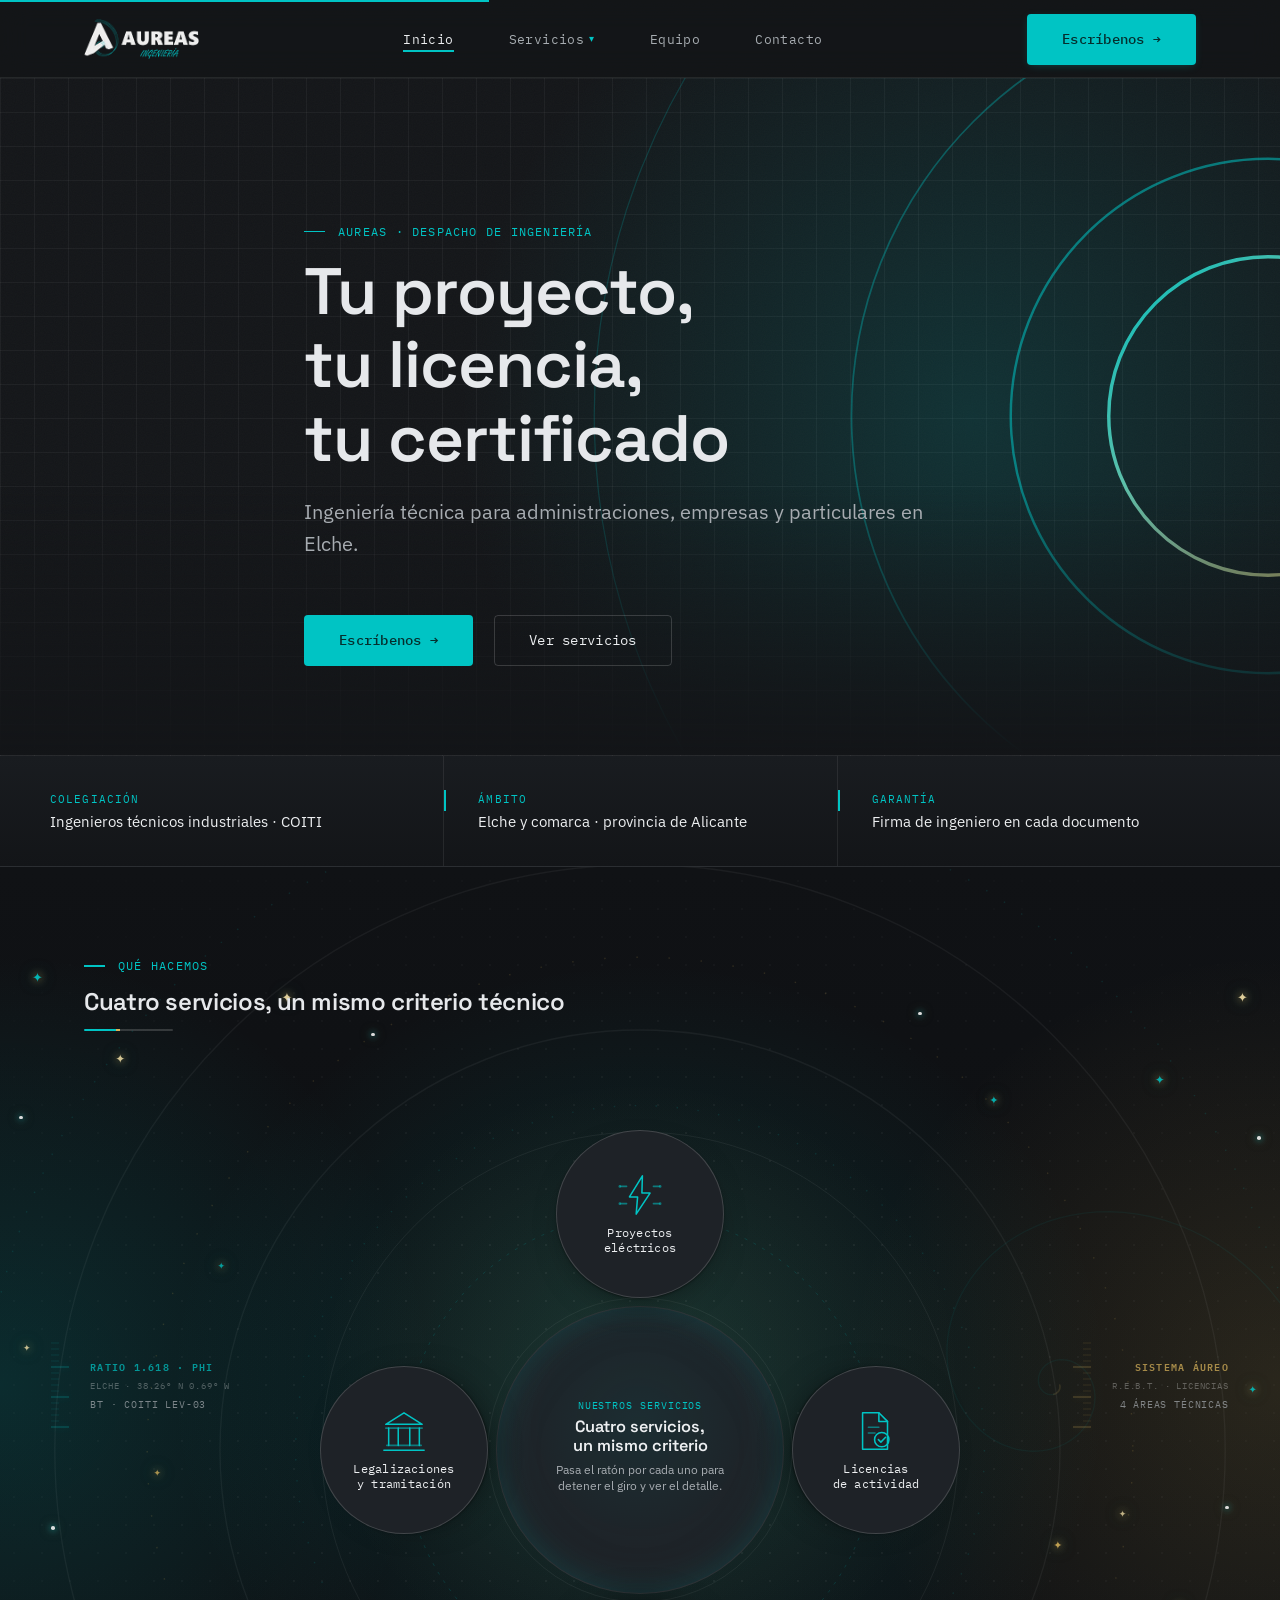
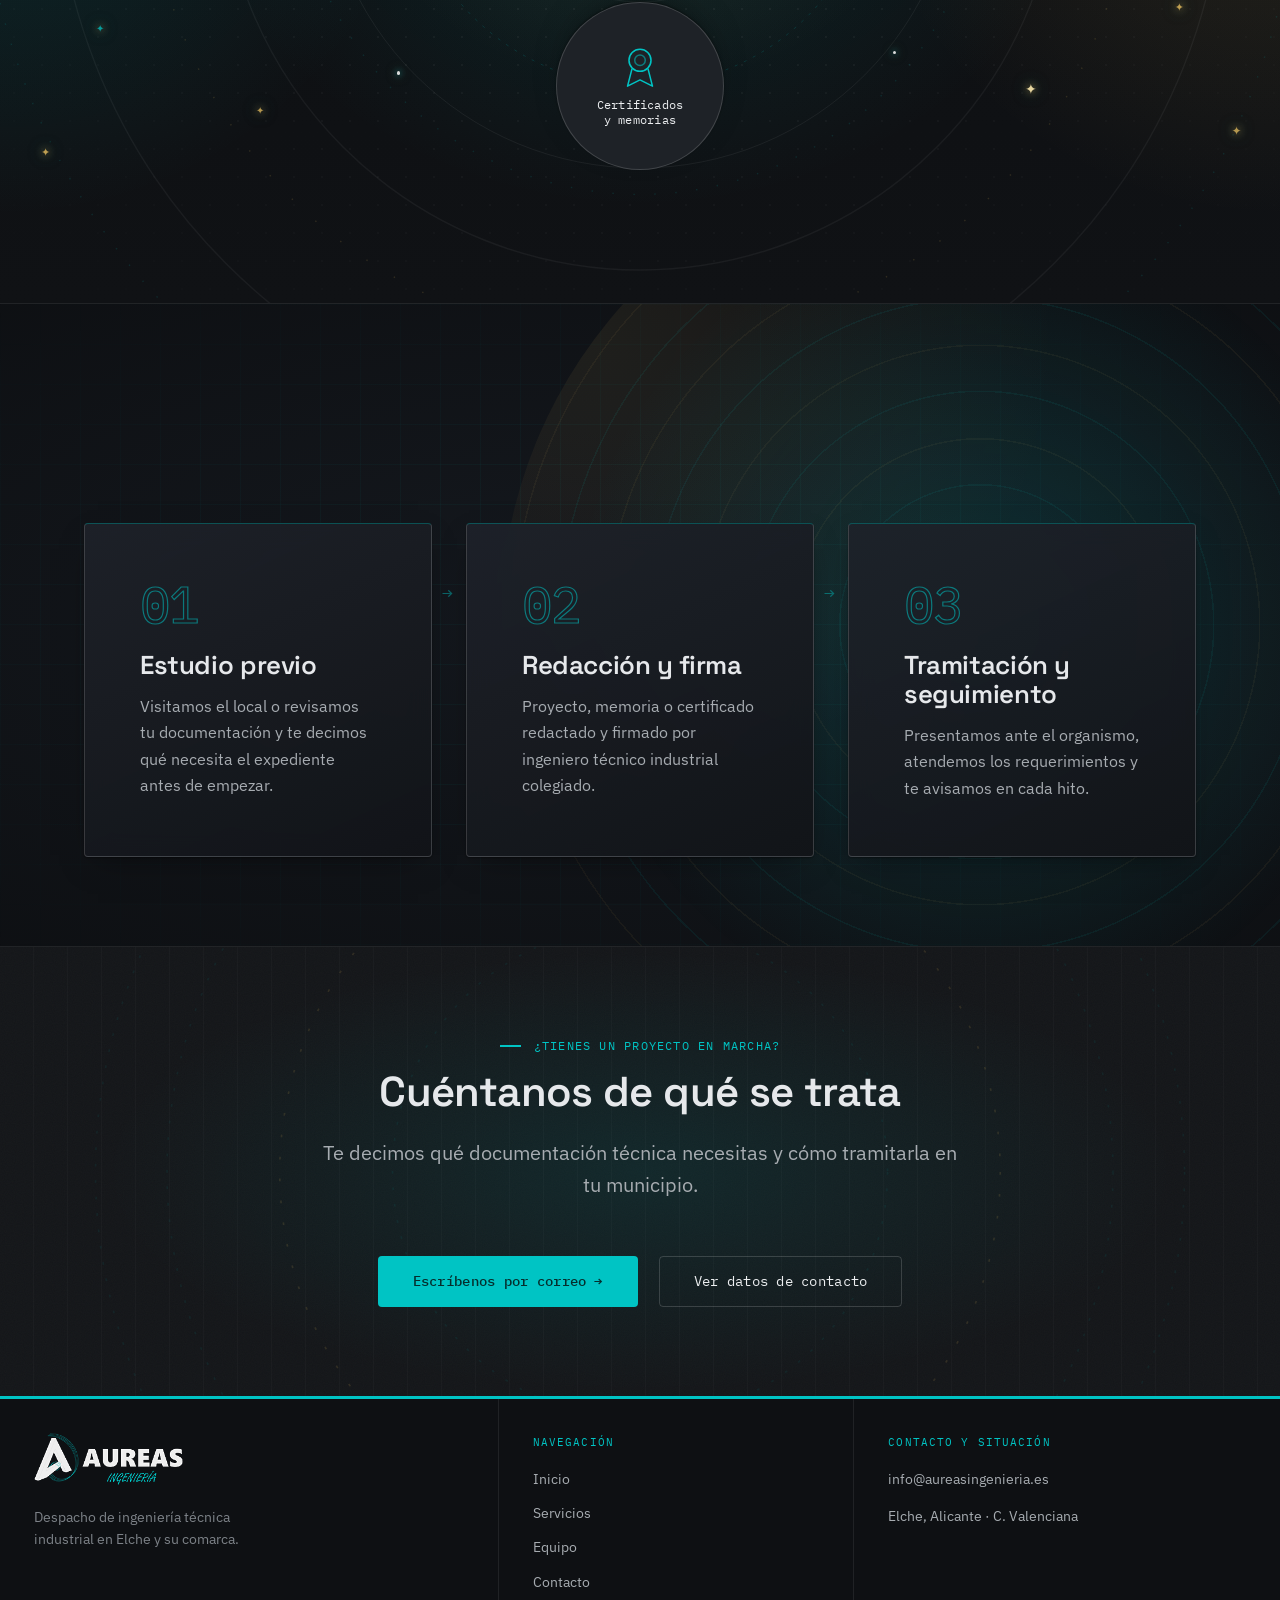
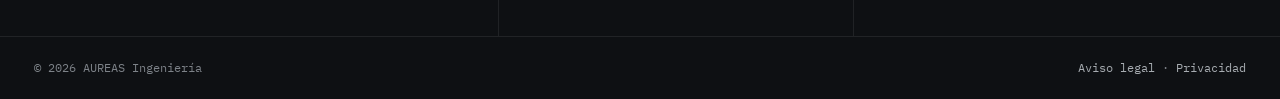
<file: index.html>
<!doctype html>
<html lang="es">
<head>
<meta charset="UTF-8">
<meta name="viewport" content="width=device-width, initial-scale=1.0, maximum-scale=1.0, user-scalable=no, viewport-fit=cover">
<title>AUREAS Ingeniería — Despacho de ingeniería técnica en Elche</title>
<meta name="description" content="Proyectos eléctricos, licencias de actividad, certificados y tramitación técnica en Elche y su comarca. Trabajamos con administraciones, empresas y particulares.">
<link rel="canonical" href="https://aureasingenieria.es/">
<meta name="color-scheme" content="dark">
<meta name="theme-color" content="#131518">

<link rel="icon" type="image/svg+xml" href="/assets/img/favicon.svg">
<link rel="icon" type="image/png" sizes="32x32" href="/assets/img/favicon-32.png">
<link rel="apple-touch-icon" sizes="180x180" href="/assets/img/apple-touch-icon.png">

<meta property="og:locale" content="es_ES">
<meta property="og:type" content="website">
<meta property="og:site_name" content="AUREAS Ingeniería">
<meta property="og:title" content="AUREAS Ingeniería — Despacho de ingeniería técnica en Elche">
<meta property="og:description" content="Proyectos eléctricos, licencias de actividad, certificados y tramitación técnica en Elche y su comarca.">
<meta property="og:image" content="https://aureasingenieria.es/assets/img/og-image.png">
<meta property="og:url" content="https://aureasingenieria.es/">
<meta name="twitter:card" content="summary_large_image">
<meta name="twitter:title" content="AUREAS Ingeniería — Despacho de ingeniería técnica en Elche">
<meta name="twitter:description" content="Proyectos eléctricos, licencias de actividad, certificados y tramitación técnica en Elche y comarca.">
<meta name="twitter:image" content="https://aureasingenieria.es/assets/img/og-image.png">

<link rel="preconnect" href="https://fonts.googleapis.com">
<link rel="preconnect" href="https://fonts.gstatic.com" crossorigin>
<link rel="stylesheet" href="https://fonts.googleapis.com/css2?family=Space+Grotesk:wght@500;600;700&family=IBM+Plex+Sans:wght@400;500;600&family=IBM+Plex+Mono:wght@400;500&display=swap">
<link rel="preload" as="image" href="/assets/img/logo-aureas-light.png">
<link rel="stylesheet" href="/assets/css/styles.css?v=4.4">
<script type="application/ld+json">
{
  "@context": "https://schema.org",
  "@type": "ProfessionalService",
  "name": "AUREAS Ingeniería",
  "image": "https://aureasingenieria.es/assets/img/og-image.png",
  "description": "Despacho de ingeniería técnica industrial en Elche: proyectos eléctricos de baja tensión, licencias de actividad, certificados y tramitaciones.",
  "url": "https://aureasingenieria.es/",
  "email": "info@aureasingenieria.es",
  "address": {
    "@type": "PostalAddress",
    "addressLocality": "Elche",
    "addressRegion": "Alicante",
    "addressCountry": "ES"
  },
  "areaServed": ["Elche", "Comarca del Baix Vinalopó", "Provincia de Alicante"],
  "priceRange": "€€",
  "openingHours": "Mo-Fr 08:30-18:30"
}
</script>
</head>
<body>
<a class="skip-link" href="#contenido">Saltar al contenido</a>
<header class="site-header">
  <div class="container site-header__inner">
    <a class="brand" href="/" aria-label="AUREAS Ingeniería — inicio">
      <img class="brand__logo-full" src="/assets/img/logo-aureas-light.png" alt="AUREAS Ingeniería" width="86" height="30">
    </a>
    <nav class="nav" aria-label="Navegación principal">
      <ul class="nav__links" id="nav-links">
        <li><a href="/" aria-current="page">Inicio</a></li>
        <li class="nav-item--dropdown">
          <a class="nav-link--dropdown" href="/servicios/" aria-haspopup="true" aria-expanded="false">
            Servicios <span class="dropdown-chevron" aria-hidden="true">▾</span>
          </a>
          <div class="nav-dropdown" role="menu">
            <a class="dropdown-item" href="/servicios/proyectos-electricos/" role="menuitem">
              <div class="dropdown-item__icon">⚡</div>
              <div class="dropdown-item__text">
                <strong>Proyectos eléctricos</strong>
                <span>Baja tensión, memorias MTD y visados</span>
              </div>
            </a>
            <a class="dropdown-item" href="/servicios/licencias-actividad/" role="menuitem">
              <div class="dropdown-item__icon">📋</div>
              <div class="dropdown-item__text">
                <strong>Licencias de actividad</strong>
                <span>Aperturas, DR, ambiental y OCAs</span>
              </div>
            </a>
            <a class="dropdown-item" href="/servicios/certificados/" role="menuitem">
              <div class="dropdown-item__icon">🏅</div>
              <div class="dropdown-item__text">
                <strong>Certificados y memorias</strong>
                <span>Solidez, persistencia y peritajes</span>
              </div>
            </a>
            <a class="dropdown-item" href="/servicios/legalizaciones/" role="menuitem">
              <div class="dropdown-item__icon">🏛️</div>
              <div class="dropdown-item__text">
                <strong>Legalizaciones</strong>
                <span>Industria, ayuntamientos y trámites</span>
              </div>
            </a>
            <div class="dropdown-footer">
              <a href="/servicios/">Ver visión general de servicios →</a>
            </div>
          </div>
        </li>
        <li><a href="/quienes-somos/">Equipo</a></li>
        <li><a href="/contacto/">Contacto</a></li>
      </ul>
      <a class="btn btn--primary nav__cta" href="mailto:info@aureasingenieria.es">Escríbenos <span class="btn__arrow" aria-hidden="true">→</span></a>
      <button class="nav-toggle" aria-expanded="false" aria-controls="nav-links">Menú</button>
    </nav>
  </div>
</header>

<main id="contenido">

  <section class="hero">
    <svg class="hero__arcs" viewBox="0 0 800 800" aria-hidden="true">
      <defs>
        <linearGradient id="arcGold" x1="0" y1="0" x2="1" y2="1">
          <stop offset="0" stop-color="#00c4c4"/>
          <stop offset=".55" stop-color="#8cc9a8"/>
          <stop offset="1" stop-color="#d9b45b"/>
        </linearGradient>
      </defs>
      <g class="rotor">
      <circle class="arc-gold" cx="560" cy="400" r="130" pathLength="100"/>
      <circle cx="560" cy="400" r="210" pathLength="100"/>
      <circle cx="560" cy="400" r="340" pathLength="100"/>
      <circle cx="560" cy="400" r="550" pathLength="100"/>
      </g>
    </svg>
    <div class="container hero__content">
      <p class="eyebrow">AUREAS · Despacho de ingeniería</p>
      <h1><span class="gild">Tu proyecto, tu licencia,<br>tu certificado</span></h1>
      <p class="lead">Ingeniería técnica para administraciones, empresas y particulares en Elche.</p>
      <div class="hero__actions">
        <a class="btn btn--primary" href="mailto:info@aureasingenieria.es">Escríbenos <span class="btn__arrow" aria-hidden="true">→</span></a>
        <a class="btn btn--ghost" href="/servicios/">Ver servicios</a>
      </div>
    </div>
  </section>

  <div class="cred-strip">
    <div class="container cred-strip__inner">
      <div class="cred-item">
        <span class="cred-item__k">Colegiación</span>
        <span class="cred-item__v">Ingenieros técnicos industriales · COITI</span>
      </div>
      <div class="cred-item">
        <span class="cred-item__k">Ámbito</span>
        <span class="cred-item__v">Elche y comarca · provincia de Alicante</span>
      </div>
      <div class="cred-item">
        <span class="cred-item__k">Garantía</span>
        <span class="cred-item__v">Firma de ingeniero en cada documento</span>
      </div>
    </div>
  </div>

  <section class="section section--galaxy">
    <svg class="bg-spiral" viewBox="0 0 800 800" aria-hidden="true">
      <g class="spin">
        <path class="spiral-eye" d="M406.0,400.0 L406.1,400.4 L406.2,400.9 L406.3,401.3 L406.3,401.8 L406.3,402.3 L406.2,402.8 L406.2,403.3 L406.0,403.8 L405.9,404.3 L405.7,404.8 L405.5,405.3 L405.2,405.8 L404.9,406.2 L404.5,406.7 L404.1,407.2 L403.7,407.6 L403.2,408.0 L402.7,408.4 L402.2,408.7 L401.6,409.1 L401.0,409.4 L400.3,409.6 L399.7,409.8"/>
        <path d="M400.3,409.6 L399.7,409.8 L399.0,410.0 L398.2,410.1 L397.5,410.2 L396.7,410.2 L395.9,410.1 L395.1,410.0 L394.3,409.9 L393.5,409.7 L392.7,409.4 L391.9,409.0 L391.1,408.6 L390.3,408.2 L389.5,407.6 L388.8,407.0 L388.1,406.3 L387.4,405.6 L386.7,404.8 L386.1,404.0 L385.6,403.1 L385.1,402.1 L384.7,401.1 L384.3,400.0 L384.0,398.9 L383.8,397.7 L383.6,396.5 L383.6,395.3 L383.6,394.0 L383.7,392.7 L383.9,391.4 L384.2,390.1 L384.6,388.8 L385.1,387.5 L385.7,386.2 L386.4,384.9 L387.2,383.7 L388.1,382.4 L389.2,381.3 L390.3,380.1 L391.5,379.0 L392.9,378.0 L394.3,377.1 L395.8,376.3 L397.4,375.5 L399.1,374.9 L400.9,374.3 L402.7,373.9 L404.7,373.6 L406.6,373.4 L408.6,373.4 L410.7,373.5 L412.8,373.7 L414.9,374.2 L417.0,374.7 L419.2,375.5 L421.3,376.4 L423.4,377.4 L425.4,378.7 L427.4,380.1 L429.4,381.6 L431.3,383.4 L433.0,385.3 L434.7,387.4 L436.3,389.6 L437.7,392.0 L439.0,394.5 L440.2,397.2 L441.1,400.0 L441.9,402.9 L442.5,406.0 L442.9,409.1 L443.1,412.3 L443.0,415.7 L442.7,419.0 L442.2,422.4 L441.4,425.9 L440.3,429.3 L439.0,432.7 L437.4,436.1 L435.6,439.5 L433.4,442.8 L431.0,446.0 L428.3,449.1 L425.4,452.0 L422.2,454.8 L418.7,457.5 L414.9,459.9 L411.0,462.1 L406.7,464.1 L402.3,465.8 L397.7,467.2 L392.8,468.3 L387.8,469.1 L382.7,469.6 L377.4,469.7 L372.0,469.4 L366.5,468.7 L360.9,467.7 L355.4,466.2 L349.8,464.2 L344.3,461.9 L338.8,459.1 L333.4,455.9 L328.1,452.2 L323.1,448.1 L318.2,443.5 L313.5,438.5 L309.1,433.1 L305.0,427.2 L301.2,421.0 L297.8,414.4 L294.9,407.4 L292.3,400.0 L290.3,392.3 L288.7,384.4 L287.7,376.1 L287.3,367.7 L287.4,359.0 L288.2,350.2 L289.6,341.3 L291.7,332.3 L294.4,323.3 L297.9,314.3 L302.0,305.4 L306.9,296.6 L312.5,288.0 L318.8,279.6 L325.8,271.5 L333.5,263.7 L342.0,256.4 L351.1,249.5 L360.9,243.2 L371.3,237.4 L382.4,232.2 L394.0,227.8 L406.1,224.0 L418.8,221.1 L431.9,219.0 L445.4,217.8 L459.3,217.6 L473.4,218.3 L487.8,220.1 L502.3,222.9 L516.8,226.8 L531.4,231.8 L545.9,237.9 L560.3,245.2 L574.4,253.7 L588.1,263.3 L601.4,274.1 L614.3,286.1 L626.5,299.2 L638.0,313.4 L648.7,328.7 L658.6,345.0 L667.4,362.4 L675.2,380.8 L681.9,400.0"/>
      </g>
    </svg>

    <!-- COSMOS DE ANCHO COMPLETO (100% viewport width) -->
    <div class="orbit-cosmos" aria-hidden="true">
      <!-- Flanco izquierdo: telemetría y escala técnica -->
      <div class="orbit-flank orbit-flank--left">
        <div class="orbit-ruler">
          <span></span><span></span><span></span><span></span><span class="ruler-major"></span>
          <span></span><span></span><span></span><span></span><span class="ruler-major"></span>
          <span></span><span></span><span></span><span></span><span class="ruler-major"></span>
        </div>
        <div class="orbit-data">
          <span class="data-tag">RATIO 1.618 · PHI</span>
          <span class="data-sub">ELCHE · 38.26° N 0.69° W</span>
          <span class="data-val">BT · COITI LEV-03</span>
        </div>
      </div>

      <!-- Flanco derecho: telemetría y coordenadas angulares -->
      <div class="orbit-flank orbit-flank--right">
        <div class="orbit-data text-right">
          <span class="data-tag">SISTEMA ÁUREO</span>
          <span class="data-sub">R.E.B.T. · LICENCIAS</span>
          <span class="data-val">4 ÁREAS TÉCNICAS</span>
        </div>
        <div class="orbit-ruler orbit-ruler--rev">
          <span></span><span></span><span></span><span></span><span class="ruler-major"></span>
          <span></span><span></span><span></span><span></span><span class="ruler-major"></span>
          <span></span><span></span><span></span><span></span><span class="ruler-major"></span>
        </div>
      </div>

      <!-- Constelaciones y estrellas en todo el ancho -->
      <span class="star star--edge-left-1">✦</span>
      <span class="star star--edge-left-2">✦</span>
      <span class="star star--edge-left-3">✦</span>
      <span class="star star--mid-left-1">✦</span>
      <span class="star star--mid-left-2">✦</span>
      <span class="star star--mid-left-3">✦</span>
      <span class="star star--1">✦</span>
      <span class="star star--2">✦</span>
      <span class="star star--3">✦</span>
      <span class="star star--4">✦</span>
      <span class="star star--5">✦</span>
      <span class="star star--6">✦</span>
      <span class="star star--mid-right-1">✦</span>
      <span class="star star--mid-right-2">✦</span>
      <span class="star star--mid-right-3">✦</span>
      <span class="star star--edge-right-1">✦</span>
      <span class="star star--edge-right-2">✦</span>
      <span class="star star--edge-right-3">✦</span>

      <!-- Micro puntos luminosos -->
      <span class="star star--dot dot--edge-left-1"></span>
      <span class="star star--dot dot--edge-left-2"></span>
      <span class="star star--dot dot--1"></span>
      <span class="star star--dot dot--2"></span>
      <span class="star star--dot dot--3"></span>
      <span class="star star--dot dot--4"></span>
      <span class="star star--dot dot--edge-right-1"></span>
      <span class="star star--dot dot--edge-right-2"></span>

      <!-- Estrellas fugaces sincronizadas con el destello áureo -->
      <span class="shooting-star shooting-star--1"></span>
      <span class="shooting-star shooting-star--2"></span>
      <span class="shooting-star shooting-star--3"></span>
      <span class="shooting-star shooting-star--4"></span>
      <span class="shooting-star shooting-star--wide-left"></span>
      <span class="shooting-star shooting-star--wide-right"></span>
    </div>

    <div class="container">
      <div class="section__head reveal">
        <p class="eyebrow">Qué hacemos</p>
        <h2>Cuatro servicios, un mismo criterio técnico</h2>
      </div>
      <div class="reveal">
        <div class="orbit-stage">
      <svg class="orbit-stage__deco" viewBox="0 0 1000 1000" aria-hidden="true">
        <g class="deco-spin">
          <circle class="deco-dash" cx="500" cy="500" r="470"/>
          <circle cx="500" cy="500" r="418"/>
          <circle class="deco-gold" cx="500" cy="500" r="352"/>
        </g>
        <g class="deco-spin-rev">
          <circle cx="500" cy="500" r="300"/>
          <circle class="deco-dash" cx="500" cy="500" r="246"/>
        </g>
      </svg>
      <div class="orbit" id="orbit">
        <svg class="orbit__field" viewBox="0 0 660 660" aria-hidden="true">
          <circle cx="330" cy="330" r="152"/>
          <circle class="orbit-track" cx="330" cy="330" r="236"/>
          <circle cx="330" cy="330" r="318"/>
        </svg>
        <div class="orbit__core" id="orbit-core" aria-live="polite">
          <span class="orbit__core-ref" data-core-ref>NUESTROS SERVICIOS</span>
          <span class="orbit__core-title" data-core-title>Cuatro servicios,<br>un mismo criterio</span>
          <span class="orbit__core-text" data-core-text>Pasa el ratón por cada uno para detener el giro y ver el detalle.</span>
          <span class="orbit__core-cta" data-core-cta></span>
        </div>
        <div class="orbit__ring">
        <button class="orbit__node" type="button"
                data-num="01" data-title="Proyectos e instalaciones eléctricas" data-text="Cálculo y documentación de instalaciones de baja tensión." data-who="Empresas y particulares"
                data-href="/servicios/proyectos-electricos/" aria-label="Proyectos e instalaciones eléctricas">
          <span class="orbit__node-fix">
            <span class="orbit__node-spin">
              <span class="orbit__node-content">
                <svg viewBox="0 0 48 48" fill="none" stroke="currentColor" stroke-width="1.6" stroke-linecap="round" stroke-linejoin="round" aria-hidden="true">
                  <path d="M26.5 4 13 26h8.5L20 44l14.5-22H26z"/>
                  <path d="M4 15h6M4 33h6M38 15h6M38 33h6" opacity=".55"/>
                  <circle cx="3" cy="15" r="1.4" fill="currentColor" stroke="none" opacity=".55"/>
                  <circle cx="3" cy="33" r="1.4" fill="currentColor" stroke="none" opacity=".55"/>
                  <circle cx="45" cy="15" r="1.4" fill="currentColor" stroke="none" opacity=".55"/>
                  <circle cx="45" cy="33" r="1.4" fill="currentColor" stroke="none" opacity=".55"/>
                </svg>
                <span class="orbit__node-label">Proyectos<br>eléctricos</span>
              </span>
            </span>
          </span>
        </button>
        <button class="orbit__node" type="button"
                data-num="02" data-title="Licencias de actividad" data-text="Documentación para abrir o modificar un local." data-who="Administración y empresas"
                data-href="/servicios/licencias-actividad/" aria-label="Licencias de actividad">
          <span class="orbit__node-fix">
            <span class="orbit__node-spin">
              <span class="orbit__node-content">
                <svg viewBox="0 0 48 48" fill="none" stroke="currentColor" stroke-width="1.6" stroke-linecap="round" stroke-linejoin="round" aria-hidden="true">
                  <path d="M10 5h17l9 9v29H10z"/>
                  <path d="M27 5v9h9"/>
                  <path d="M16 20h11M16 26h7" opacity=".55"/>
                  <circle cx="30" cy="33" r="7.5"/>
                  <path d="m26.5 33 2.6 2.6L34 30.6"/>
                </svg>
                <span class="orbit__node-label">Licencias<br>de actividad</span>
              </span>
            </span>
          </span>
        </button>
        <button class="orbit__node" type="button"
                data-num="03" data-title="Certificados y memorias" data-text="Documentación firmada por ingeniero colegiado." data-who="Todos los clientes"
                data-href="/servicios/certificados/" aria-label="Certificados y memorias">
          <span class="orbit__node-fix">
            <span class="orbit__node-spin">
              <span class="orbit__node-content">
                <svg viewBox="0 0 48 48" fill="none" stroke="currentColor" stroke-width="1.6" stroke-linecap="round" stroke-linejoin="round" aria-hidden="true">
                  <circle cx="24" cy="17" r="11.5"/>
                  <circle cx="24" cy="17" r="5.5" opacity=".55"/>
                  <path d="M15.5 26.5 11 44l13-6.5L37 44l-4.5-17.5"/>
                </svg>
                <span class="orbit__node-label">Certificados<br>y memorias</span>
              </span>
            </span>
          </span>
        </button>
        <button class="orbit__node" type="button"
                data-num="04" data-title="Legalizaciones y tramitación" data-text="Gestión del expediente hasta la resolución." data-who="Administración pública"
                data-href="/servicios/legalizaciones/" aria-label="Legalizaciones y tramitación">
          <span class="orbit__node-fix">
            <span class="orbit__node-spin">
              <span class="orbit__node-content">
                <svg viewBox="0 0 48 48" fill="none" stroke="currentColor" stroke-width="1.6" stroke-linecap="round" stroke-linejoin="round" aria-hidden="true">
                  <path d="M3 44h42"/>
                  <path d="M24 5 5 17h38z"/>
                  <path d="M8 21v18M18 21v18M30 21v18M40 21v18"/>
                  <path d="M5 21h38M6 39h36" opacity=".55"/>
                </svg>
                <span class="orbit__node-label">Legalizaciones<br>y tramitación</span>
              </span>
            </span>
          </span>
        </button>
        </div>
      </div>
      </div>
      </div>
    </div>
  </section>

  <section class="section section--mist">
    <div class="container">
      <div class="section__head reveal">
        <p class="eyebrow">Cómo trabajamos</p>
        <h2>Del primer croquis a la resolución</h2>
      </div>
      <div class="reveal">
        <div class="seq" id="seq">
        <div class="seq__track" id="seq-track">
          <article class="seq__slide is-current" data-seq-slide="0">
            <div class="seq__slide-num">01</div>
            <h3>Estudio previo</h3>
            <p>Visitamos el local o revisamos tu documentación y te decimos qué necesita el expediente antes de empezar.</p>
          </article>
          <article class="seq__slide" data-seq-slide="1">
            <div class="seq__slide-num">02</div>
            <h3>Redacción y firma</h3>
            <p>Proyecto, memoria o certificado redactado y firmado por ingeniero técnico industrial colegiado.</p>
          </article>
          <article class="seq__slide" data-seq-slide="2">
            <div class="seq__slide-num">03</div>
            <h3>Tramitación y seguimiento</h3>
            <p>Presentamos ante el organismo, atendemos los requerimientos y te avisamos en cada hito.</p>
          </article>
        </div>
        <div class="seq__rail" aria-hidden="true">
          <button class="seq__dot is-current" data-seq-dot="0" aria-label="Ir al paso 1"></button>
          <button class="seq__dot" data-seq-dot="1" aria-label="Ir al paso 2"></button>
          <button class="seq__dot" data-seq-dot="2" aria-label="Ir al paso 3"></button>
        </div>
        </div>
      </div>
    </div>
  </section>

  <section class="section cta-final">
    <svg class="cta-final__arcs" viewBox="0 0 800 800" aria-hidden="true">
      <g class="spin-slow">
        <circle cx="400" cy="400" r="180"/>
        <circle class="gold-ring" cx="400" cy="400" r="262"/>
        <circle cx="400" cy="400" r="344"/>
        <circle cx="400" cy="400" r="396"/>
      </g>
    </svg>
    <div class="container" style="text-align:center">
      <div class="reveal">
        <p class="eyebrow" style="justify-content:center">¿Tienes un proyecto en marcha?</p>
        <h2 style="margin-top:var(--sp-2);font-size:var(--text-h2)">Cuéntanos de qué se trata</h2>
        <p class="lead" style="margin-inline:auto;margin-top:var(--sp-3)">Te decimos qué documentación técnica necesitas y cómo tramitarla en tu municipio.</p>
        <div style="margin-top:var(--sp-5);display:flex;gap:var(--sp-3);justify-content:center;flex-wrap:wrap">
          <a class="btn btn--primary" href="mailto:info@aureasingenieria.es">Escríbenos por correo <span class="btn__arrow" aria-hidden="true">→</span></a>
          <a class="btn btn--ghost" href="/contacto/">Ver datos de contacto</a>
        </div>
      </div>
    </div>
  </section>

</main>

<footer class="cajetin-footer">
  <div class="cajetin-footer__top">
    <div class="cajetin-cell cajetin-footer__brand">
      <img class="footer-logo" src="/assets/img/logo-aureas-light.png" alt="AUREAS Ingeniería" loading="lazy" decoding="async">
      <p>Despacho de ingeniería técnica industrial en Elche y su comarca.</p>
    </div>
    <div class="cajetin-cell">
      <div class="cajetin-cell__label">Navegación</div>
      <ul>
        <li><a href="/">Inicio</a></li>
        <li><a href="/servicios/">Servicios</a></li>
        <li><a href="/quienes-somos/">Equipo</a></li>
        <li><a href="/contacto/">Contacto</a></li>
      </ul>
    </div>
    <div class="cajetin-cell">
      <div class="cajetin-cell__label">Contacto y Situación</div>
      <ul>
        <li><a href="mailto:info@aureasingenieria.es">info@aureasingenieria.es</a></li>
      </ul>
      <p style="margin-top:var(--sp-2)">Elche, Alicante · C. Valenciana</p>
    </div>
  </div>
  <div class="cajetin-footer__bottom">
    <span>© <span data-year></span> AUREAS Ingeniería</span>
    <span><a href="/aviso-legal/">Aviso legal</a> · <a href="/privacidad/">Privacidad</a></span>
  </div>
</footer>
<script src="/assets/js/main.js?v=4.4"></script>
</body>
</html>
</file>
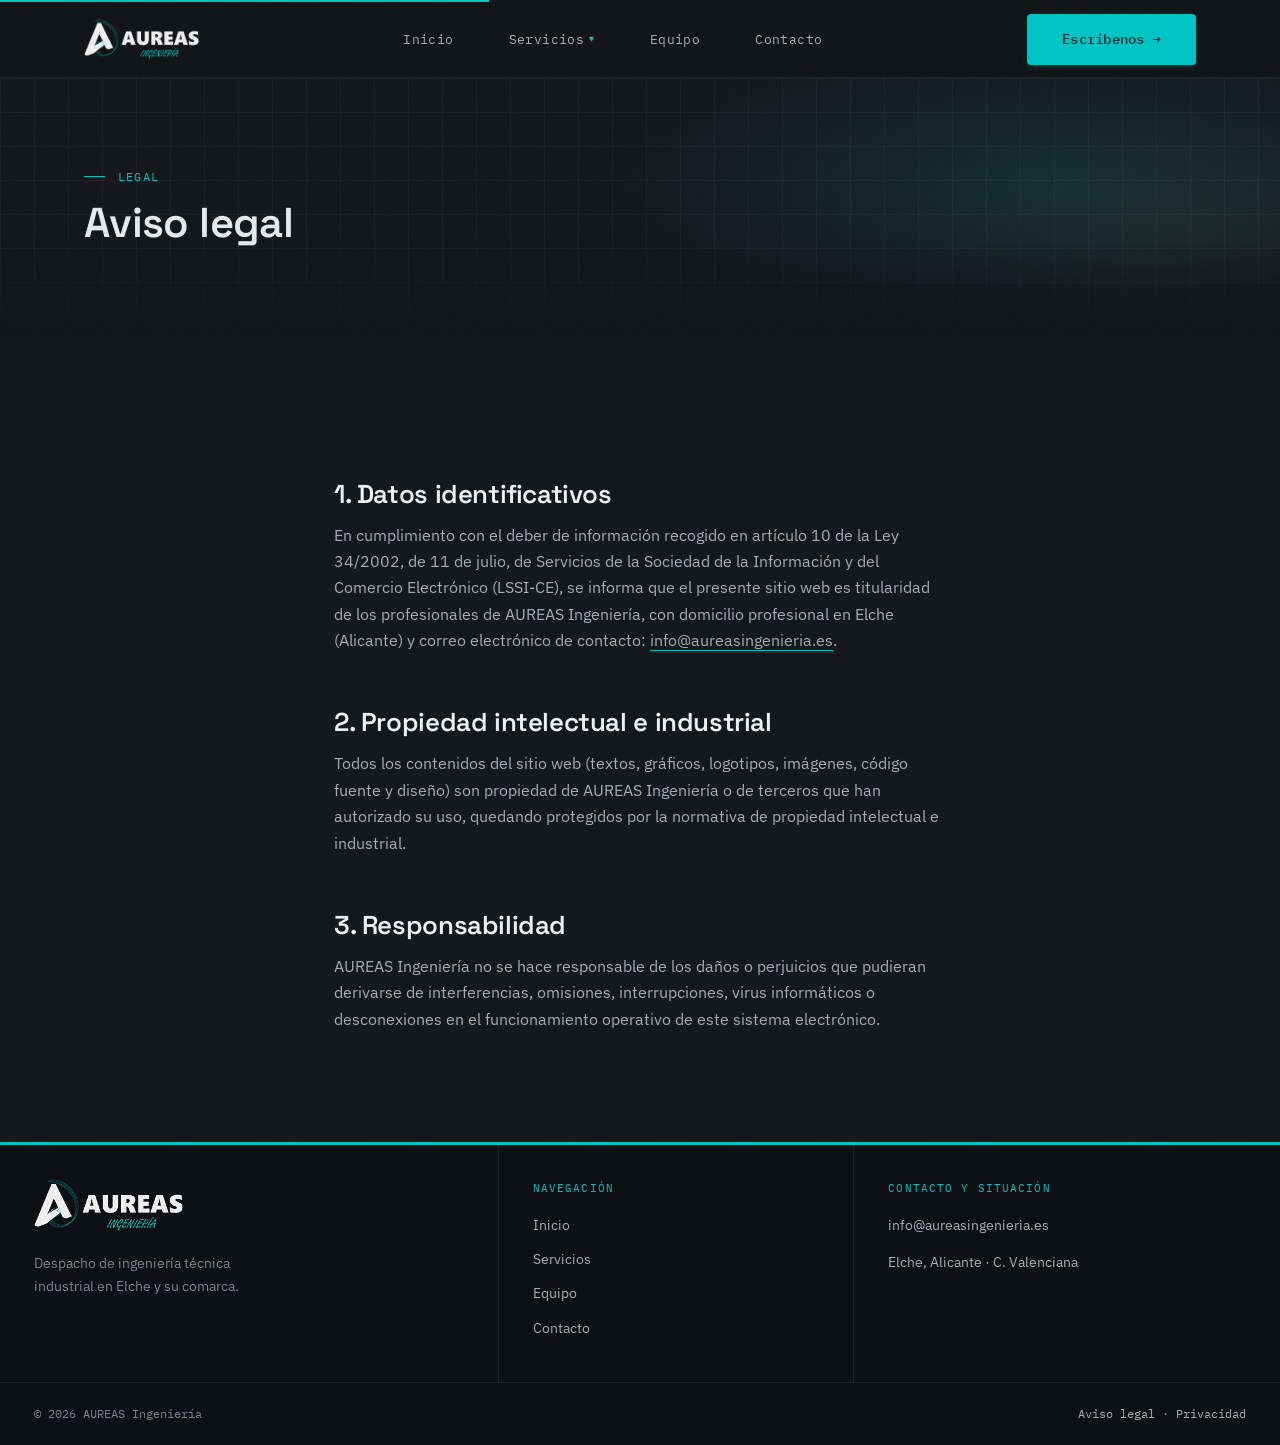
<file: aviso-legal/index.html>
<!doctype html>
<html lang="es">
<head>
<meta charset="UTF-8">
<meta name="viewport" content="width=device-width, initial-scale=1.0, maximum-scale=1.0, user-scalable=no, viewport-fit=cover">
<title>Aviso legal — AUREAS Ingeniería</title>
<meta name="description" content="Identificación del prestador del sitio aureasingenieria.es.">
<link rel="canonical" href="https://aureasingenieria.es/aviso-legal/">
<meta name="color-scheme" content="dark">
<meta name="theme-color" content="#131518">

<link rel="icon" type="image/svg+xml" href="/assets/img/favicon.svg">
<link rel="icon" type="image/png" sizes="32x32" href="/assets/img/favicon-32.png">
<link rel="apple-touch-icon" sizes="180x180" href="/assets/img/apple-touch-icon.png">

<meta property="og:locale" content="es_ES">
<meta property="og:type" content="website">
<meta property="og:site_name" content="AUREAS Ingeniería">
<meta property="og:title" content="Aviso legal — AUREAS Ingeniería">
<meta property="og:description" content="Identificación del prestador del sitio aureasingenieria.es.">
<meta property="og:image" content="https://aureasingenieria.es/assets/img/og-image.png">
<meta property="og:url" content="https://aureasingenieria.es/aviso-legal/">
<meta name="twitter:card" content="summary_large_image">
<meta name="twitter:title" content="Aviso legal — AUREAS Ingeniería">
<meta name="twitter:description" content="Identificación del prestador del sitio aureasingenieria.es.">
<meta name="twitter:image" content="https://aureasingenieria.es/assets/img/og-image.png">

<link rel="preconnect" href="https://fonts.googleapis.com">
<link rel="preconnect" href="https://fonts.gstatic.com" crossorigin>
<link rel="stylesheet" href="https://fonts.googleapis.com/css2?family=Space+Grotesk:wght@500;600;700&family=IBM+Plex+Sans:wght@400;500;600&family=IBM+Plex+Mono:wght@400;500&display=swap">
<link rel="preload" as="image" href="/assets/img/logo-aureas-light.png">
<link rel="stylesheet" href="/assets/css/styles.css?v=4.4">
</head>
<body>
<a class="skip-link" href="#contenido">Saltar al contenido</a>
<header class="site-header">
  <div class="container site-header__inner">
    <a class="brand" href="/" aria-label="AUREAS Ingeniería — inicio">
      <img class="brand__logo-full" src="/assets/img/logo-aureas-light.png" alt="AUREAS Ingeniería" width="86" height="30">
    </a>
    <nav class="nav" aria-label="Navegación principal">
      <ul class="nav__links" id="nav-links">
        <li><a href="/">Inicio</a></li>
        <li class="nav-item--dropdown">
          <a class="nav-link--dropdown" href="/servicios/" aria-haspopup="true" aria-expanded="false">
            Servicios <span class="dropdown-chevron" aria-hidden="true">▾</span>
          </a>
          <div class="nav-dropdown" role="menu">
            <a class="dropdown-item" href="/servicios/proyectos-electricos/" role="menuitem">
              <div class="dropdown-item__icon">⚡</div>
              <div class="dropdown-item__text">
                <strong>Proyectos eléctricos</strong>
                <span>Baja tensión, memorias MTD y visados</span>
              </div>
            </a>
            <a class="dropdown-item" href="/servicios/licencias-actividad/" role="menuitem">
              <div class="dropdown-item__icon">📋</div>
              <div class="dropdown-item__text">
                <strong>Licencias de actividad</strong>
                <span>Aperturas, DR, ambiental y OCAs</span>
              </div>
            </a>
            <a class="dropdown-item" href="/servicios/certificados/" role="menuitem">
              <div class="dropdown-item__icon">🏅</div>
              <div class="dropdown-item__text">
                <strong>Certificados y memorias</strong>
                <span>Solidez, persistencia y peritajes</span>
              </div>
            </a>
            <a class="dropdown-item" href="/servicios/legalizaciones/" role="menuitem">
              <div class="dropdown-item__icon">🏛️</div>
              <div class="dropdown-item__text">
                <strong>Legalizaciones</strong>
                <span>Industria, ayuntamientos y trámites</span>
              </div>
            </a>
            <div class="dropdown-footer">
              <a href="/servicios/">Ver visión general de servicios →</a>
            </div>
          </div>
        </li>
        <li><a href="/quienes-somos/">Equipo</a></li>
        <li><a href="/contacto/">Contacto</a></li>
      </ul>
      <a class="btn btn--primary nav__cta" href="mailto:info@aureasingenieria.es">Escríbenos <span class="btn__arrow" aria-hidden="true">→</span></a>
      <button class="nav-toggle" aria-expanded="false" aria-controls="nav-links">Menú</button>
    </nav>
  </div>
</header>

<main id="contenido">

  <section class="section page-hero">
    <div class="container">
      <p class="eyebrow">Legal</p>
      <h1 style="font-size:var(--text-h2);margin-top:var(--sp-2)"><span class="gild">Aviso legal</span></h1>
    </div>
  </section>

  <section class="section">
    <div class="container prose">
      <h2>1. Datos identificativos</h2>
      <p>En cumplimiento con el deber de información recogido en artículo 10 de la Ley 34/2002, de 11 de julio, de Servicios de la Sociedad de la Información y del Comercio Electrónico (LSSI-CE), se informa que el presente sitio web es titularidad de los profesionales de AUREAS Ingeniería, con domicilio profesional en Elche (Alicante) y correo electrónico de contacto: <a href="mailto:info@aureasingenieria.es">info@aureasingenieria.es</a>.</p>
      
      <h2>2. Propiedad intelectual e industrial</h2>
      <p>Todos los contenidos del sitio web (textos, gráficos, logotipos, imágenes, código fuente y diseño) son propiedad de AUREAS Ingeniería o de terceros que han autorizado su uso, quedando protegidos por la normativa de propiedad intelectual e industrial.</p>

      <h2>3. Responsabilidad</h2>
      <p>AUREAS Ingeniería no se hace responsable de los daños o perjuicios que pudieran derivarse de interferencias, omisiones, interrupciones, virus informáticos o desconexiones en el funcionamiento operativo de este sistema electrónico.</p>
    </div>
  </section>

</main>

<footer class="cajetin-footer">
  <div class="cajetin-footer__top">
    <div class="cajetin-cell cajetin-footer__brand">
      <img class="footer-logo" src="/assets/img/logo-aureas-light.png" alt="AUREAS Ingeniería" loading="lazy" decoding="async">
      <p>Despacho de ingeniería técnica industrial en Elche y su comarca.</p>
    </div>
    <div class="cajetin-cell">
      <div class="cajetin-cell__label">Navegación</div>
      <ul>
        <li><a href="/">Inicio</a></li>
        <li><a href="/servicios/">Servicios</a></li>
        <li><a href="/quienes-somos/">Equipo</a></li>
        <li><a href="/contacto/">Contacto</a></li>
      </ul>
    </div>
    <div class="cajetin-cell">
      <div class="cajetin-cell__label">Contacto y Situación</div>
      <ul>
        <li><a href="mailto:info@aureasingenieria.es">info@aureasingenieria.es</a></li>
      </ul>
      <p style="margin-top:var(--sp-2)">Elche, Alicante · C. Valenciana</p>
    </div>
  </div>
  <div class="cajetin-footer__bottom">
    <span>© <span data-year></span> AUREAS Ingeniería</span>
    <span><a href="/aviso-legal/">Aviso legal</a> · <a href="/privacidad/">Privacidad</a></span>
  </div>
</footer>
<script src="/assets/js/main.js?v=4.4"></script>
</body>
</html>
</file>
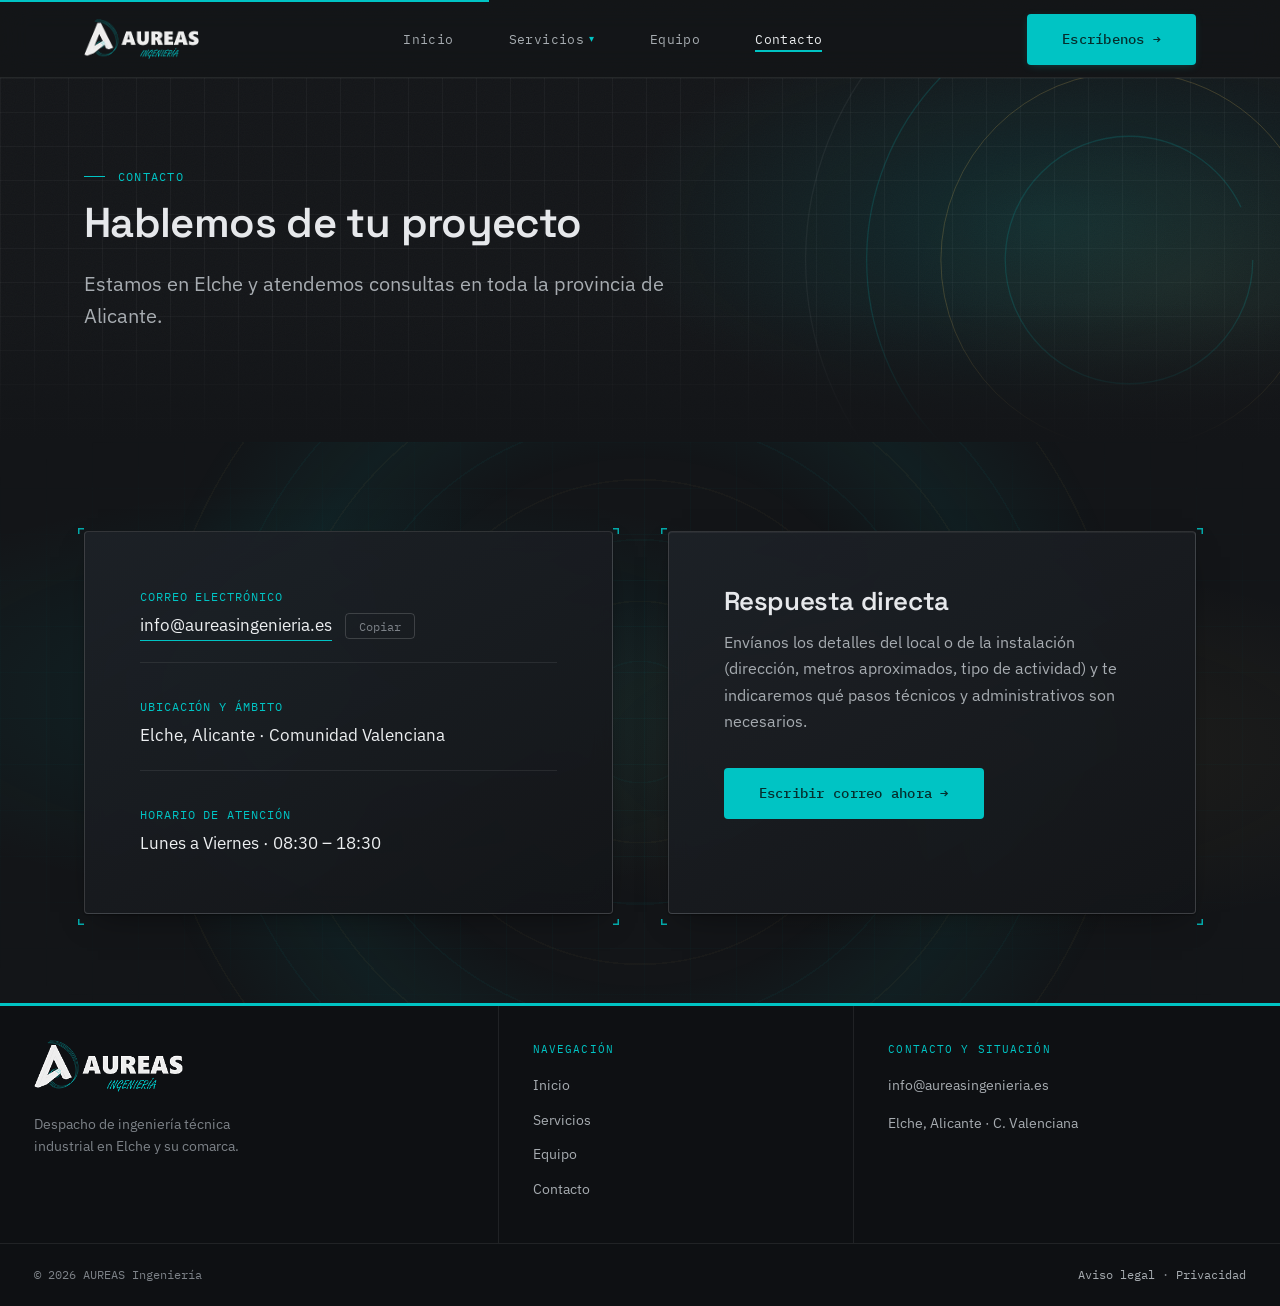
<file: contacto/index.html>
<!doctype html>
<html lang="es">
<head>
<meta charset="UTF-8">
<meta name="viewport" content="width=device-width, initial-scale=1.0, maximum-scale=1.0, user-scalable=no, viewport-fit=cover">
<title>Contacto — AUREAS Ingeniería</title>
<meta name="description" content="Escríbenos a info@aureasingenieria.es. Despacho de ingeniería técnica en Elche, Alicante.">
<link rel="canonical" href="https://aureasingenieria.es/contacto/">
<meta name="color-scheme" content="dark">
<meta name="theme-color" content="#131518">

<link rel="icon" type="image/svg+xml" href="/assets/img/favicon.svg">
<link rel="icon" type="image/png" sizes="32x32" href="/assets/img/favicon-32.png">
<link rel="apple-touch-icon" sizes="180x180" href="/assets/img/apple-touch-icon.png">

<meta property="og:locale" content="es_ES">
<meta property="og:type" content="website">
<meta property="og:site_name" content="AUREAS Ingeniería">
<meta property="og:title" content="Contacto — AUREAS Ingeniería">
<meta property="og:description" content="Escríbenos a info@aureasingenieria.es. Despacho de ingeniería técnica en Elche, Alicante.">
<meta property="og:image" content="https://aureasingenieria.es/assets/img/og-image.png">
<meta property="og:url" content="https://aureasingenieria.es/contacto/">
<meta name="twitter:card" content="summary_large_image">
<meta name="twitter:title" content="Contacto — AUREAS Ingeniería">
<meta name="twitter:description" content="Escríbenos a info@aureasingenieria.es. Despacho de ingeniería técnica en Elche, Alicante.">
<meta name="twitter:image" content="https://aureasingenieria.es/assets/img/og-image.png">

<link rel="preconnect" href="https://fonts.googleapis.com">
<link rel="preconnect" href="https://fonts.gstatic.com" crossorigin>
<link rel="stylesheet" href="https://fonts.googleapis.com/css2?family=Space+Grotesk:wght@500;600;700&family=IBM+Plex+Sans:wght@400;500;600&family=IBM+Plex+Mono:wght@400;500&display=swap">
<link rel="preload" as="image" href="/assets/img/logo-aureas-light.png">
<link rel="stylesheet" href="/assets/css/styles.css?v=4.4">
<script type="application/ld+json">
{
  "@context": "https://schema.org",
  "@type": "ContactPage",
  "name": "Contacto — AUREAS Ingeniería",
  "description": "Contacto directo con el equipo técnico de AUREAS Ingeniería en Elche, Alicante.",
  "url": "https://aureasingenieria.es/contacto/",
  "mainEntity": {
    "@type": "ProfessionalService",
    "name": "AUREAS Ingeniería",
    "email": "info@aureasingenieria.es",
    "telephone": "+34600000000",
    "address": {
      "@type": "PostalAddress",
      "addressLocality": "Elche",
      "addressRegion": "Alicante",
      "addressCountry": "ES"
    }
  }
}
</script>
</head>
<body>
<a class="skip-link" href="#contenido">Saltar al contenido</a>
<header class="site-header">
  <div class="container site-header__inner">
    <a class="brand" href="/" aria-label="AUREAS Ingeniería — inicio">
      <img class="brand__logo-full" src="/assets/img/logo-aureas-light.png" alt="AUREAS Ingeniería" width="86" height="30">
    </a>
    <nav class="nav" aria-label="Navegación principal">
      <ul class="nav__links" id="nav-links">
        <li><a href="/">Inicio</a></li>
        <li class="nav-item--dropdown">
          <a class="nav-link--dropdown" href="/servicios/" aria-haspopup="true" aria-expanded="false">
            Servicios <span class="dropdown-chevron" aria-hidden="true">▾</span>
          </a>
          <div class="nav-dropdown" role="menu">
            <a class="dropdown-item" href="/servicios/proyectos-electricos/" role="menuitem">
              <div class="dropdown-item__icon">⚡</div>
              <div class="dropdown-item__text">
                <strong>Proyectos eléctricos</strong>
                <span>Baja tensión, memorias MTD y visados</span>
              </div>
            </a>
            <a class="dropdown-item" href="/servicios/licencias-actividad/" role="menuitem">
              <div class="dropdown-item__icon">📋</div>
              <div class="dropdown-item__text">
                <strong>Licencias de actividad</strong>
                <span>Aperturas, DR, ambiental y OCAs</span>
              </div>
            </a>
            <a class="dropdown-item" href="/servicios/certificados/" role="menuitem">
              <div class="dropdown-item__icon">🏅</div>
              <div class="dropdown-item__text">
                <strong>Certificados y memorias</strong>
                <span>Solidez, persistencia y peritajes</span>
              </div>
            </a>
            <a class="dropdown-item" href="/servicios/legalizaciones/" role="menuitem">
              <div class="dropdown-item__icon">🏛️</div>
              <div class="dropdown-item__text">
                <strong>Legalizaciones</strong>
                <span>Industria, ayuntamientos y trámites</span>
              </div>
            </a>
            <div class="dropdown-footer">
              <a href="/servicios/">Ver visión general de servicios →</a>
            </div>
          </div>
        </li>
        <li><a href="/quienes-somos/">Equipo</a></li>
        <li><a href="/contacto/" aria-current="page">Contacto</a></li>
      </ul>
      <a class="btn btn--primary nav__cta" href="mailto:info@aureasingenieria.es">Escríbenos <span class="btn__arrow" aria-hidden="true">→</span></a>
      <button class="nav-toggle" aria-expanded="false" aria-controls="nav-links">Menú</button>
    </nav>
  </div>
</header>

<main id="contenido">

  <section class="section page-hero">
    <svg class="page-hero__arcs" viewBox="0 0 800 800" aria-hidden="true">
      <g class="arcs-spin">
        <circle cx="400" cy="400" r="150" pathLength="100"/>
        <circle class="gold" cx="400" cy="400" r="228" pathLength="100"/>
        <circle cx="400" cy="400" r="318" pathLength="100"/>
        <circle class="faint" cx="400" cy="400" r="392"/>
      </g>
    </svg>
    <div class="container">
      <p class="eyebrow">Contacto</p>
      <h1 style="font-size:var(--text-h2);margin-top:var(--sp-2)"><span class="gild">Hablemos de tu proyecto</span></h1>
      <p class="lead" style="margin-top:var(--sp-3)">Estamos en Elche y atendemos consultas en toda la provincia de Alicante.</p>
    </div>
  </section>

  <section class="section section--contact">
    <div class="container">
      <div class="contact-grid reveal">
        <div class="contact-card">
          <span class="plano-frame__mark plano-frame__mark--tl"><svg viewBox="0 0 15 15" fill="currentColor"><path d="M0 0h6v1.5H1.5V6H0V0z"/></svg></span>
          <span class="plano-frame__mark plano-frame__mark--tr"><svg viewBox="0 0 15 15" fill="currentColor"><path d="M15 0H9v1.5h4.5V6H15V0z"/></svg></span>
          <span class="plano-frame__mark plano-frame__mark--bl"><svg viewBox="0 0 15 15" fill="currentColor"><path d="M0 15h6v-1.5H1.5V9H0v6z"/></svg></span>
          <span class="plano-frame__mark plano-frame__mark--br"><svg viewBox="0 0 15 15" fill="currentColor"><path d="M15 15H9v-1.5h4.5V9H15v6z"/></svg></span>
          <div class="contact-card__item">
            <span class="contact-item__label">Correo electrónico</span>
            <div class="contact-item__value">
              <a href="mailto:info@aureasingenieria.es">info@aureasingenieria.es</a>
              <button class="copy-btn" type="button" data-copy="info@aureasingenieria.es" aria-label="Copiar correo electrónico">Copiar</button>
            </div>
          </div>
          <div class="contact-card__item">
            <span class="contact-item__label">Ubicación y ámbito</span>
            <div class="contact-item__value">
              <span>Elche, Alicante · Comunidad Valenciana</span>
            </div>
          </div>
          <div class="contact-card__item">
            <span class="contact-item__label">Horario de atención</span>
            <div class="contact-item__value">
              <span>Lunes a Viernes · 08:30 – 18:30</span>
            </div>
          </div>
        </div>

        <div class="plano-frame">
          <span class="plano-frame__mark plano-frame__mark--tl"><svg viewBox="0 0 15 15" fill="currentColor"><path d="M0 0h6v1.5H1.5V6H0V0z"/></svg></span>
          <span class="plano-frame__mark plano-frame__mark--tr"><svg viewBox="0 0 15 15" fill="currentColor"><path d="M15 0H9v1.5h4.5V6H15V0z"/></svg></span>
          <span class="plano-frame__mark plano-frame__mark--bl"><svg viewBox="0 0 15 15" fill="currentColor"><path d="M0 15h6v-1.5H1.5V9H0v6z"/></svg></span>
          <span class="plano-frame__mark plano-frame__mark--br"><svg viewBox="0 0 15 15" fill="currentColor"><path d="M15 15H9v-1.5h4.5V9H15v6z"/></svg></span>
          <h2 style="font-size:var(--text-h3)">Respuesta directa</h2>
          <p style="margin-top:var(--sp-2);color:var(--text-soft)">Envíanos los detalles del local o de la instalación (dirección, metros aproximados, tipo de actividad) y te indicaremos qué pasos técnicos y administrativos son necesarios.</p>
          <div style="margin-top:var(--sp-4)">
            <a class="btn btn--primary" href="mailto:info@aureasingenieria.es">Escribir correo ahora <span class="btn__arrow" aria-hidden="true">→</span></a>
          </div>
        </div>
      </div>
    </div>
  </section>

</main>

<footer class="cajetin-footer">
  <div class="cajetin-footer__top">
    <div class="cajetin-cell cajetin-footer__brand">
      <img class="footer-logo" src="/assets/img/logo-aureas-light.png" alt="AUREAS Ingeniería" loading="lazy" decoding="async">
      <p>Despacho de ingeniería técnica industrial en Elche y su comarca.</p>
    </div>
    <div class="cajetin-cell">
      <div class="cajetin-cell__label">Navegación</div>
      <ul>
        <li><a href="/">Inicio</a></li>
        <li><a href="/servicios/">Servicios</a></li>
        <li><a href="/quienes-somos/">Equipo</a></li>
        <li><a href="/contacto/">Contacto</a></li>
      </ul>
    </div>
    <div class="cajetin-cell">
      <div class="cajetin-cell__label">Contacto y Situación</div>
      <ul>
        <li><a href="mailto:info@aureasingenieria.es">info@aureasingenieria.es</a></li>
      </ul>
      <p style="margin-top:var(--sp-2)">Elche, Alicante · C. Valenciana</p>
    </div>
  </div>
  <div class="cajetin-footer__bottom">
    <span>© <span data-year></span> AUREAS Ingeniería</span>
    <span><a href="/aviso-legal/">Aviso legal</a> · <a href="/privacidad/">Privacidad</a></span>
  </div>
</footer>
<script src="/assets/js/main.js?v=4.4"></script>
</body>
</html>
</file>
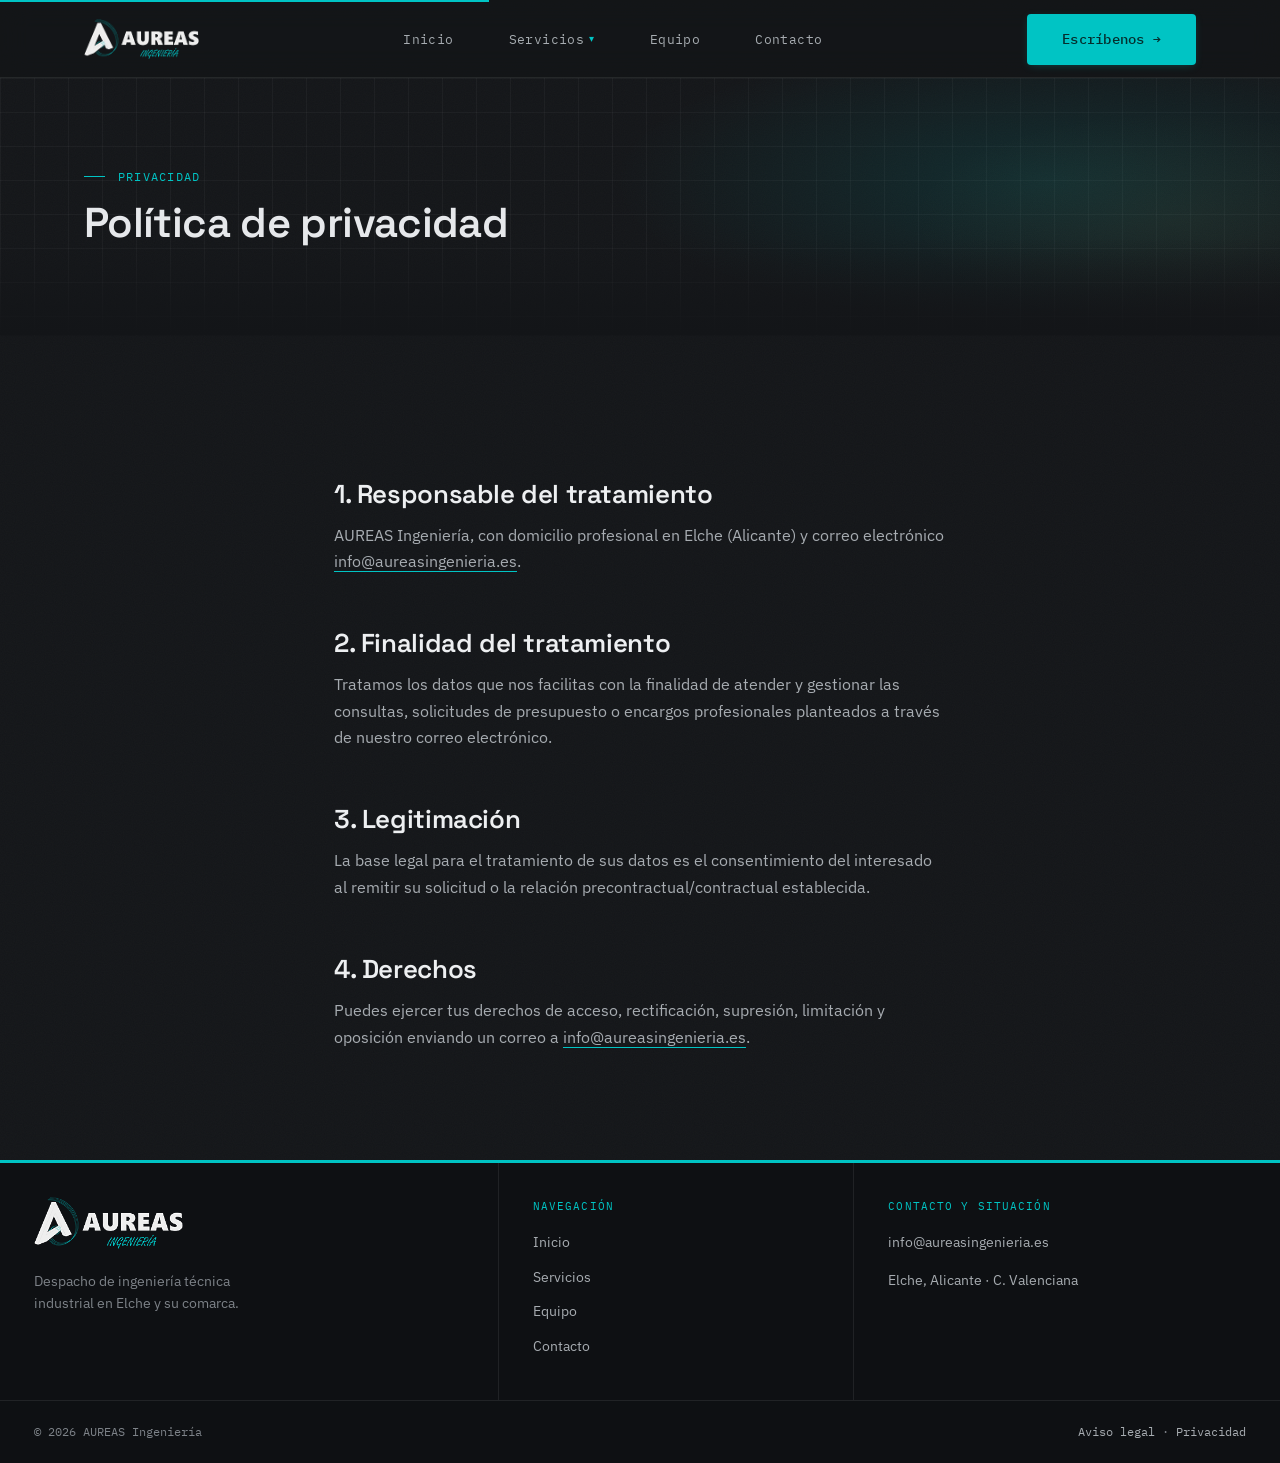
<file: privacidad/index.html>
<!doctype html>
<html lang="es">
<head>
<meta charset="UTF-8">
<meta name="viewport" content="width=device-width, initial-scale=1.0, maximum-scale=1.0, user-scalable=no, viewport-fit=cover">
<title>Política de privacidad — AUREAS Ingeniería</title>
<meta name="description" content="Cómo se tratan los datos personales en aureasingenieria.es.">
<link rel="canonical" href="https://aureasingenieria.es/privacidad/">
<meta name="color-scheme" content="dark">
<meta name="theme-color" content="#131518">

<link rel="icon" type="image/svg+xml" href="/assets/img/favicon.svg">
<link rel="icon" type="image/png" sizes="32x32" href="/assets/img/favicon-32.png">
<link rel="apple-touch-icon" sizes="180x180" href="/assets/img/apple-touch-icon.png">

<meta property="og:locale" content="es_ES">
<meta property="og:type" content="website">
<meta property="og:site_name" content="AUREAS Ingeniería">
<meta property="og:title" content="Política de privacidad — AUREAS Ingeniería">
<meta property="og:description" content="Cómo se tratan los datos personales en aureasingenieria.es.">
<meta property="og:image" content="https://aureasingenieria.es/assets/img/og-image.png">
<meta property="og:url" content="https://aureasingenieria.es/privacidad/">
<meta name="twitter:card" content="summary_large_image">
<meta name="twitter:title" content="Política de privacidad — AUREAS Ingeniería">
<meta name="twitter:description" content="Cómo se tratan los datos personales en aureasingenieria.es.">
<meta name="twitter:image" content="https://aureasingenieria.es/assets/img/og-image.png">

<link rel="preconnect" href="https://fonts.googleapis.com">
<link rel="preconnect" href="https://fonts.gstatic.com" crossorigin>
<link rel="stylesheet" href="https://fonts.googleapis.com/css2?family=Space+Grotesk:wght@500;600;700&family=IBM+Plex+Sans:wght@400;500;600&family=IBM+Plex+Mono:wght@400;500&display=swap">
<link rel="preload" as="image" href="/assets/img/logo-aureas-light.png">
<link rel="stylesheet" href="/assets/css/styles.css?v=4.4">
</head>
<body>
<a class="skip-link" href="#contenido">Saltar al contenido</a>
<header class="site-header">
  <div class="container site-header__inner">
    <a class="brand" href="/" aria-label="AUREAS Ingeniería — inicio">
      <img class="brand__logo-full" src="/assets/img/logo-aureas-light.png" alt="AUREAS Ingeniería" width="86" height="30">
    </a>
    <nav class="nav" aria-label="Navegación principal">
      <ul class="nav__links" id="nav-links">
        <li><a href="/">Inicio</a></li>
        <li class="nav-item--dropdown">
          <a class="nav-link--dropdown" href="/servicios/" aria-haspopup="true" aria-expanded="false">
            Servicios <span class="dropdown-chevron" aria-hidden="true">▾</span>
          </a>
          <div class="nav-dropdown" role="menu">
            <a class="dropdown-item" href="/servicios/proyectos-electricos/" role="menuitem">
              <div class="dropdown-item__icon">⚡</div>
              <div class="dropdown-item__text">
                <strong>Proyectos eléctricos</strong>
                <span>Baja tensión, memorias MTD y visados</span>
              </div>
            </a>
            <a class="dropdown-item" href="/servicios/licencias-actividad/" role="menuitem">
              <div class="dropdown-item__icon">📋</div>
              <div class="dropdown-item__text">
                <strong>Licencias de actividad</strong>
                <span>Aperturas, DR, ambiental y OCAs</span>
              </div>
            </a>
            <a class="dropdown-item" href="/servicios/certificados/" role="menuitem">
              <div class="dropdown-item__icon">🏅</div>
              <div class="dropdown-item__text">
                <strong>Certificados y memorias</strong>
                <span>Solidez, persistencia y peritajes</span>
              </div>
            </a>
            <a class="dropdown-item" href="/servicios/legalizaciones/" role="menuitem">
              <div class="dropdown-item__icon">🏛️</div>
              <div class="dropdown-item__text">
                <strong>Legalizaciones</strong>
                <span>Industria, ayuntamientos y trámites</span>
              </div>
            </a>
            <div class="dropdown-footer">
              <a href="/servicios/">Ver visión general de servicios →</a>
            </div>
          </div>
        </li>
        <li><a href="/quienes-somos/">Equipo</a></li>
        <li><a href="/contacto/">Contacto</a></li>
      </ul>
      <a class="btn btn--primary nav__cta" href="mailto:info@aureasingenieria.es">Escríbenos <span class="btn__arrow" aria-hidden="true">→</span></a>
      <button class="nav-toggle" aria-expanded="false" aria-controls="nav-links">Menú</button>
    </nav>
  </div>
</header>

<main id="contenido">

  <section class="section page-hero">
    <div class="container">
      <p class="eyebrow">Privacidad</p>
      <h1 style="font-size:var(--text-h2);margin-top:var(--sp-2)"><span class="gild">Política de privacidad</span></h1>
    </div>
  </section>

  <section class="section">
    <div class="container prose">
      <h2>1. Responsable del tratamiento</h2>
      <p>AUREAS Ingeniería, con domicilio profesional en Elche (Alicante) y correo electrónico <a href="mailto:info@aureasingenieria.es">info@aureasingenieria.es</a>.</p>

      <h2>2. Finalidad del tratamiento</h2>
      <p>Tratamos los datos que nos facilitas con la finalidad de atender y gestionar las consultas, solicitudes de presupuesto o encargos profesionales planteados a través de nuestro correo electrónico.</p>

      <h2>3. Legitimación</h2>
      <p>La base legal para el tratamiento de sus datos es el consentimiento del interesado al remitir su solicitud o la relación precontractual/contractual establecida.</p>

      <h2>4. Derechos</h2>
      <p>Puedes ejercer tus derechos de acceso, rectificación, supresión, limitación y oposición enviando un correo a <a href="mailto:info@aureasingenieria.es">info@aureasingenieria.es</a>.</p>
    </div>
  </section>

</main>

<footer class="cajetin-footer">
  <div class="cajetin-footer__top">
    <div class="cajetin-cell cajetin-footer__brand">
      <img class="footer-logo" src="/assets/img/logo-aureas-light.png" alt="AUREAS Ingeniería" loading="lazy" decoding="async">
      <p>Despacho de ingeniería técnica industrial en Elche y su comarca.</p>
    </div>
    <div class="cajetin-cell">
      <div class="cajetin-cell__label">Navegación</div>
      <ul>
        <li><a href="/">Inicio</a></li>
        <li><a href="/servicios/">Servicios</a></li>
        <li><a href="/quienes-somos/">Equipo</a></li>
        <li><a href="/contacto/">Contacto</a></li>
      </ul>
    </div>
    <div class="cajetin-cell">
      <div class="cajetin-cell__label">Contacto y Situación</div>
      <ul>
        <li><a href="mailto:info@aureasingenieria.es">info@aureasingenieria.es</a></li>
      </ul>
      <p style="margin-top:var(--sp-2)">Elche, Alicante · C. Valenciana</p>
    </div>
  </div>
  <div class="cajetin-footer__bottom">
    <span>© <span data-year></span> AUREAS Ingeniería</span>
    <span><a href="/aviso-legal/">Aviso legal</a> · <a href="/privacidad/">Privacidad</a></span>
  </div>
</footer>
<script src="/assets/js/main.js?v=4.4"></script>
</body>
</html>
</file>
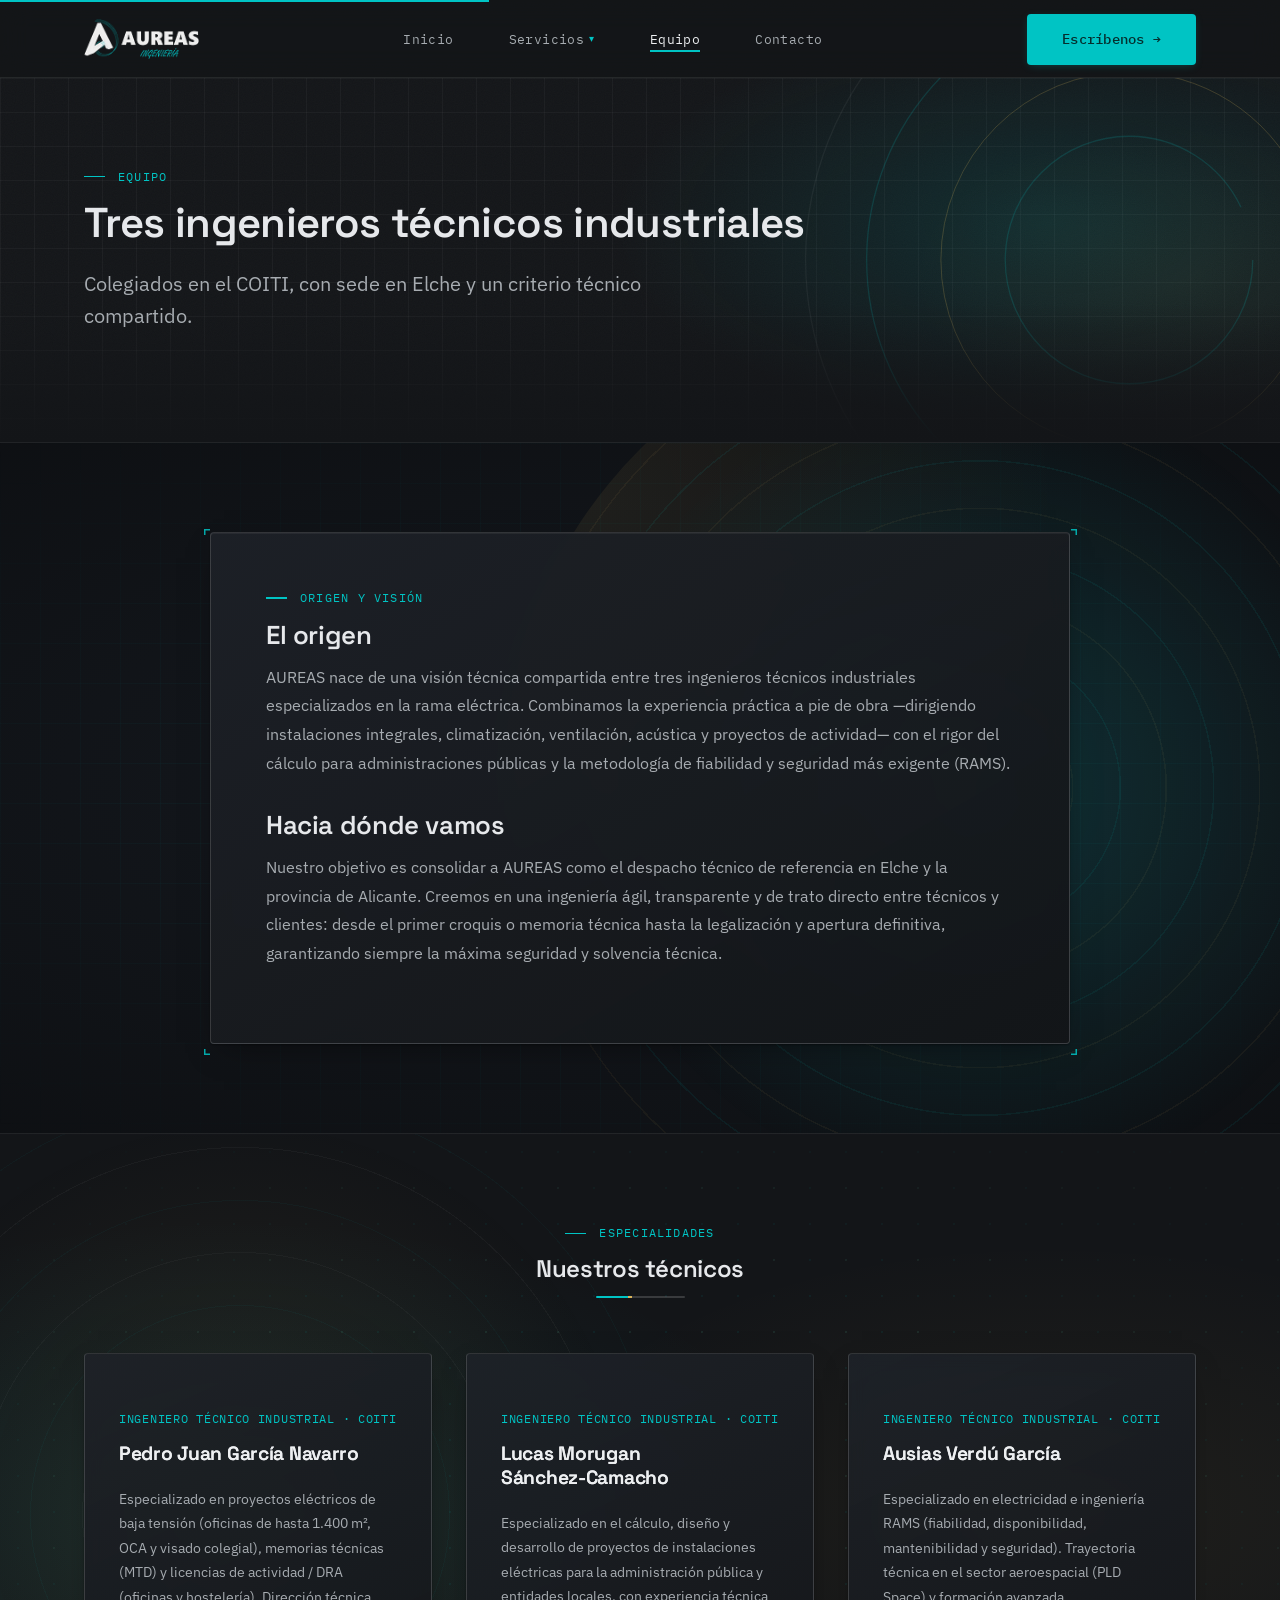
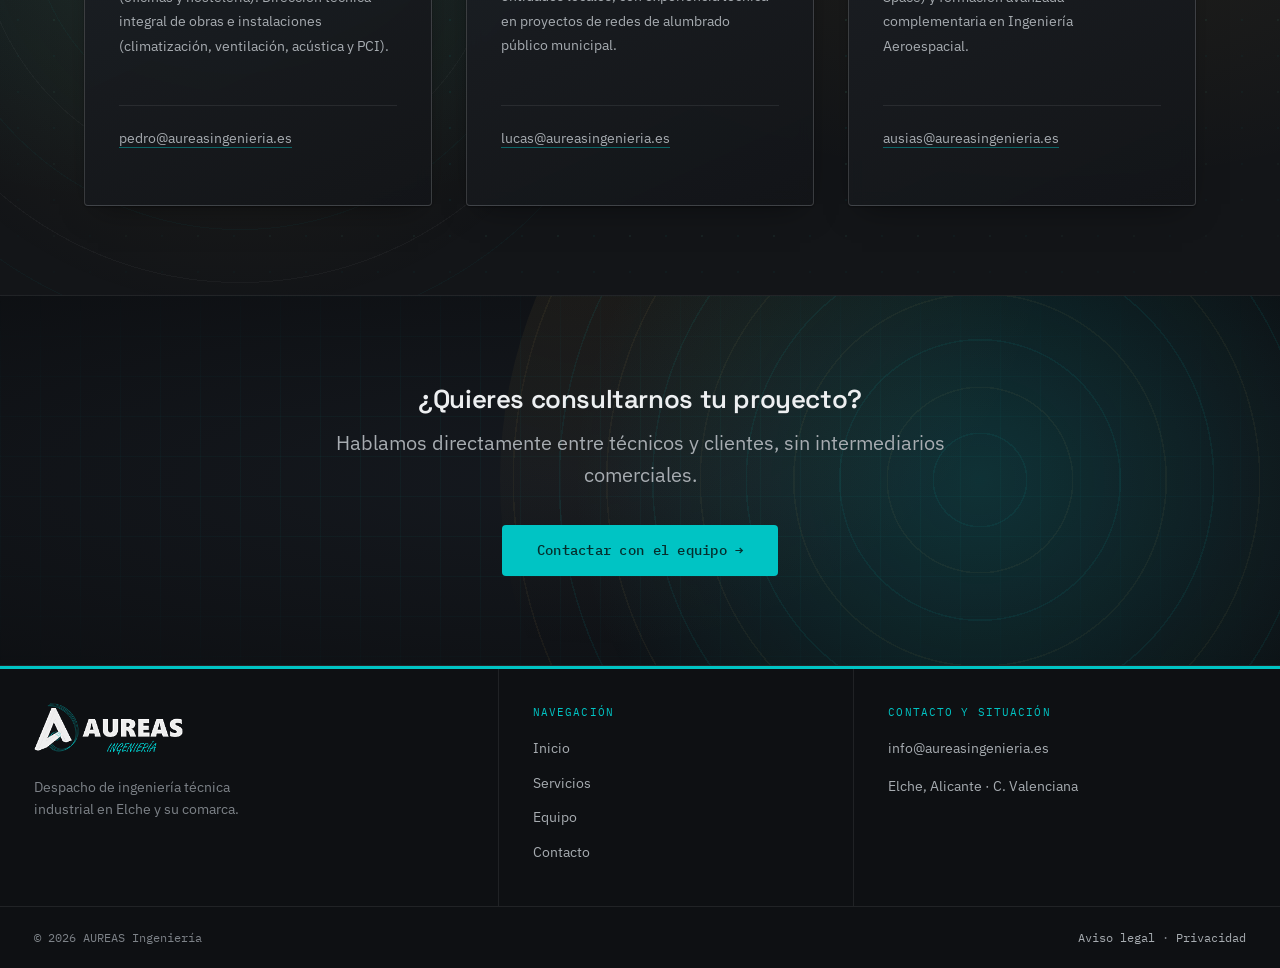
<file: quienes-somos/index.html>
<!doctype html>
<html lang="es">

<head>
  <meta charset="UTF-8">
  <meta name="viewport"
    content="width=device-width, initial-scale=1.0, maximum-scale=1.0, user-scalable=no, viewport-fit=cover">
  <title>Equipo — AUREAS Ingeniería</title>
  <meta name="description"
    content="Tres ingenieros técnicos industriales colegiados, con sede en Elche y un criterio técnico compartido.">
  <link rel="canonical" href="https://aureasingenieria.es/quienes-somos/">
  <meta name="color-scheme" content="dark">
  <meta name="theme-color" content="#131518">

  <link rel="icon" type="image/svg+xml" href="/assets/img/favicon.svg">
  <link rel="icon" type="image/png" sizes="32x32" href="/assets/img/favicon-32.png">
  <link rel="apple-touch-icon" sizes="180x180" href="/assets/img/apple-touch-icon.png">

  <meta property="og:locale" content="es_ES">
  <meta property="og:type" content="website">
  <meta property="og:site_name" content="AUREAS Ingeniería">
  <meta property="og:title" content="Equipo — AUREAS Ingeniería">
  <meta property="og:description"
    content="Tres ingenieros técnicos industriales colegiados, con sede en Elche y un criterio técnico compartido.">
  <meta property="og:image" content="https://aureasingenieria.es/assets/img/og-image.png">
  <meta property="og:url" content="https://aureasingenieria.es/quienes-somos/">
  <meta name="twitter:card" content="summary_large_image">
  <meta name="twitter:title" content="Equipo — AUREAS Ingeniería">
  <meta name="twitter:description"
    content="Tres ingenieros técnicos industriales colegiados, con sede en Elche y un criterio técnico compartido.">
  <meta name="twitter:image" content="https://aureasingenieria.es/assets/img/og-image.png">

  <link rel="preconnect" href="https://fonts.googleapis.com">
  <link rel="preconnect" href="https://fonts.gstatic.com" crossorigin>
  <link rel="stylesheet"
    href="https://fonts.googleapis.com/css2?family=Space+Grotesk:wght@500;600;700&family=IBM+Plex+Sans:wght@400;500;600&family=IBM+Plex+Mono:wght@400;500&display=swap">
  <link rel="preload" as="image" href="/assets/img/logo-aureas-light.png">
  <link rel="stylesheet" href="/assets/css/styles.css?v=4.4">
  <script type="application/ld+json">
{
  "@context": "https://schema.org",
  "@type": "AboutPage",
  "name": "Equipo — AUREAS Ingeniería",
  "description": "Tres ingenieros técnicos industriales colegiados en el COITI, con sede en Elche y un criterio técnico compartido.",
  "url": "https://aureasingenieria.es/quienes-somos/",
  "mainEntity": {
    "@type": "Organization",
    "name": "AUREAS Ingeniería",
    "url": "https://aureasingenieria.es/",
    "email": "info@aureasingenieria.es",
    "member": [
      {
        "@type": "Person",
        "name": "Pedro Juan García Navarro",
        "jobTitle": "Ingeniero Técnico Industrial",
        "email": "pedro@aureasingenieria.es",
        "worksFor": "AUREAS Ingeniería"
      },
      {
        "@type": "Person",
        "name": "Lucas Morugan Sánchez-Camacho",
        "jobTitle": "Ingeniero Técnico Industrial",
        "email": "lucas@aureasingenieria.es",
        "worksFor": "AUREAS Ingeniería"
      },
      {
        "@type": "Person",
        "name": "Ausias Verdú García",
        "jobTitle": "Ingeniero Técnico Industrial",
        "email": "ausias@aureasingenieria.es",
        "worksFor": "AUREAS Ingeniería"
      }
    ]
  }
}
</script>
</head>

<body>
  <a class="skip-link" href="#contenido">Saltar al contenido</a>
  <header class="site-header">
    <div class="container site-header__inner">
      <a class="brand" href="/" aria-label="AUREAS Ingeniería — inicio">
        <img class="brand__logo-full" src="/assets/img/logo-aureas-light.png" alt="AUREAS Ingeniería" width="86"
          height="30">
      </a>
      <nav class="nav" aria-label="Navegación principal">
        <ul class="nav__links" id="nav-links">
          <li><a href="/">Inicio</a></li>
          <li class="nav-item--dropdown">
            <a class="nav-link--dropdown" href="/servicios/" aria-haspopup="true" aria-expanded="false">
              Servicios <span class="dropdown-chevron" aria-hidden="true">▾</span>
            </a>
            <div class="nav-dropdown" role="menu">
              <a class="dropdown-item" href="/servicios/proyectos-electricos/" role="menuitem">
                <div class="dropdown-item__icon">⚡</div>
                <div class="dropdown-item__text">
                  <strong>Proyectos eléctricos</strong>
                  <span>Baja tensión, memorias MTD y visados</span>
                </div>
              </a>
              <a class="dropdown-item" href="/servicios/licencias-actividad/" role="menuitem">
                <div class="dropdown-item__icon">📋</div>
                <div class="dropdown-item__text">
                  <strong>Licencias de actividad</strong>
                  <span>Aperturas, DR, ambiental y OCAs</span>
                </div>
              </a>
              <a class="dropdown-item" href="/servicios/certificados/" role="menuitem">
                <div class="dropdown-item__icon">🏅</div>
                <div class="dropdown-item__text">
                  <strong>Certificados y memorias</strong>
                  <span>Solidez, persistencia y peritajes</span>
                </div>
              </a>
              <a class="dropdown-item" href="/servicios/legalizaciones/" role="menuitem">
                <div class="dropdown-item__icon">🏛️</div>
                <div class="dropdown-item__text">
                  <strong>Legalizaciones</strong>
                  <span>Industria, ayuntamientos y trámites</span>
                </div>
              </a>
              <div class="dropdown-footer">
                <a href="/servicios/">Ver visión general de servicios →</a>
              </div>
            </div>
          </li>
          <li><a href="/quienes-somos/" aria-current="page">Equipo</a></li>
          <li><a href="/contacto/">Contacto</a></li>
        </ul>
        <a class="btn btn--primary nav__cta" href="mailto:info@aureasingenieria.es">Escríbenos <span class="btn__arrow"
            aria-hidden="true">→</span></a>
        <button class="nav-toggle" aria-expanded="false" aria-controls="nav-links">Menú</button>
      </nav>
    </div>
  </header>

  <main id="contenido">

    <section class="section page-hero">
      <svg class="page-hero__arcs" viewBox="0 0 800 800" aria-hidden="true">
        <g class="arcs-spin">
          <circle cx="400" cy="400" r="150" pathLength="100" />
          <circle class="gold" cx="400" cy="400" r="228" pathLength="100" />
          <circle cx="400" cy="400" r="318" pathLength="100" />
          <circle class="faint" cx="400" cy="400" r="392" />
        </g>
      </svg>
      <div class="container">
        <p class="eyebrow">Equipo</p>
        <h1 style="font-size:var(--text-h2);margin-top:var(--sp-2)"><span class="gild">Tres ingenieros técnicos
            industriales</span></h1>
        <p class="lead" style="margin-top:var(--sp-3)">Colegiados en el COITI, con sede en Elche y un criterio técnico
          compartido.</p>
      </div>
    </section>

    <!-- Historia y Visión -->
    <section class="section section--mist">
      <div class="container">
        <div class="reveal" style="max-width:860px;margin:0 auto">
          <div class="plano-frame">
            <span class="plano-frame__mark plano-frame__mark--tl"><svg viewBox="0 0 15 15" fill="currentColor">
                <path d="M0 0h6v1.5H1.5V6H0V0z" />
              </svg></span>
            <span class="plano-frame__mark plano-frame__mark--tr"><svg viewBox="0 0 15 15" fill="currentColor">
                <path d="M15 0H9v1.5h4.5V6H15V0z" />
              </svg></span>
            <span class="plano-frame__mark plano-frame__mark--bl"><svg viewBox="0 0 15 15" fill="currentColor">
                <path d="M0 15h6v-1.5H1.5V9H0v6z" />
              </svg></span>
            <span class="plano-frame__mark plano-frame__mark--br"><svg viewBox="0 0 15 15" fill="currentColor">
                <path d="M15 15H9v-1.5h4.5V9H15v6z" />
              </svg></span>

            <p class="eyebrow">Origen y visión</p>
            <h2 style="font-size:var(--text-h3);margin-top:var(--sp-2)">El origen</h2>
            <p style="margin-top:var(--sp-2);color:var(--text-soft);line-height:1.75;font-size:1.02rem">AUREAS nace de
              una visión técnica compartida entre tres ingenieros técnicos industriales especializados en la rama
              eléctrica. Combinamos la experiencia práctica a pie de obra —dirigiendo instalaciones integrales,
              climatización, ventilación, acústica y proyectos de actividad— con el rigor del cálculo para
              administraciones públicas y la metodología de fiabilidad y seguridad más exigente (RAMS).</p>

            <h2 style="font-size:var(--text-h3);margin-top:var(--sp-4)">Hacia dónde vamos</h2>
            <p style="margin-top:var(--sp-2);color:var(--text-soft);line-height:1.75;font-size:1.02rem">Nuestro objetivo
              es consolidar a AUREAS como el despacho técnico de referencia en Elche y la provincia de Alicante. Creemos
              en una ingeniería ágil, transparente y de trato directo entre técnicos y clientes: desde el primer croquis
              o memoria técnica hasta la legalización y apertura definitiva, garantizando siempre la máxima seguridad y
              solvencia técnica.</p>
          </div>
        </div>
      </div>
    </section>

    <!-- Perfiles individuales -->
    <section class="section section--spiral">
      <div class="container">
        <div class="section__head reveal" style="text-align:center;max-width:680px;margin-inline:auto">
          <p class="eyebrow" style="justify-content:center">Especialidades</p>
          <h2>Nuestros técnicos</h2>
        </div>
        <div class="team-grid reveal">
          <div class="team-card">
            <div class="team-card__role">Ingeniero Técnico Industrial · COITI</div>
            <h3 class="team-card__name">Pedro Juan García Navarro</h3>
            <p class="team-card__bio">Especializado en proyectos eléctricos de baja tensión (oficinas de hasta 1.400 m²,
              OCA y visado colegial), memorias técnicas (MTD) y licencias de actividad / DRA (oficinas y hostelería).
              Dirección técnica integral de obras e instalaciones (climatización, ventilación, acústica y PCI).</p>
            <p class="team-card__mail"><a href="mailto:pedro@aureasingenieria.es">pedro@aureasingenieria.es</a></p>
          </div>
          <div class="team-card">
            <div class="team-card__role">Ingeniero Técnico Industrial · COITI</div>
            <h3 class="team-card__name">Lucas Morugan Sánchez-Camacho</h3>
            <p class="team-card__bio">Especializado en el cálculo, diseño y desarrollo de proyectos de instalaciones
              eléctricas para la administración pública y entidades locales, con experiencia técnica en proyectos de
              redes de alumbrado público municipal.</p>
            <p class="team-card__mail"><a href="mailto:lucas@aureasingenieria.es">lucas@aureasingenieria.es</a></p>
          </div>
          <div class="team-card">
            <div class="team-card__role">Ingeniero Técnico Industrial · COITI</div>
            <h3 class="team-card__name">Ausias Verdú García</h3>
            <p class="team-card__bio">Especializado en electricidad e ingeniería RAMS (fiabilidad, disponibilidad,
              mantenibilidad y seguridad). Trayectoria técnica en el sector aeroespacial (PLD Space) y formación
              avanzada complementaria en Ingeniería Aeroespacial.</p>
            <p class="team-card__mail"><a href="mailto:ausias@aureasingenieria.es">ausias@aureasingenieria.es</a></p>
          </div>
        </div>
      </div>
    </section>

    <section class="section section--mist">
      <div class="container" style="text-align:center">
        <div class="reveal">
          <h2 style="font-size:var(--text-h3)">¿Quieres consultarnos tu proyecto?</h2>
          <p class="lead" style="margin-inline:auto;margin-top:var(--sp-2)">Hablamos directamente entre técnicos y
            clientes, sin intermediarios comerciales.</p>
          <div style="margin-top:var(--sp-4)">
            <a class="btn btn--primary" href="/contacto/">Contactar con el equipo <span class="btn__arrow"
                aria-hidden="true">→</span></a>
          </div>
        </div>
      </div>
    </section>

  </main>

  <footer class="cajetin-footer">
    <div class="cajetin-footer__top">
      <div class="cajetin-cell cajetin-footer__brand">
        <img class="footer-logo" src="/assets/img/logo-aureas-light.png" alt="AUREAS Ingeniería" loading="lazy"
          decoding="async">
        <p>Despacho de ingeniería técnica industrial en Elche y su comarca.</p>
      </div>
      <div class="cajetin-cell">
        <div class="cajetin-cell__label">Navegación</div>
        <ul>
          <li><a href="/">Inicio</a></li>
          <li><a href="/servicios/">Servicios</a></li>
          <li><a href="/quienes-somos/">Equipo</a></li>
          <li><a href="/contacto/">Contacto</a></li>
        </ul>
      </div>
      <div class="cajetin-cell">
        <div class="cajetin-cell__label">Contacto y Situación</div>
        <ul>
          <li><a href="mailto:info@aureasingenieria.es">info@aureasingenieria.es</a></li>
        </ul>
        <p style="margin-top:var(--sp-2)">Elche, Alicante · C. Valenciana</p>
      </div>
    </div>
    <div class="cajetin-footer__bottom">
      <span>© <span data-year></span> AUREAS Ingeniería</span>
      <span><a href="/aviso-legal/">Aviso legal</a> · <a href="/privacidad/">Privacidad</a></span>
    </div>
  </footer>
  <script src="/assets/js/main.js?v=4.4"></script>
</body>

</html>
</file>
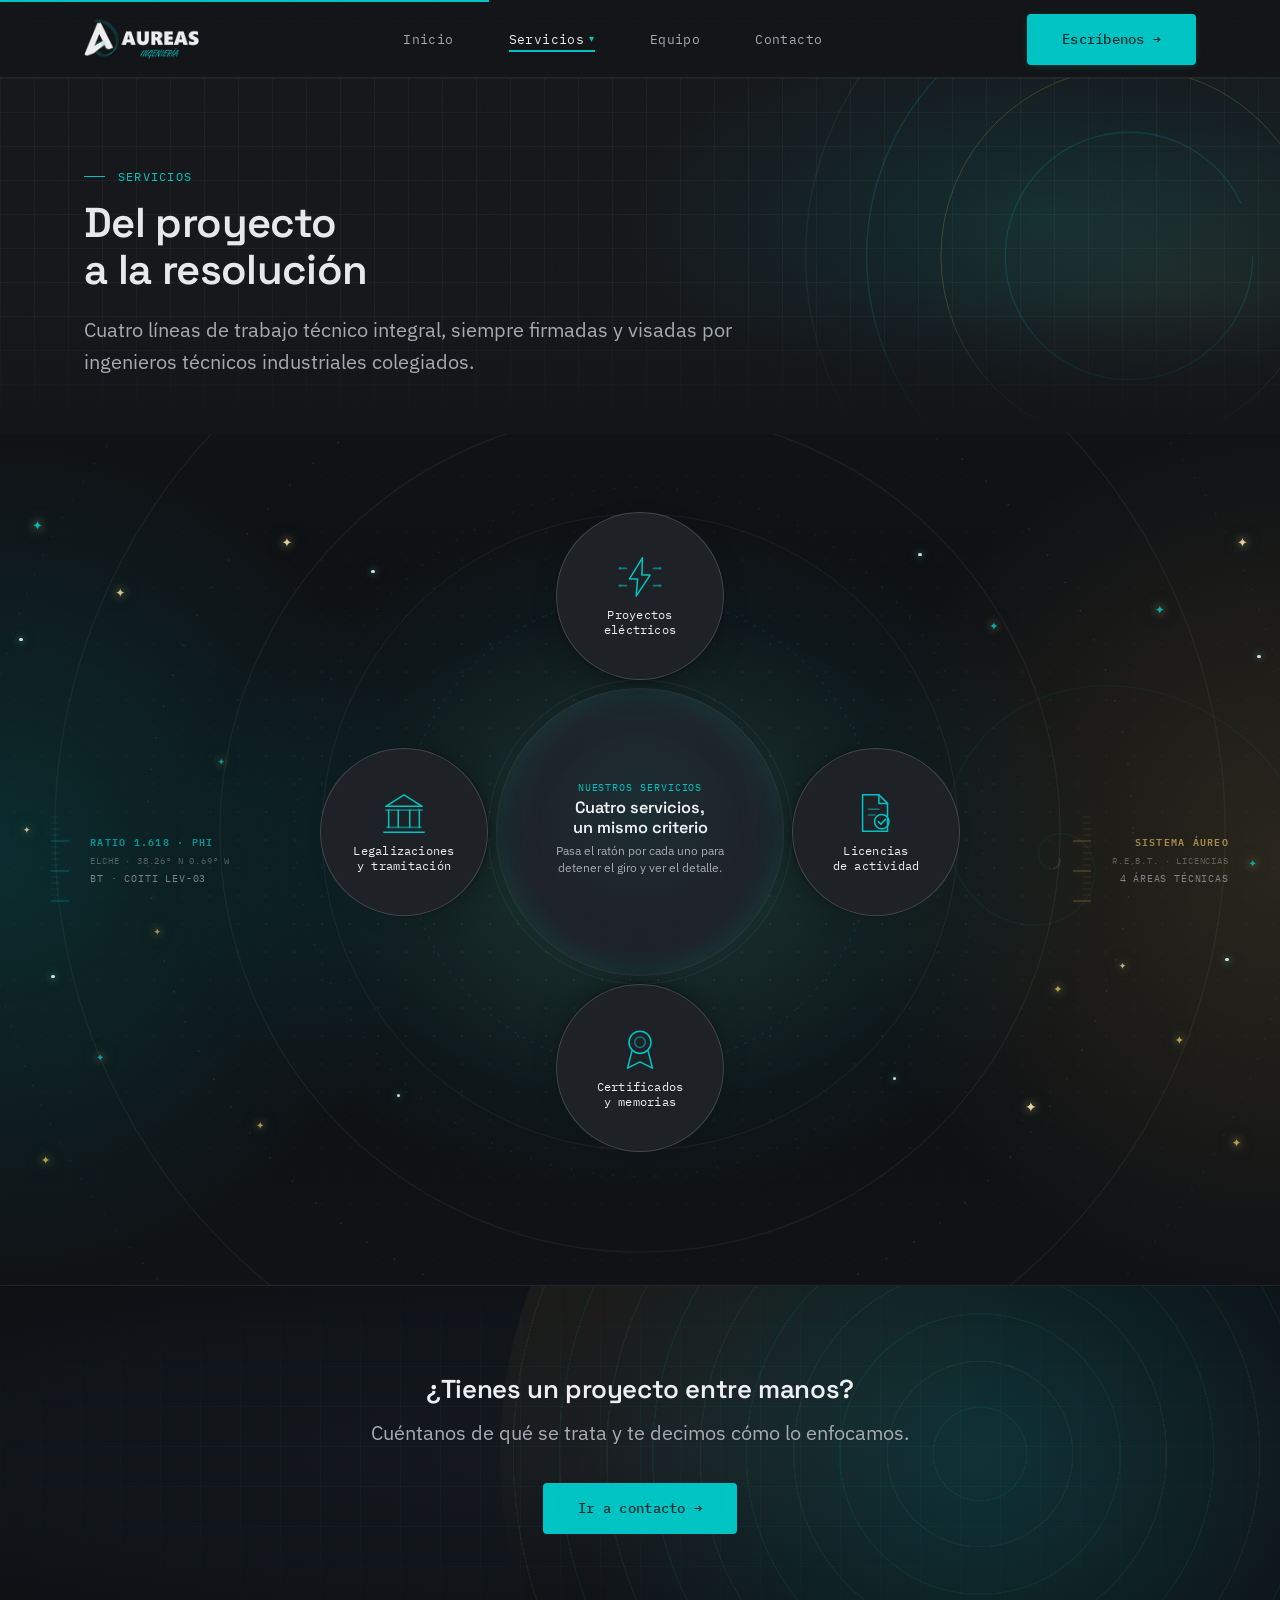
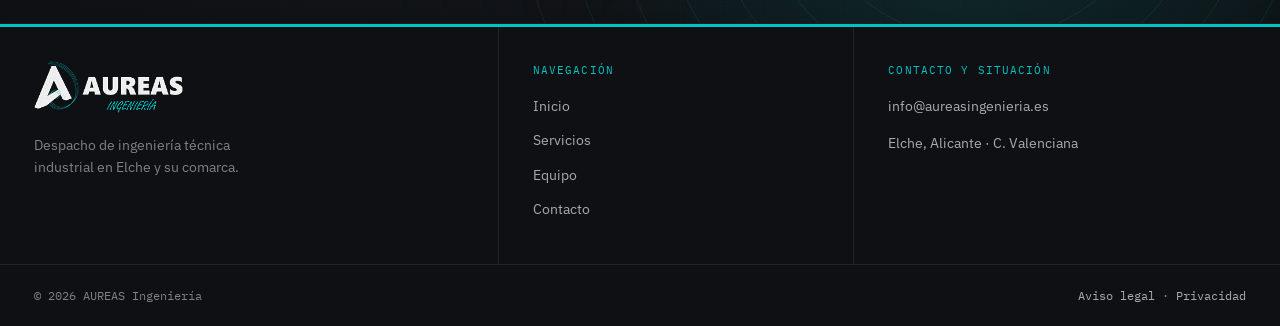
<file: servicios/index.html>
<!doctype html>
<html lang="es">
<head>
<meta charset="UTF-8">
<meta name="viewport" content="width=device-width, initial-scale=1.0, maximum-scale=1.0, user-scalable=no, viewport-fit=cover">
<title>Servicios — AUREAS Ingeniería</title>
<meta name="description" content="Proyectos e instalaciones eléctricas, licencias de actividad, certificados y memorias técnicas, y legalizaciones ante la administración.">
<link rel="canonical" href="https://aureasingenieria.es/servicios/">
<meta name="color-scheme" content="dark">
<meta name="theme-color" content="#131518">

<link rel="icon" type="image/svg+xml" href="/assets/img/favicon.svg">
<link rel="icon" type="image/png" sizes="32x32" href="/assets/img/favicon-32.png">
<link rel="apple-touch-icon" sizes="180x180" href="/assets/img/apple-touch-icon.png">

<meta property="og:locale" content="es_ES">
<meta property="og:type" content="website">
<meta property="og:site_name" content="AUREAS Ingeniería">
<meta property="og:title" content="Servicios — AUREAS Ingeniería">
<meta property="og:description" content="Proyectos e instalaciones eléctricas, licencias de actividad, certificados y memorias técnicas, y legalizaciones ante la administración.">
<meta property="og:image" content="https://aureasingenieria.es/assets/img/og-image.png">
<meta property="og:url" content="https://aureasingenieria.es/servicios/">
<meta name="twitter:card" content="summary_large_image">
<meta name="twitter:title" content="Servicios — AUREAS Ingeniería">
<meta name="twitter:description" content="Proyectos e instalaciones eléctricas, licencias de actividad, certificados y memorias técnicas, y legalizaciones ante la administración.">
<meta name="twitter:image" content="https://aureasingenieria.es/assets/img/og-image.png">

<link rel="preconnect" href="https://fonts.googleapis.com">
<link rel="preconnect" href="https://fonts.gstatic.com" crossorigin>
<link rel="stylesheet" href="https://fonts.googleapis.com/css2?family=Space+Grotesk:wght@500;600;700&family=IBM+Plex+Sans:wght@400;500;600&family=IBM+Plex+Mono:wght@400;500&display=swap">
<link rel="preload" as="image" href="/assets/img/logo-aureas-light.png">
<link rel="stylesheet" href="/assets/css/styles.css?v=4.4">
<script type="application/ld+json">
{
  "@context": "https://schema.org",
  "@type": "ItemList",
  "name": "Servicios de Ingeniería — AUREAS",
  "itemListElement": [
    {
      "@type": "Service",
      "position": 1,
      "name": "Proyectos e instalaciones eléctricas",
      "url": "https://aureasingenieria.es/servicios/proyectos-electricos/"
    },
    {
      "@type": "Service",
      "position": 2,
      "name": "Licencias de actividad",
      "url": "https://aureasingenieria.es/servicios/licencias-actividad/"
    },
    {
      "@type": "Service",
      "position": 3,
      "name": "Certificados y memorias",
      "url": "https://aureasingenieria.es/servicios/certificados/"
    },
    {
      "@type": "Service",
      "position": 4,
      "name": "Legalizaciones y tramitación",
      "url": "https://aureasingenieria.es/servicios/legalizaciones/"
    }
  ]
}
</script>
</head>
<body>
<a class="skip-link" href="#contenido">Saltar al contenido</a>
<header class="site-header">
  <div class="container site-header__inner">
    <a class="brand" href="/" aria-label="AUREAS Ingeniería — inicio">
      <img class="brand__logo-full" src="/assets/img/logo-aureas-light.png" alt="AUREAS Ingeniería" width="86" height="30">
    </a>
    <nav class="nav" aria-label="Navegación principal">
      <ul class="nav__links" id="nav-links">
        <li><a href="/">Inicio</a></li>
        <li class="nav-item--dropdown">
          <a class="nav-link--dropdown" href="/servicios/" aria-haspopup="true" aria-expanded="false" aria-current="page">
            Servicios <span class="dropdown-chevron" aria-hidden="true">▾</span>
          </a>
          <div class="nav-dropdown" role="menu">
            <a class="dropdown-item" href="/servicios/proyectos-electricos/" role="menuitem">
              <div class="dropdown-item__icon">⚡</div>
              <div class="dropdown-item__text">
                <strong>Proyectos eléctricos</strong>
                <span>Baja tensión, memorias MTD y visados</span>
              </div>
            </a>
            <a class="dropdown-item" href="/servicios/licencias-actividad/" role="menuitem">
              <div class="dropdown-item__icon">📋</div>
              <div class="dropdown-item__text">
                <strong>Licencias de actividad</strong>
                <span>Aperturas, DR, ambiental y OCAs</span>
              </div>
            </a>
            <a class="dropdown-item" href="/servicios/certificados/" role="menuitem">
              <div class="dropdown-item__icon">🏅</div>
              <div class="dropdown-item__text">
                <strong>Certificados y memorias</strong>
                <span>Solidez, persistencia y peritajes</span>
              </div>
            </a>
            <a class="dropdown-item" href="/servicios/legalizaciones/" role="menuitem">
              <div class="dropdown-item__icon">🏛️</div>
              <div class="dropdown-item__text">
                <strong>Legalizaciones</strong>
                <span>Industria, ayuntamientos y trámites</span>
              </div>
            </a>
            <div class="dropdown-footer">
              <a href="/servicios/">Ver visión general de servicios →</a>
            </div>
          </div>
        </li>
        <li><a href="/quienes-somos/">Equipo</a></li>
        <li><a href="/contacto/">Contacto</a></li>
      </ul>
      <a class="btn btn--primary nav__cta" href="mailto:info@aureasingenieria.es">Escríbenos <span class="btn__arrow" aria-hidden="true">→</span></a>
      <button class="nav-toggle" aria-expanded="false" aria-controls="nav-links">Menú</button>
    </nav>
  </div>
</header>

<main id="contenido">

  <section class="section page-hero" style="padding-block-end:var(--sp-4)">
    <svg class="page-hero__arcs" viewBox="0 0 800 800" aria-hidden="true">
      <g class="arcs-spin">
        <circle cx="400" cy="400" r="150" pathLength="100"/>
        <circle class="gold" cx="400" cy="400" r="228" pathLength="100"/>
        <circle cx="400" cy="400" r="318" pathLength="100"/>
        <circle class="faint" cx="400" cy="400" r="392"/>
      </g>
    </svg>
    <div class="container">
      <p class="eyebrow">Servicios</p>
      <h1 style="font-size:var(--text-h2);margin-top:var(--sp-2);max-width:16ch"><span class="gild">Del proyecto a la resolución</span></h1>
      <p class="lead" style="margin-top:var(--sp-3)">Cuatro líneas de trabajo técnico integral, siempre firmadas y visadas por ingenieros técnicos industriales colegiados.</p>
    </div>
  </section>

  <section class="section section--galaxy" style="padding-block-start:var(--sp-4)">
    <svg class="bg-spiral" viewBox="0 0 800 800" aria-hidden="true">
      <g class="spin">
        <path class="spiral-eye" d="M406.0,400.0 L406.1,400.4 L406.2,400.9 L406.3,401.3 L406.3,401.8 L406.3,402.3 L406.2,402.8 L406.2,403.3 L406.0,403.8 L405.9,404.3 L405.7,404.8 L405.5,405.3 L405.2,405.8 L404.9,406.2 L404.5,406.7 L404.1,407.2 L403.7,407.6 L403.2,408.0 L402.7,408.4 L402.2,408.7 L401.6,409.1 L401.0,409.4 L400.3,409.6 L399.7,409.8"/>
        <path d="M400.3,409.6 L399.7,409.8 L399.0,410.0 L398.2,410.1 L397.5,410.2 L396.7,410.2 L395.9,410.1 L395.1,410.0 L394.3,409.9 L393.5,409.7 L392.7,409.4 L391.9,409.0 L391.1,408.6 L390.3,408.2 L389.5,407.6 L388.8,407.0 L388.1,406.3 L387.4,405.6 L386.7,404.8 L386.1,404.0 L385.6,403.1 L385.1,402.1 L384.7,401.1 L384.3,400.0 L384.0,398.9 L383.8,397.7 L383.6,396.5 L383.6,395.3 L383.6,394.0 L383.7,392.7 L383.9,391.4 L384.2,390.1 L384.6,388.8 L385.1,387.5 L385.7,386.2 L386.4,384.9 L387.2,383.7 L388.1,382.4 L389.2,381.3 L390.3,380.1 L391.5,379.0 L392.9,378.0 L394.3,377.1 L395.8,376.3 L397.4,375.5 L399.1,374.9 L400.9,374.3 L402.7,373.9 L404.7,373.6 L406.6,373.4 L408.6,373.4 L410.7,373.5 L412.8,373.7 L414.9,374.2 L417.0,374.7 L419.2,375.5 L421.3,376.4 L423.4,377.4 L425.4,378.7 L427.4,380.1 L429.4,381.6 L431.3,383.4 L433.0,385.3 L434.7,387.4 L436.3,389.6 L437.7,392.0 L439.0,394.5 L440.2,397.2 L441.1,400.0 L441.9,402.9 L442.5,406.0 L442.9,409.1 L443.1,412.3 L443.0,415.7 L442.7,419.0 L442.2,422.4 L441.4,425.9 L440.3,429.3 L439.0,432.7 L437.4,436.1 L435.6,439.5 L433.4,442.8 L431.0,446.0 L428.3,449.1 L425.4,452.0 L422.2,454.8 L418.7,457.5 L414.9,459.9 L411.0,462.1 L406.7,464.1 L402.3,465.8 L397.7,467.2 L392.8,468.3 L387.8,469.1 L382.7,469.6 L377.4,469.7 L372.0,469.4 L366.5,468.7 L360.9,467.7 L355.4,466.2 L349.8,464.2 L344.3,461.9 L338.8,459.1 L333.4,455.9 L328.1,452.2 L323.1,448.1 L318.2,443.5 L313.5,438.5 L309.1,433.1 L305.0,427.2 L301.2,421.0 L297.8,414.4 L294.9,407.4 L292.3,400.0 L290.3,392.3 L288.7,384.4 L287.7,376.1 L287.3,367.7 L287.4,359.0 L288.2,350.2 L289.6,341.3 L291.7,332.3 L294.4,323.3 L297.9,314.3 L302.0,305.4 L306.9,296.6 L312.5,288.0 L318.8,279.6 L325.8,271.5 L333.5,263.7 L342.0,256.4 L351.1,249.5 L360.9,243.2 L371.3,237.4 L382.4,232.2 L394.0,227.8 L406.1,224.0 L418.8,221.1 L431.9,219.0 L445.4,217.8 L459.3,217.6 L473.4,218.3 L487.8,220.1 L502.3,222.9 L516.8,226.8 L531.4,231.8 L545.9,237.9 L560.3,245.2 L574.4,253.7 L588.1,263.3 L601.4,274.1 L614.3,286.1 L626.5,299.2 L638.0,313.4 L648.7,328.7 L658.6,345.0 L667.4,362.4 L675.2,380.8 L681.9,400.0"/>
      </g>
    </svg>

    <!-- COSMOS DE ANCHO COMPLETO (100% viewport width) -->
    <div class="orbit-cosmos" aria-hidden="true">
      <!-- Flanco izquierdo: telemetría y escala técnica -->
      <div class="orbit-flank orbit-flank--left">
        <div class="orbit-ruler">
          <span></span><span></span><span></span><span></span><span class="ruler-major"></span>
          <span></span><span></span><span></span><span></span><span class="ruler-major"></span>
          <span></span><span></span><span></span><span></span><span class="ruler-major"></span>
        </div>
        <div class="orbit-data">
          <span class="data-tag">RATIO 1.618 · PHI</span>
          <span class="data-sub">ELCHE · 38.26° N 0.69° W</span>
          <span class="data-val">BT · COITI LEV-03</span>
        </div>
      </div>

      <!-- Flanco derecho: telemetría y coordenadas angulares -->
      <div class="orbit-flank orbit-flank--right">
        <div class="orbit-data text-right">
          <span class="data-tag">SISTEMA ÁUREO</span>
          <span class="data-sub">R.E.B.T. · LICENCIAS</span>
          <span class="data-val">4 ÁREAS TÉCNICAS</span>
        </div>
        <div class="orbit-ruler orbit-ruler--rev">
          <span></span><span></span><span></span><span></span><span class="ruler-major"></span>
          <span></span><span></span><span></span><span></span><span class="ruler-major"></span>
          <span></span><span></span><span></span><span></span><span class="ruler-major"></span>
        </div>
      </div>

      <!-- Constelaciones y estrellas en todo el ancho -->
      <span class="star star--edge-left-1">✦</span>
      <span class="star star--edge-left-2">✦</span>
      <span class="star star--edge-left-3">✦</span>
      <span class="star star--mid-left-1">✦</span>
      <span class="star star--mid-left-2">✦</span>
      <span class="star star--mid-left-3">✦</span>
      <span class="star star--1">✦</span>
      <span class="star star--2">✦</span>
      <span class="star star--3">✦</span>
      <span class="star star--4">✦</span>
      <span class="star star--5">✦</span>
      <span class="star star--6">✦</span>
      <span class="star star--mid-right-1">✦</span>
      <span class="star star--mid-right-2">✦</span>
      <span class="star star--mid-right-3">✦</span>
      <span class="star star--edge-right-1">✦</span>
      <span class="star star--edge-right-2">✦</span>
      <span class="star star--edge-right-3">✦</span>

      <!-- Micro puntos luminosos -->
      <span class="star star--dot dot--edge-left-1"></span>
      <span class="star star--dot dot--edge-left-2"></span>
      <span class="star star--dot dot--1"></span>
      <span class="star star--dot dot--2"></span>
      <span class="star star--dot dot--3"></span>
      <span class="star star--dot dot--4"></span>
      <span class="star star--dot dot--edge-right-1"></span>
      <span class="star star--dot dot--edge-right-2"></span>

      <!-- Estrellas fugaces sincronizadas con el destello áureo -->
      <span class="shooting-star shooting-star--1"></span>
      <span class="shooting-star shooting-star--2"></span>
      <span class="shooting-star shooting-star--3"></span>
      <span class="shooting-star shooting-star--4"></span>
      <span class="shooting-star shooting-star--wide-left"></span>
      <span class="shooting-star shooting-star--wide-right"></span>
    </div>

    <div class="container">
      <div class="reveal">
        <div class="orbit-stage">
      <svg class="orbit-stage__deco" viewBox="0 0 1000 1000" aria-hidden="true">
        <g class="deco-spin">
          <circle class="deco-dash" cx="500" cy="500" r="470"/>
          <circle cx="500" cy="500" r="418"/>
          <circle class="deco-gold" cx="500" cy="500" r="352"/>
        </g>
        <g class="deco-spin-rev">
          <circle cx="500" cy="500" r="300"/>
          <circle class="deco-dash" cx="500" cy="500" r="246"/>
        </g>
      </svg>
      <div class="orbit" id="orbit">
        <svg class="orbit__field" viewBox="0 0 660 660" aria-hidden="true">
          <circle cx="330" cy="330" r="152"/>
          <circle class="orbit-track" cx="330" cy="330" r="236"/>
          <circle cx="330" cy="330" r="318"/>
        </svg>
        <div class="orbit__core" id="orbit-core" aria-live="polite">
          <span class="orbit__core-ref" data-core-ref>NUESTROS SERVICIOS</span>
          <span class="orbit__core-title" data-core-title>Cuatro servicios,<br>un mismo criterio</span>
          <span class="orbit__core-text" data-core-text>Pasa el ratón por cada uno para detener el giro y ver el detalle.</span>
          <span class="orbit__core-cta" data-core-cta></span>
        </div>
        <div class="orbit__ring">
        <button class="orbit__node" type="button"
                data-num="01" data-title="Proyectos e instalaciones eléctricas" data-text="Cálculo y documentación de instalaciones de baja tensión." data-who="Empresas y particulares"
                data-href="/servicios/proyectos-electricos/" aria-label="Proyectos e instalaciones eléctricas">
          <span class="orbit__node-fix">
            <span class="orbit__node-spin">
              <span class="orbit__node-content">
                <svg viewBox="0 0 48 48" fill="none" stroke="currentColor" stroke-width="1.6" stroke-linecap="round" stroke-linejoin="round" aria-hidden="true">
                  <path d="M26.5 4 13 26h8.5L20 44l14.5-22H26z"/>
                  <path d="M4 15h6M4 33h6M38 15h6M38 33h6" opacity=".55"/>
                  <circle cx="3" cy="15" r="1.4" fill="currentColor" stroke="none" opacity=".55"/>
                  <circle cx="3" cy="33" r="1.4" fill="currentColor" stroke="none" opacity=".55"/>
                  <circle cx="45" cy="15" r="1.4" fill="currentColor" stroke="none" opacity=".55"/>
                  <circle cx="45" cy="33" r="1.4" fill="currentColor" stroke="none" opacity=".55"/>
                </svg>
                <span class="orbit__node-label">Proyectos<br>eléctricos</span>
              </span>
            </span>
          </span>
        </button>
        <button class="orbit__node" type="button"
                data-num="02" data-title="Licencias de actividad" data-text="Documentación para abrir o modificar un local." data-who="Administración y empresas"
                data-href="/servicios/licencias-actividad/" aria-label="Licencias de actividad">
          <span class="orbit__node-fix">
            <span class="orbit__node-spin">
              <span class="orbit__node-content">
                <svg viewBox="0 0 48 48" fill="none" stroke="currentColor" stroke-width="1.6" stroke-linecap="round" stroke-linejoin="round" aria-hidden="true">
                  <path d="M10 5h17l9 9v29H10z"/>
                  <path d="M27 5v9h9"/>
                  <path d="M16 20h11M16 26h7" opacity=".55"/>
                  <circle cx="30" cy="33" r="7.5"/>
                  <path d="m26.5 33 2.6 2.6L34 30.6"/>
                </svg>
                <span class="orbit__node-label">Licencias<br>de actividad</span>
              </span>
            </span>
          </span>
        </button>
        <button class="orbit__node" type="button"
                data-num="03" data-title="Certificados y memorias" data-text="Documentación firmada por ingeniero colegiado." data-who="Todos los clientes"
                data-href="/servicios/certificados/" aria-label="Certificados y memorias">
          <span class="orbit__node-fix">
            <span class="orbit__node-spin">
              <span class="orbit__node-content">
                <svg viewBox="0 0 48 48" fill="none" stroke="currentColor" stroke-width="1.6" stroke-linecap="round" stroke-linejoin="round" aria-hidden="true">
                  <circle cx="24" cy="17" r="11.5"/>
                  <circle cx="24" cy="17" r="5.5" opacity=".55"/>
                  <path d="M15.5 26.5 11 44l13-6.5L37 44l-4.5-17.5"/>
                </svg>
                <span class="orbit__node-label">Certificados<br>y memorias</span>
              </span>
            </span>
          </span>
        </button>
        <button class="orbit__node" type="button"
                data-num="04" data-title="Legalizaciones y tramitación" data-text="Gestión del expediente hasta la resolución." data-who="Administración pública"
                data-href="/servicios/legalizaciones/" aria-label="Legalizaciones y tramitación">
          <span class="orbit__node-fix">
            <span class="orbit__node-spin">
              <span class="orbit__node-content">
                <svg viewBox="0 0 48 48" fill="none" stroke="currentColor" stroke-width="1.6" stroke-linecap="round" stroke-linejoin="round" aria-hidden="true">
                  <path d="M3 44h42"/>
                  <path d="M24 5 5 17h38z"/>
                  <path d="M8 21v18M18 21v18M30 21v18M40 21v18"/>
                  <path d="M5 21h38M6 39h36" opacity=".55"/>
                </svg>
                <span class="orbit__node-label">Legalizaciones<br>y tramitación</span>
              </span>
            </span>
          </span>
        </button>
        </div>
      </div>
      </div>
      </div>
    </div>
  </section>

  <section class="section section--mist">
    <div class="container" style="text-align:center">
      <div class="reveal">
        <h2 style="font-size:var(--text-h3)">¿Tienes un proyecto entre manos?</h2>
        <p class="lead" style="margin-inline:auto;margin-top:var(--sp-2)">Cuéntanos de qué se trata y te decimos cómo lo enfocamos.</p>
        <div style="margin-top:var(--sp-4)">
          <a class="btn btn--primary" href="/contacto/">Ir a contacto <span class="btn__arrow" aria-hidden="true">→</span></a>
        </div>
      </div>
    </div>
  </section>

</main>

<footer class="cajetin-footer">
  <div class="cajetin-footer__top">
    <div class="cajetin-cell cajetin-footer__brand">
      <img class="footer-logo" src="/assets/img/logo-aureas-light.png" alt="AUREAS Ingeniería" loading="lazy" decoding="async">
      <p>Despacho de ingeniería técnica industrial en Elche y su comarca.</p>
    </div>
    <div class="cajetin-cell">
      <div class="cajetin-cell__label">Navegación</div>
      <ul>
        <li><a href="/">Inicio</a></li>
        <li><a href="/servicios/">Servicios</a></li>
        <li><a href="/quienes-somos/">Equipo</a></li>
        <li><a href="/contacto/">Contacto</a></li>
      </ul>
    </div>
    <div class="cajetin-cell">
      <div class="cajetin-cell__label">Contacto y Situación</div>
      <ul>
        <li><a href="mailto:info@aureasingenieria.es">info@aureasingenieria.es</a></li>
      </ul>
      <p style="margin-top:var(--sp-2)">Elche, Alicante · C. Valenciana</p>
    </div>
  </div>
  <div class="cajetin-footer__bottom">
    <span>© <span data-year></span> AUREAS Ingeniería</span>
    <span><a href="/aviso-legal/">Aviso legal</a> · <a href="/privacidad/">Privacidad</a></span>
  </div>
</footer>
<script src="/assets/js/main.js?v=4.4"></script>
</body>
</html>
</file>
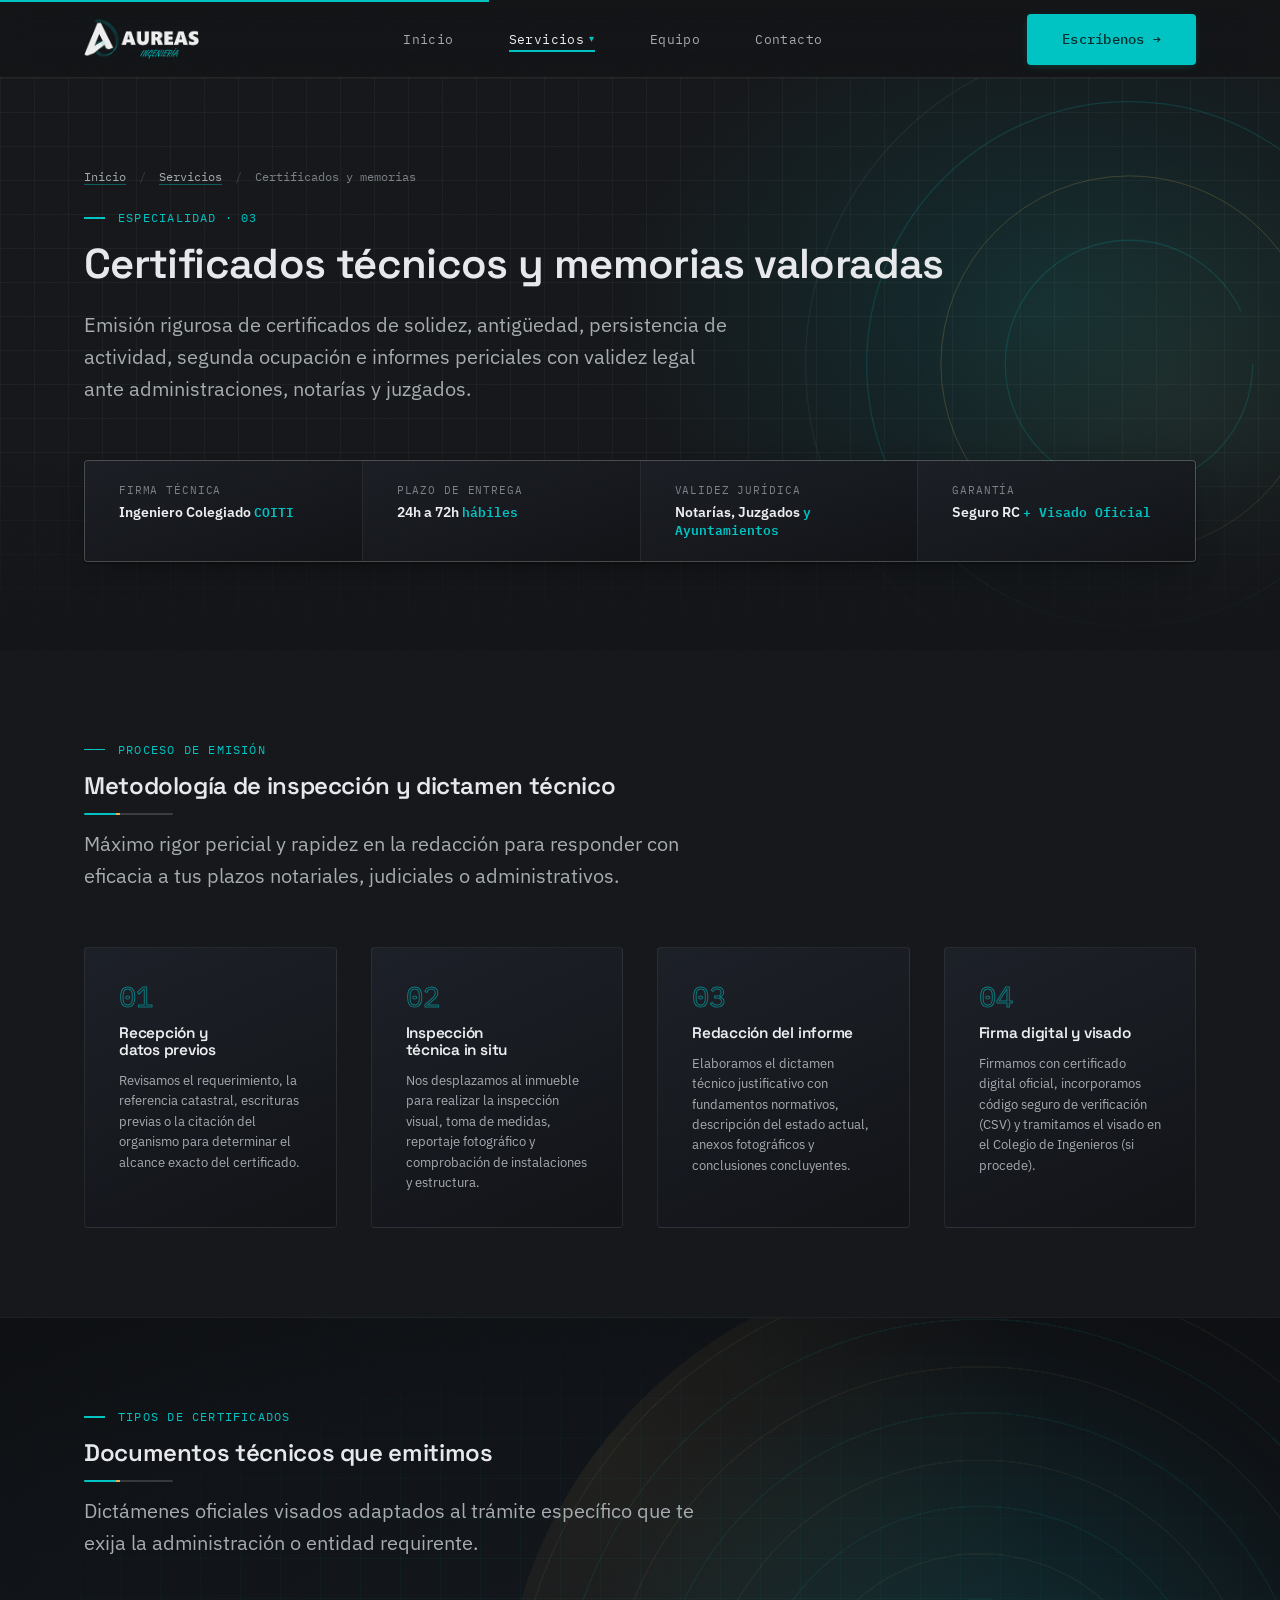
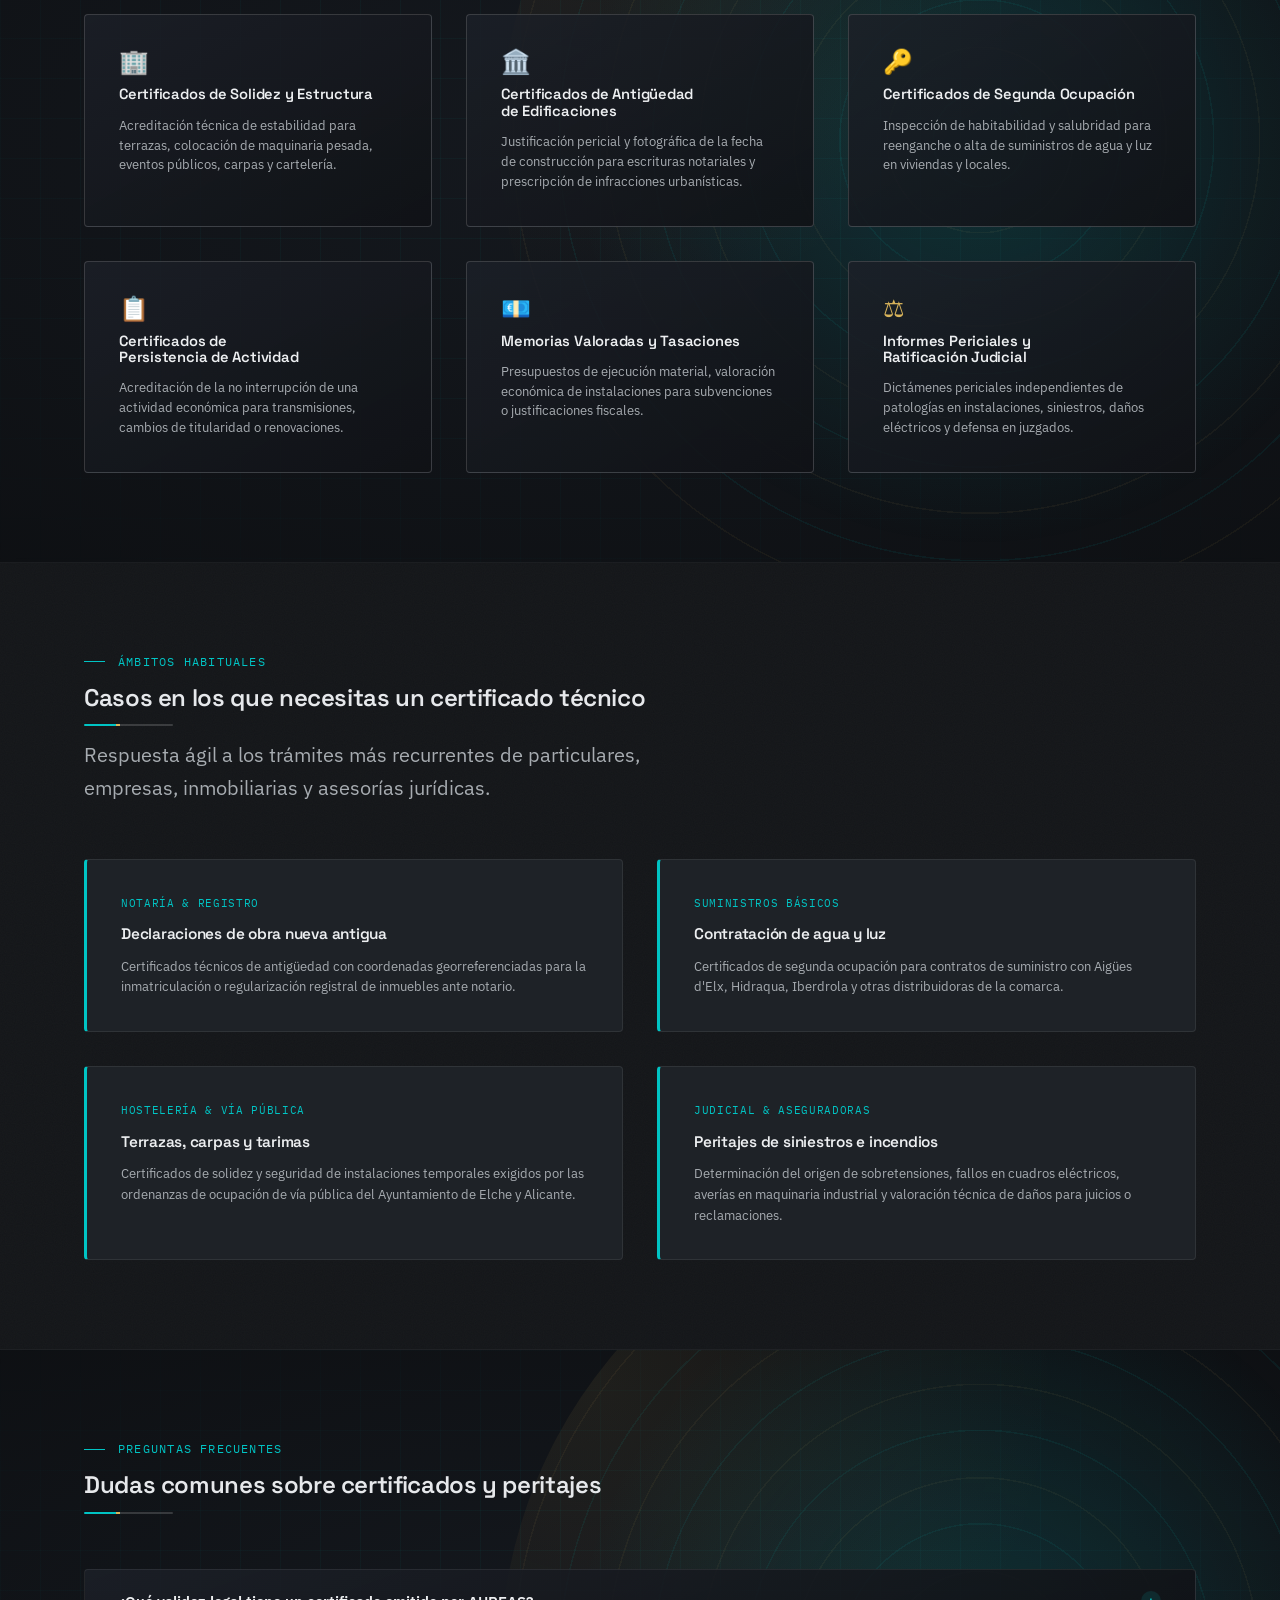
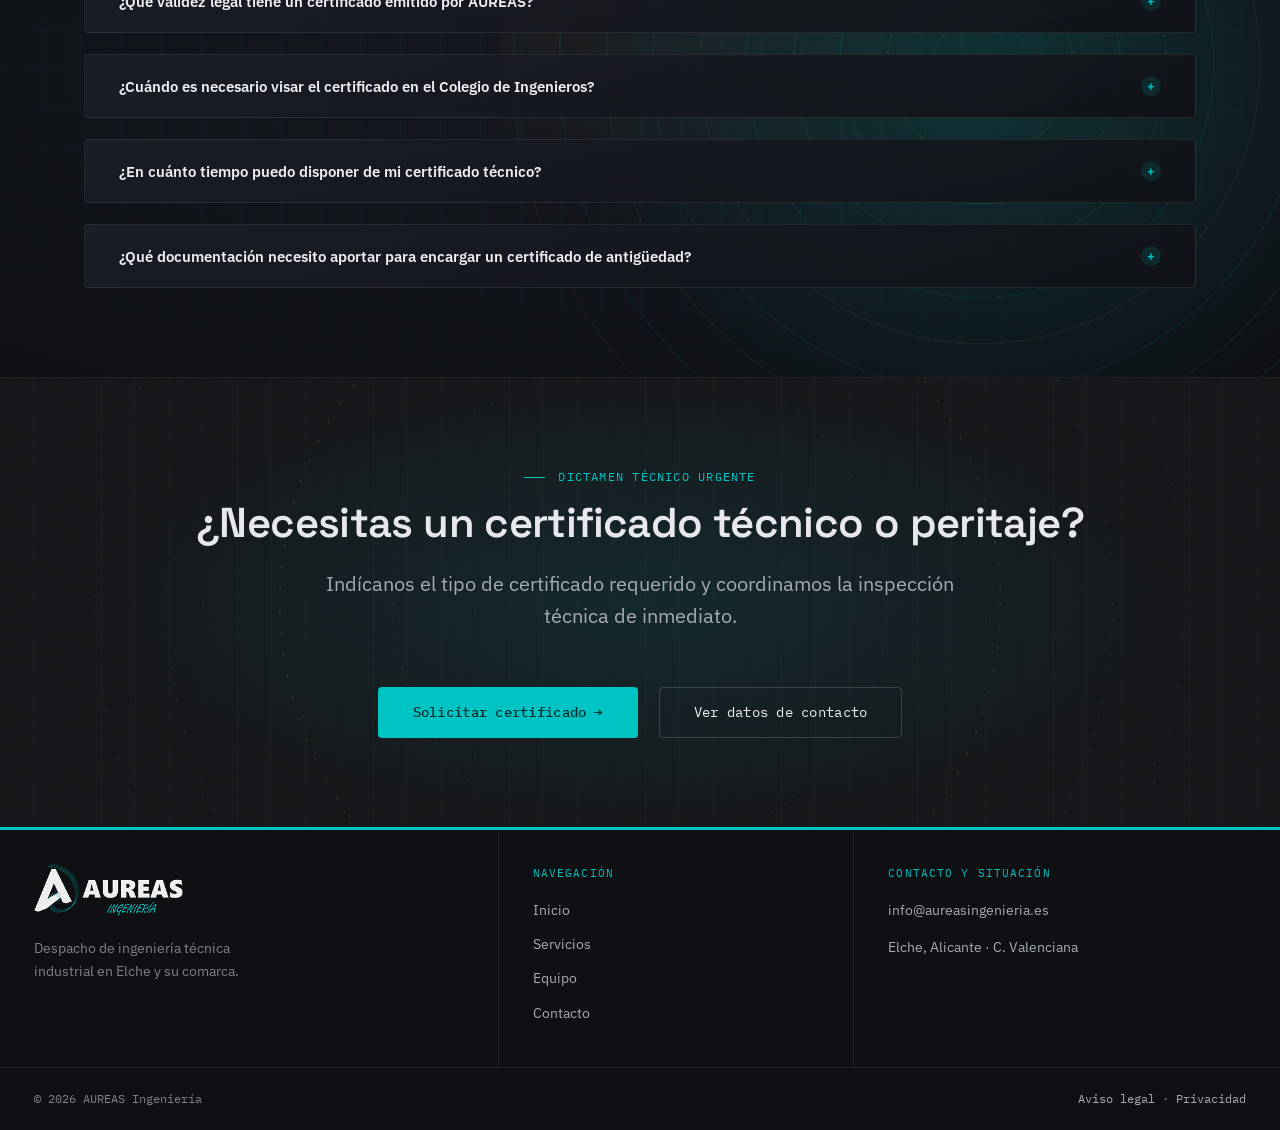
<file: servicios/certificados/index.html>
<!DOCTYPE html>
<html lang="es">
<head>
<meta charset="utf-8">
<meta name="viewport" content="width=device-width, initial-scale=1">
<title>Certificados Técnicos y Memorias Valoradas en Elche y Alicante — AUREAS Ingeniería</title>
<meta name="description" content="Emisión de certificados técnicos de solidez, antigüedad, persistencia, segunda ocupación y peritajes en Elche y Alicante. Firma de ingeniero colegiado en COITI.">
<link rel="canonical" href="https://aureasingenieria.es/servicios/certificados/">
<meta name="theme-color" content="#131518">

<link rel="icon" type="image/svg+xml" href="/assets/img/favicon.svg">
<link rel="icon" type="image/png" sizes="32x32" href="/assets/img/favicon-32.png">
<link rel="apple-touch-icon" sizes="180x180" href="/assets/img/apple-touch-icon.png">

<meta property="og:locale" content="es_ES">
<meta property="og:type" content="website">
<meta property="og:site_name" content="AUREAS Ingeniería">
<meta property="og:title" content="Certificados Técnicos y Memorias Valoradas — AUREAS Ingeniería">
<meta property="og:description" content="Certificados de solidez, antigüedad, persistencia, segunda ocupación y peritajes en Elche y Alicante. Visado oficial COITI.">
<meta property="og:image" content="https://aureasingenieria.es/assets/img/og-image.png">
<meta property="og:url" content="https://aureasingenieria.es/servicios/certificados/">
<meta name="twitter:card" content="summary_large_image">
<meta name="twitter:title" content="Certificados Técnicos y Memorias — AUREAS Ingeniería">
<meta name="twitter:description" content="Emisión de certificados técnicos, memorias valoradas y peritajes en Elche y provincia de Alicante.">
<meta name="twitter:image" content="https://aureasingenieria.es/assets/img/og-image.png">

<link rel="preconnect" href="https://fonts.googleapis.com">
<link rel="preconnect" href="https://fonts.gstatic.com" crossorigin>
<link rel="stylesheet" href="https://fonts.googleapis.com/css2?family=Space+Grotesk:wght@500;600;700&family=IBM+Plex+Sans:wght@400;500;600&family=IBM+Plex+Mono:wght@400;500&display=swap">
<link rel="preload" as="image" href="/assets/img/logo-aureas-light.png">
<link rel="stylesheet" href="/assets/css/styles.css?v=4.4">
<script type="application/ld+json">
{
  "@context": "https://schema.org",
  "@type": "Service",
  "name": "Certificados y Memorias Técnicas",
  "provider": {
    "@type": "EngineeringService",
    "name": "AUREAS Ingeniería",
    "url": "https://aureasingenieria.es/",
    "telephone": "+34680879633",
    "email": "info@aureasingenieria.es",
    "address": {
      "@type": "PostalAddress",
      "addressLocality": "Elche",
      "addressRegion": "Alicante",
      "addressCountry": "ES"
    }
  },
  "areaServed": ["Elche", "Alicante", "Santa Pola", "Crevillente", "Comunidad Valenciana"],
  "description": "Emisión de certificados de solidez, antigüedad, persistencia de actividad, segunda ocupación e informes periciales judiciales por ingenieros técnicos industriales."
}
</script>
</head>
<body>
<a class="skip-link" href="#contenido">Saltar al contenido</a>
<header class="site-header">
  <div class="container site-header__inner">
    <a class="brand" href="/" aria-label="AUREAS Ingeniería — inicio">
      <img class="brand__logo-full" src="/assets/img/logo-aureas-light.png" alt="AUREAS Ingeniería" width="86" height="30">
    </a>
    <nav class="nav" aria-label="Navegación principal">
      <ul class="nav__links" id="nav-links">
        <li><a href="/">Inicio</a></li>
        <li class="nav-item--dropdown">
          <a class="nav-link--dropdown" href="/servicios/" aria-haspopup="true" aria-expanded="false" aria-current="page">
            Servicios <span class="dropdown-chevron" aria-hidden="true">▾</span>
          </a>
          <div class="nav-dropdown" role="menu">
            <a class="dropdown-item" href="/servicios/proyectos-electricos/" role="menuitem">
              <div class="dropdown-item__icon">⚡</div>
              <div class="dropdown-item__text">
                <strong>Proyectos eléctricos</strong>
                <span>Baja tensión, memorias MTD y visados</span>
              </div>
            </a>
            <a class="dropdown-item" href="/servicios/licencias-actividad/" role="menuitem">
              <div class="dropdown-item__icon">📋</div>
              <div class="dropdown-item__text">
                <strong>Licencias de actividad</strong>
                <span>Aperturas, DR, ambiental y OCAs</span>
              </div>
            </a>
            <a class="dropdown-item" href="/servicios/certificados/" role="menuitem">
              <div class="dropdown-item__icon">🏅</div>
              <div class="dropdown-item__text">
                <strong>Certificados y memorias</strong>
                <span>Solidez, persistencia y peritajes</span>
              </div>
            </a>
            <a class="dropdown-item" href="/servicios/legalizaciones/" role="menuitem">
              <div class="dropdown-item__icon">🏛️</div>
              <div class="dropdown-item__text">
                <strong>Legalizaciones</strong>
                <span>Industria, ayuntamientos y trámites</span>
              </div>
            </a>
            <div class="dropdown-footer">
              <a href="/servicios/">Ver visión general de servicios →</a>
            </div>
          </div>
        </li>
        <li><a href="/quienes-somos/">Equipo</a></li>
        <li><a href="/contacto/">Contacto</a></li>
      </ul>
      <a class="btn btn--primary nav__cta" href="mailto:info@aureasingenieria.es">Escríbenos <span class="btn__arrow" aria-hidden="true">→</span></a>
      <button class="nav-toggle" aria-expanded="false" aria-controls="nav-links">Menú</button>
    </nav>
  </div>
</header>

<main id="contenido">

  <!-- HERO TÉCNICO -->
  <section class="section page-hero">
    <svg class="page-hero__arcs" viewBox="0 0 800 800" aria-hidden="true">
      <g class="arcs-spin">
        <circle cx="400" cy="400" r="150" pathLength="100"/>
        <circle class="gold" cx="400" cy="400" r="228" pathLength="100"/>
        <circle cx="400" cy="400" r="318" pathLength="100"/>
        <circle class="faint" cx="400" cy="400" r="392"/>
      </g>
    </svg>
    <div class="container">
      <nav class="crumbs" aria-label="Miga de pan">
        <a href="/">Inicio</a>
        <span aria-hidden="true">/</span>
        <a href="/servicios/">Servicios</a>
        <span aria-hidden="true">/</span>
        <span>Certificados y memorias</span>
      </nav>
      <p class="eyebrow" style="margin-top:var(--sp-3)">Especialidad · 03</p>
      <h1 style="font-size:var(--text-h2);margin-top:var(--sp-2)"><span class="gild">Certificados técnicos y memorias valoradas</span></h1>
      <p class="lead" style="margin-top:var(--sp-3)">Emisión rigurosa de certificados de solidez, antigüedad, persistencia de actividad, segunda ocupación e informes periciales con validez legal ante administraciones, notarías y juzgados.</p>

      <!-- Ficha Técnica Rápida -->
      <div class="service-factsheet reveal">
        <div class="factsheet-item">
          <span class="factsheet-label">Firma técnica</span>
          <span class="factsheet-val">Ingeniero Colegiado <span>COITI</span></span>
        </div>
        <div class="factsheet-item">
          <span class="factsheet-label">Plazo de entrega</span>
          <span class="factsheet-val">24h a 72h <span>hábiles</span></span>
        </div>
        <div class="factsheet-item">
          <span class="factsheet-label">Validez jurídica</span>
          <span class="factsheet-val">Notarías, Juzgados <span>y Ayuntamientos</span></span>
        </div>
        <div class="factsheet-item">
          <span class="factsheet-label">Garantía</span>
          <span class="factsheet-val">Seguro RC <span>+ Visado Oficial</span></span>
        </div>
      </div>
    </div>
  </section>

  <!-- FLUJO DE TRABAJO EN 4 PASOS -->
  <section class="section">
    <div class="container">
      <div class="section__head reveal">
        <p class="eyebrow">Proceso de emisión</p>
        <h2>Metodología de inspección y dictamen técnico</h2>
        <p class="lead" style="margin-top:var(--sp-2)">Máximo rigor pericial y rapidez en la redacción para responder con eficacia a tus plazos notariales, judiciales o administrativos.</p>
      </div>

      <div class="service-workflow reveal">
        <article class="workflow-step">
          <div class="workflow-num">01</div>
          <h3 class="workflow-title">Recepción y datos previos</h3>
          <p class="workflow-desc">Revisamos el requerimiento, la referencia catastral, escrituras previas o la citación del organismo para determinar el alcance exacto del certificado.</p>
        </article>
        <article class="workflow-step">
          <div class="workflow-num">02</div>
          <h3 class="workflow-title">Inspección técnica in situ</h3>
          <p class="workflow-desc">Nos desplazamos al inmueble para realizar la inspección visual, toma de medidas, reportaje fotográfico y comprobación de instalaciones y estructura.</p>
        </article>
        <article class="workflow-step">
          <div class="workflow-num">03</div>
          <h3 class="workflow-title">Redacción del informe</h3>
          <p class="workflow-desc">Elaboramos el dictamen técnico justificativo con fundamentos normativos, descripción del estado actual, anexos fotográficos y conclusiones concluyentes.</p>
        </article>
        <article class="workflow-step">
          <div class="workflow-num">04</div>
          <h3 class="workflow-title">Firma digital y visado</h3>
          <p class="workflow-desc">Firmamos con certificado digital oficial, incorporamos código seguro de verificación (CSV) y tramitamos el visado en el Colegio de Ingenieros (si procede).</p>
        </article>
      </div>
    </div>
  </section>

  <!-- ENTREGABLES TÉCNICOS -->
  <section class="section section--mist">
    <div class="container">
      <div class="section__head reveal">
        <p class="eyebrow">Tipos de certificados</p>
        <h2>Documentos técnicos que emitimos</h2>
        <p class="lead" style="margin-top:var(--sp-2)">Dictámenes oficiales visados adaptados al trámite específico que te exija la administración o entidad requirente.</p>
      </div>

      <div class="deliverables-grid reveal">
        <div class="deliverable-card">
          <span class="deliverable-card__icon">🏢</span>
          <h4>Certificados de Solidez y Estructura</h4>
          <p>Acreditación técnica de estabilidad para terrazas, colocación de maquinaria pesada, eventos públicos, carpas y cartelería.</p>
        </div>
        <div class="deliverable-card">
          <span class="deliverable-card__icon">🏛️</span>
          <h4>Certificados de Antigüedad de Edificaciones</h4>
          <p>Justificación pericial y fotográfica de la fecha de construcción para escrituras notariales y prescripción de infracciones urbanísticas.</p>
        </div>
        <div class="deliverable-card">
          <span class="deliverable-card__icon">🔑</span>
          <h4>Certificados de Segunda Ocupación</h4>
          <p>Inspección de habitabilidad y salubridad para reenganche o alta de suministros de agua y luz en viviendas y locales.</p>
        </div>
        <div class="deliverable-card">
          <span class="deliverable-card__icon">📋</span>
          <h4>Certificados de Persistencia de Actividad</h4>
          <p>Acreditación de la no interrupción de una actividad económica para transmisiones, cambios de titularidad o renovaciones.</p>
        </div>
        <div class="deliverable-card">
          <span class="deliverable-card__icon">💶</span>
          <h4>Memorias Valoradas y Tasaciones</h4>
          <p>Presupuestos de ejecución material, valoración económica de instalaciones para subvenciones o justificaciones fiscales.</p>
        </div>
        <div class="deliverable-card">
          <span class="deliverable-card__icon">⚖️</span>
          <h4>Informes Periciales y Ratificación Judicial</h4>
          <p>Dictámenes periciales independientes de patologías en instalaciones, siniestros, daños eléctricos y defensa en juzgados.</p>
        </div>
      </div>
    </div>
  </section>

  <!-- CASOS REALES Y APLICACIONES -->
  <section class="section">
    <div class="container">
      <div class="section__head reveal">
        <p class="eyebrow">Ámbitos habituales</p>
        <h2>Casos en los que necesitas un certificado técnico</h2>
        <p class="lead" style="margin-top:var(--sp-2)">Respuesta ágil a los trámites más recurrentes de particulares, empresas, inmobiliarias y asesorías jurídicas.</p>
      </div>

      <div class="cases-grid reveal">
        <div class="case-card">
          <span class="case-card__tag">Notaría & Registro</span>
          <h4>Declaraciones de obra nueva antigua</h4>
          <p>Certificados técnicos de antigüedad con coordenadas georreferenciadas para la inmatriculación o regularización registral de inmuebles ante notario.</p>
        </div>
        <div class="case-card">
          <span class="case-card__tag">Suministros Básicos</span>
          <h4>Contratación de agua y luz</h4>
          <p>Certificados de segunda ocupación para contratos de suministro con Aigües d'Elx, Hidraqua, Iberdrola y otras distribuidoras de la comarca.</p>
        </div>
        <div class="case-card">
          <span class="case-card__tag">Hostelería & Vía Pública</span>
          <h4>Terrazas, carpas y tarimas</h4>
          <p>Certificados de solidez y seguridad de instalaciones temporales exigidos por las ordenanzas de ocupación de vía pública del Ayuntamiento de Elche y Alicante.</p>
        </div>
        <div class="case-card">
          <span class="case-card__tag">Judicial & Aseguradoras</span>
          <h4>Peritajes de siniestros e incendios</h4>
          <p>Determinación del origen de sobretensiones, fallos en cuadros eléctricos, averías en maquinaria industrial y valoración técnica de daños para juicios o reclamaciones.</p>
        </div>
      </div>
    </div>
  </section>

  <!-- PREGUNTAS FRECUENTES TÉCNICAS -->
  <section class="section section--mist">
    <div class="container">
      <div class="section__head reveal">
        <p class="eyebrow">Preguntas frecuentes</p>
        <h2>Dudas comunes sobre certificados y peritajes</h2>
      </div>

      <div class="faq-accordion reveal">
        <div class="faq-item">
          <button class="faq-question" type="button" aria-expanded="false">
            <span>¿Qué validez legal tiene un certificado emitido por AUREAS?</span>
            <span class="faq-icon" aria-hidden="true">+</span>
          </button>
          <div class="faq-answer">
            <p>Nuestros certificados son emitidos y firmados digitalmente por Ingenieros Técnicos Industriales colegiados en el COITI y respaldados por Seguro de Responsabilidad Civil Profesional. Tienen plena validez legal y ejecutiva ante notarías, registros de la propiedad, ayuntamientos, juzgados y administraciones públicas.</p>
          </div>
        </div>

        <div class="faq-item">
          <button class="faq-question" type="button" aria-expanded="false">
            <span>¿Cuándo es necesario visar el certificado en el Colegio de Ingenieros?</span>
            <span class="faq-icon" aria-hidden="true">+</span>
          </button>
          <div class="faq-answer">
            <p>El visado colegial acredita la identidad, titulación y habilitación legal del técnico, así como la existencia de seguro de responsabilidad civil. Es preceptivo en informes periciales judiciales, en certificados solicitados por ciertas administraciones públicas y siempre recomendable en escrituras notariales complejas.</p>
          </div>
        </div>

        <div class="faq-item">
          <button class="faq-question" type="button" aria-expanded="false">
            <span>¿En cuánto tiempo puedo disponer de mi certificado técnico?</span>
            <span class="faq-icon" aria-hidden="true">+</span>
          </button>
          <div class="faq-answer">
            <p>Para certificados estándar como segunda ocupación, solidez o persistencia, el plazo habitual es de 24 a 48 horas tras realizar la inspección técnica en el inmueble. En informes periciales complejos el plazo se consensúa según la extensión del dictamen.</p>
          </div>
        </div>

        <div class="faq-item">
          <button class="faq-question" type="button" aria-expanded="false">
            <span>¿Qué documentación necesito aportar para encargar un certificado de antigüedad?</span>
            <span class="faq-icon" aria-hidden="true">+</span>
          </button>
          <div class="faq-answer">
            <p>Basta con facilitarnos la referencia catastral del inmueble, el acceso para la inspección fotográfica y cualquier documento histórico disponible (recibos antiguos de IBI, facturas de suministros de más de 4 o 15 años o escrituras previas) para contrastar la prescripción urbanística.</p>
          </div>
        </div>
      </div>
    </div>
  </section>

  <!-- CTA FINAL -->
  <section class="section cta-final">
    <svg class="cta-final__arcs" viewBox="0 0 800 800" aria-hidden="true">
      <g class="spin-slow">
        <circle cx="400" cy="400" r="180"/>
        <circle class="gold-ring" cx="400" cy="400" r="262"/>
        <circle cx="400" cy="400" r="344"/>
        <circle cx="400" cy="400" r="396"/>
      </g>
    </svg>
    <div class="container" style="text-align:center">
      <div class="reveal">
        <p class="eyebrow" style="justify-content:center">Dictamen técnico urgente</p>
        <h2 style="margin-top:var(--sp-2);font-size:var(--text-h2)">¿Necesitas un certificado técnico o peritaje?</h2>
        <p class="lead" style="margin-inline:auto;margin-top:var(--sp-3)">Indícanos el tipo de certificado requerido y coordinamos la inspección técnica de inmediato.</p>
        <div style="margin-top:var(--sp-5);display:flex;gap:var(--sp-3);justify-content:center;flex-wrap:wrap">
          <a class="btn btn--primary" href="mailto:info@aureasingenieria.es">Solicitar certificado <span class="btn__arrow" aria-hidden="true">→</span></a>
          <a class="btn btn--ghost" href="/contacto/">Ver datos de contacto</a>
        </div>
      </div>
    </div>
  </section>

</main>

<footer class="cajetin-footer">
  <div class="cajetin-footer__top">
    <div class="cajetin-cell cajetin-footer__brand">
      <img class="footer-logo" src="/assets/img/logo-aureas-light.png" alt="AUREAS Ingeniería" loading="lazy" decoding="async">
      <p>Despacho de ingeniería técnica industrial en Elche y su comarca.</p>
    </div>
    <div class="cajetin-cell">
      <div class="cajetin-cell__label">Navegación</div>
      <ul>
        <li><a href="/">Inicio</a></li>
        <li><a href="/servicios/">Servicios</a></li>
        <li><a href="/quienes-somos/">Equipo</a></li>
        <li><a href="/contacto/">Contacto</a></li>
      </ul>
    </div>
    <div class="cajetin-cell">
      <div class="cajetin-cell__label">Contacto y Situación</div>
      <ul>
        <li><a href="mailto:info@aureasingenieria.es">info@aureasingenieria.es</a></li>
      </ul>
      <p style="margin-top:var(--sp-2)">Elche, Alicante · C. Valenciana</p>
    </div>
  </div>
  <div class="cajetin-footer__bottom">
    <span>© <span data-year></span> AUREAS Ingeniería</span>
    <span><a href="/aviso-legal/">Aviso legal</a> · <a href="/privacidad/">Privacidad</a></span>
  </div>
</footer>
<script src="/assets/js/main.js?v=4.4"></script>
</body>
</html>
</file>
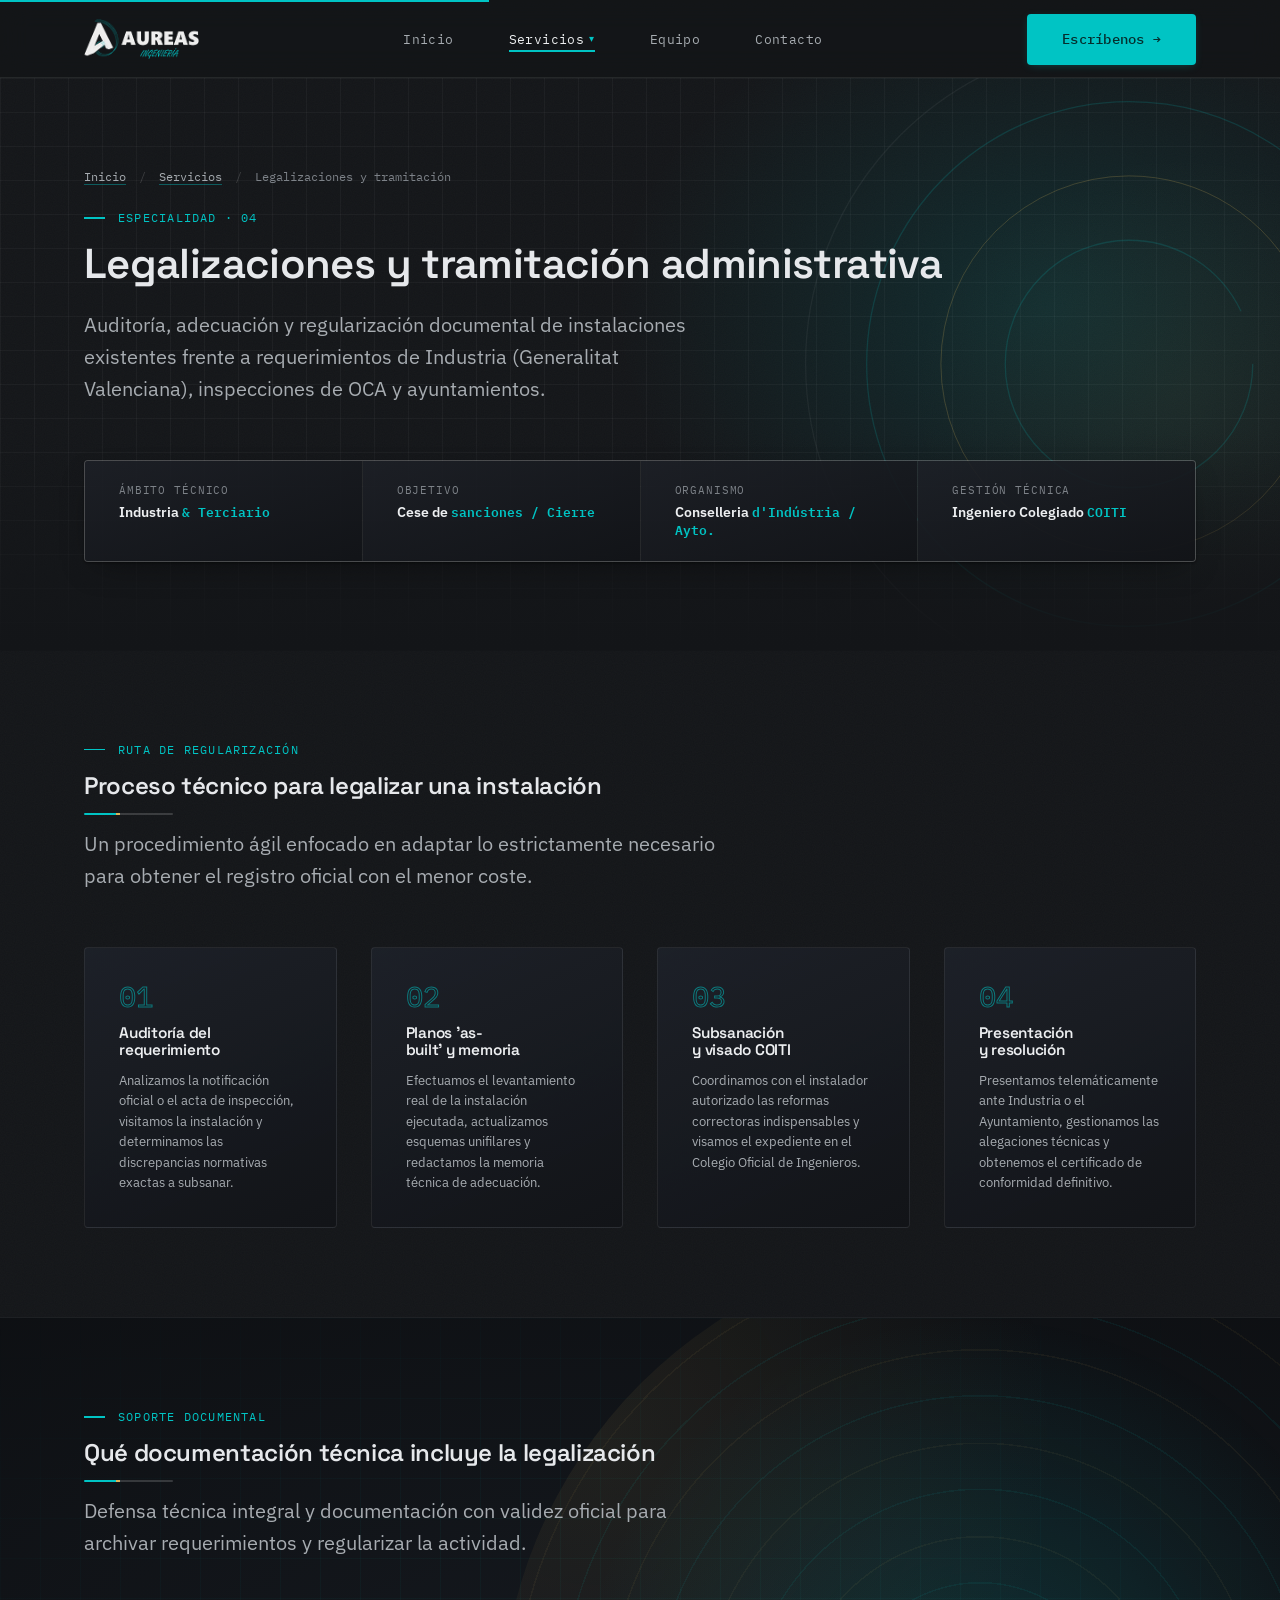
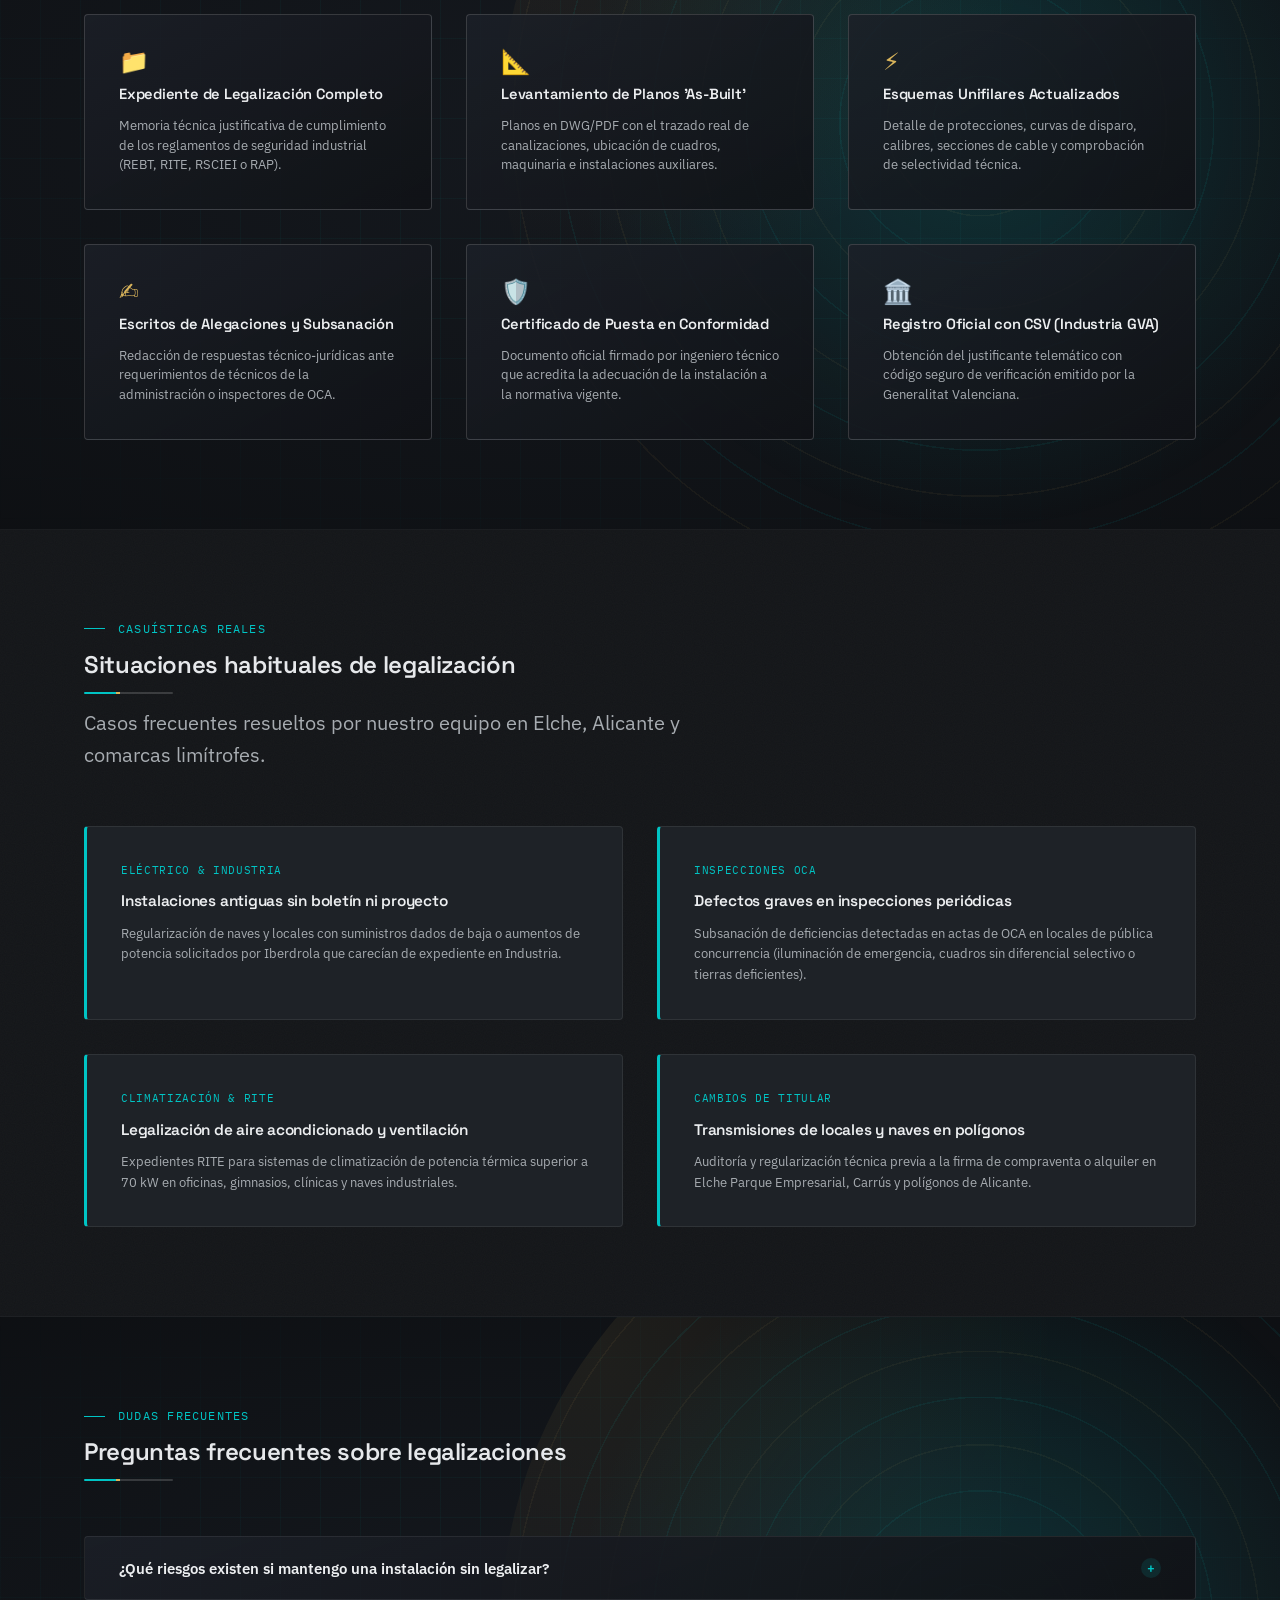
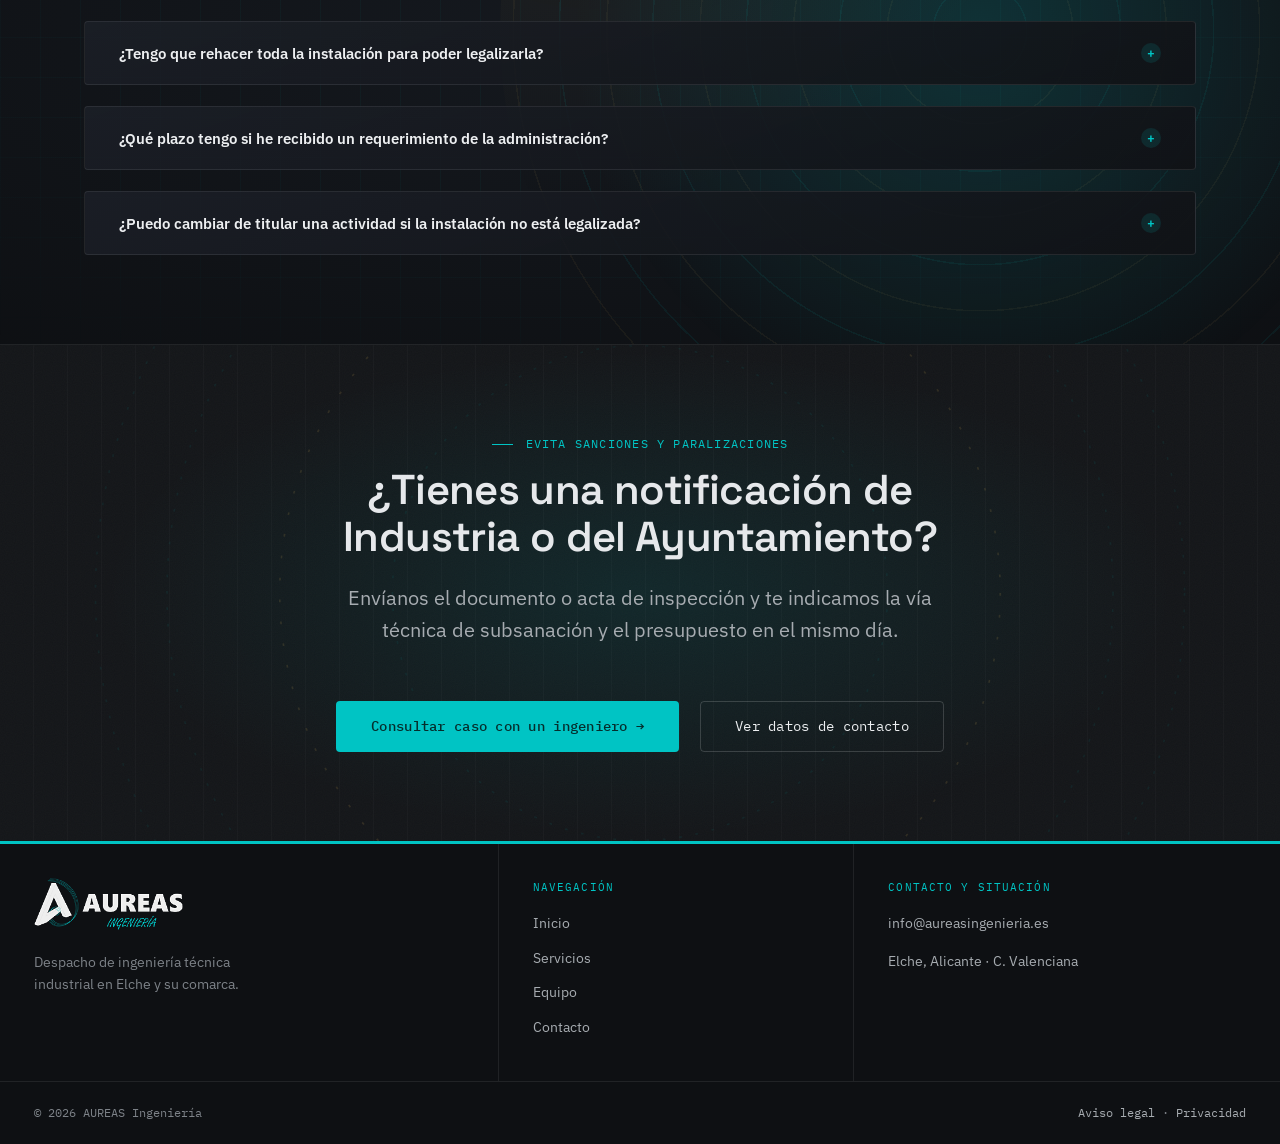
<file: servicios/legalizaciones/index.html>
<!DOCTYPE html>
<html lang="es">
<head>
<meta charset="utf-8">
<meta name="viewport" content="width=device-width, initial-scale=1">
<title>Legalización de Instalaciones y Trámites ante Industria en Elche — AUREAS</title>
<meta name="description" content="Legalización de instalaciones eléctricas, climatización y maquinaria en Elche y Alicante. Regularización ante Industria (GVA), respuesta a requerimientos y visado COITI.">
<link rel="canonical" href="https://aureasingenieria.es/servicios/legalizaciones/">
<meta name="theme-color" content="#131518">

<link rel="icon" type="image/svg+xml" href="/assets/img/favicon.svg">
<link rel="icon" type="image/png" sizes="32x32" href="/assets/img/favicon-32.png">
<link rel="apple-touch-icon" sizes="180x180" href="/assets/img/apple-touch-icon.png">

<meta property="og:locale" content="es_ES">
<meta property="og:type" content="website">
<meta property="og:site_name" content="AUREAS Ingeniería">
<meta property="og:title" content="Legalización de Instalaciones y Tramitación — AUREAS Ingeniería">
<meta property="og:description" content="Regularización de instalaciones eléctricas, climatización y naves industriales en Elche y Alicante ante la Generalitat Valenciana.">
<meta property="og:image" content="https://aureasingenieria.es/assets/img/og-image.png">
<meta property="og:url" content="https://aureasingenieria.es/servicios/legalizaciones/">
<meta name="twitter:card" content="summary_large_image">
<meta name="twitter:title" content="Legalización de Instalaciones — AUREAS Ingeniería">
<meta name="twitter:description" content="Regularización de instalaciones ante Industria y ayuntamientos en Elche y provincia de Alicante.">
<meta name="twitter:image" content="https://aureasingenieria.es/assets/img/og-image.png">

<link rel="preconnect" href="https://fonts.googleapis.com">
<link rel="preconnect" href="https://fonts.gstatic.com" crossorigin>
<link rel="stylesheet" href="https://fonts.googleapis.com/css2?family=Space+Grotesk:wght@500;600;700&family=IBM+Plex+Sans:wght@400;500;600&family=IBM+Plex+Mono:wght@400;500&display=swap">
<link rel="preload" as="image" href="/assets/img/logo-aureas-light.png">
<link rel="stylesheet" href="/assets/css/styles.css?v=4.4">
<script type="application/ld+json">
{
  "@context": "https://schema.org",
  "@type": "Service",
  "name": "Legalización de Instalaciones y Tramitación Administrativa",
  "provider": {
    "@type": "EngineeringService",
    "name": "AUREAS Ingeniería",
    "url": "https://aureasingenieria.es/",
    "telephone": "+34680879633",
    "email": "info@aureasingenieria.es",
    "address": {
      "@type": "PostalAddress",
      "addressLocality": "Elche",
      "addressRegion": "Alicante",
      "addressCountry": "ES"
    }
  },
  "areaServed": ["Elche", "Alicante", "Santa Pola", "Crevillente", "Comunidad Valenciana"],
  "description": "Regularización técnica de instalaciones de baja tensión, climatización, ventilación y maquinaria ante Industria y ayuntamientos por ingenieros técnicos industriales."
}
</script>
</head>
<body>
<a class="skip-link" href="#contenido">Saltar al contenido</a>
<header class="site-header">
  <div class="container site-header__inner">
    <a class="brand" href="/" aria-label="AUREAS Ingeniería — inicio">
      <img class="brand__logo-full" src="/assets/img/logo-aureas-light.png" alt="AUREAS Ingeniería" width="86" height="30">
    </a>
    <nav class="nav" aria-label="Navegación principal">
      <ul class="nav__links" id="nav-links">
        <li><a href="/">Inicio</a></li>
        <li class="nav-item--dropdown">
          <a class="nav-link--dropdown" href="/servicios/" aria-haspopup="true" aria-expanded="false" aria-current="page">
            Servicios <span class="dropdown-chevron" aria-hidden="true">▾</span>
          </a>
          <div class="nav-dropdown" role="menu">
            <a class="dropdown-item" href="/servicios/proyectos-electricos/" role="menuitem">
              <div class="dropdown-item__icon">⚡</div>
              <div class="dropdown-item__text">
                <strong>Proyectos eléctricos</strong>
                <span>Baja tensión, memorias MTD y visados</span>
              </div>
            </a>
            <a class="dropdown-item" href="/servicios/licencias-actividad/" role="menuitem">
              <div class="dropdown-item__icon">📋</div>
              <div class="dropdown-item__text">
                <strong>Licencias de actividad</strong>
                <span>Aperturas, DR, ambiental y OCAs</span>
              </div>
            </a>
            <a class="dropdown-item" href="/servicios/certificados/" role="menuitem">
              <div class="dropdown-item__icon">🏅</div>
              <div class="dropdown-item__text">
                <strong>Certificados y memorias</strong>
                <span>Solidez, persistencia y peritajes</span>
              </div>
            </a>
            <a class="dropdown-item" href="/servicios/legalizaciones/" role="menuitem">
              <div class="dropdown-item__icon">🏛️</div>
              <div class="dropdown-item__text">
                <strong>Legalizaciones</strong>
                <span>Industria, ayuntamientos y trámites</span>
              </div>
            </a>
            <div class="dropdown-footer">
              <a href="/servicios/">Ver visión general de servicios →</a>
            </div>
          </div>
        </li>
        <li><a href="/quienes-somos/">Equipo</a></li>
        <li><a href="/contacto/">Contacto</a></li>
      </ul>
      <a class="btn btn--primary nav__cta" href="mailto:info@aureasingenieria.es">Escríbenos <span class="btn__arrow" aria-hidden="true">→</span></a>
      <button class="nav-toggle" aria-expanded="false" aria-controls="nav-links">Menú</button>
    </nav>
  </div>
</header>

<main id="contenido">

  <!-- HERO TÉCNICO -->
  <section class="section page-hero">
    <svg class="page-hero__arcs" viewBox="0 0 800 800" aria-hidden="true">
      <g class="arcs-spin">
        <circle cx="400" cy="400" r="150" pathLength="100"/>
        <circle class="gold" cx="400" cy="400" r="228" pathLength="100"/>
        <circle cx="400" cy="400" r="318" pathLength="100"/>
        <circle class="faint" cx="400" cy="400" r="392"/>
      </g>
    </svg>
    <div class="container">
      <nav class="crumbs" aria-label="Miga de pan">
        <a href="/">Inicio</a>
        <span aria-hidden="true">/</span>
        <a href="/servicios/">Servicios</a>
        <span aria-hidden="true">/</span>
        <span>Legalizaciones y tramitación</span>
      </nav>
      <p class="eyebrow" style="margin-top:var(--sp-3)">Especialidad · 04</p>
      <h1 style="font-size:var(--text-h2);margin-top:var(--sp-2)"><span class="gild">Legalizaciones y tramitación administrativa</span></h1>
      <p class="lead" style="margin-top:var(--sp-3)">Auditoría, adecuación y regularización documental de instalaciones existentes frente a requerimientos de Industria (Generalitat Valenciana), inspecciones de OCA y ayuntamientos.</p>

      <!-- Ficha Técnica Rápida -->
      <div class="service-factsheet reveal">
        <div class="factsheet-item">
          <span class="factsheet-label">Ámbito técnico</span>
          <span class="factsheet-val">Industria <span>& Terciario</span></span>
        </div>
        <div class="factsheet-item">
          <span class="factsheet-label">Objetivo</span>
          <span class="factsheet-val">Cese de <span>sanciones / Cierre</span></span>
        </div>
        <div class="factsheet-item">
          <span class="factsheet-label">Organismo</span>
          <span class="factsheet-val">Conselleria <span>d'Indústria / Ayto.</span></span>
        </div>
        <div class="factsheet-item">
          <span class="factsheet-label">Gestión técnica</span>
          <span class="factsheet-val">Ingeniero Colegiado <span>COITI</span></span>
        </div>
      </div>
    </div>
  </section>

  <!-- FLUJO DE TRABAJO EN 4 PASOS -->
  <section class="section">
    <div class="container">
      <div class="section__head reveal">
        <p class="eyebrow">Ruta de regularización</p>
        <h2>Proceso técnico para legalizar una instalación</h2>
        <p class="lead" style="margin-top:var(--sp-2)">Un procedimiento ágil enfocado en adaptar lo estrictamente necesario para obtener el registro oficial con el menor coste.</p>
      </div>

      <div class="service-workflow reveal">
        <article class="workflow-step">
          <div class="workflow-num">01</div>
          <h3 class="workflow-title">Auditoría del requerimiento</h3>
          <p class="workflow-desc">Analizamos la notificación oficial o el acta de inspección, visitamos la instalación y determinamos las discrepancias normativas exactas a subsanar.</p>
        </article>
        <article class="workflow-step">
          <div class="workflow-num">02</div>
          <h3 class="workflow-title">Planos 'as-built' y memoria</h3>
          <p class="workflow-desc">Efectuamos el levantamiento real de la instalación ejecutada, actualizamos esquemas unifilares y redactamos la memoria técnica de adecuación.</p>
        </article>
        <article class="workflow-step">
          <div class="workflow-num">03</div>
          <h3 class="workflow-title">Subsanación y visado COITI</h3>
          <p class="workflow-desc">Coordinamos con el instalador autorizado las reformas correctoras indispensables y visamos el expediente en el Colegio Oficial de Ingenieros.</p>
        </article>
        <article class="workflow-step">
          <div class="workflow-num">04</div>
          <h3 class="workflow-title">Presentación y resolución</h3>
          <p class="workflow-desc">Presentamos telemáticamente ante Industria o el Ayuntamiento, gestionamos las alegaciones técnicas y obtenemos el certificado de conformidad definitivo.</p>
        </article>
      </div>
    </div>
  </section>

  <!-- ENTREGABLES TÉCNICOS -->
  <section class="section section--mist">
    <div class="container">
      <div class="section__head reveal">
        <p class="eyebrow">Soporte documental</p>
        <h2>Qué documentación técnica incluye la legalización</h2>
        <p class="lead" style="margin-top:var(--sp-2)">Defensa técnica integral y documentación con validez oficial para archivar requerimientos y regularizar la actividad.</p>
      </div>

      <div class="deliverables-grid reveal">
        <div class="deliverable-card">
          <span class="deliverable-card__icon">📁</span>
          <h4>Expediente de Legalización Completo</h4>
          <p>Memoria técnica justificativa de cumplimiento de los reglamentos de seguridad industrial (REBT, RITE, RSCIEI o RAP).</p>
        </div>
        <div class="deliverable-card">
          <span class="deliverable-card__icon">📐</span>
          <h4>Levantamiento de Planos 'As-Built'</h4>
          <p>Planos en DWG/PDF con el trazado real de canalizaciones, ubicación de cuadros, maquinaria e instalaciones auxiliares.</p>
        </div>
        <div class="deliverable-card">
          <span class="deliverable-card__icon">⚡</span>
          <h4>Esquemas Unifilares Actualizados</h4>
          <p>Detalle de protecciones, curvas de disparo, calibres, secciones de cable y comprobación de selectividad técnica.</p>
        </div>
        <div class="deliverable-card">
          <span class="deliverable-card__icon">✍️</span>
          <h4>Escritos de Alegaciones y Subsanación</h4>
          <p>Redacción de respuestas técnico-jurídicas ante requerimientos de técnicos de la administración o inspectores de OCA.</p>
        </div>
        <div class="deliverable-card">
          <span class="deliverable-card__icon">🛡️</span>
          <h4>Certificado de Puesta en Conformidad</h4>
          <p>Documento oficial firmado por ingeniero técnico que acredita la adecuación de la instalación a la normativa vigente.</p>
        </div>
        <div class="deliverable-card">
          <span class="deliverable-card__icon">🏛️</span>
          <h4>Registro Oficial con CSV (Industria GVA)</h4>
          <p>Obtención del justificante telemático con código seguro de verificación emitido por la Generalitat Valenciana.</p>
        </div>
      </div>
    </div>
  </section>

  <!-- CASOS REALES Y TIPOLOGÍAS -->
  <section class="section">
    <div class="container">
      <div class="section__head reveal">
        <p class="eyebrow">Casuísticas reales</p>
        <h2>Situaciones habituales de legalización</h2>
        <p class="lead" style="margin-top:var(--sp-2)">Casos frecuentes resueltos por nuestro equipo en Elche, Alicante y comarcas limítrofes.</p>
      </div>

      <div class="cases-grid reveal">
        <div class="case-card">
          <span class="case-card__tag">Eléctrico & Industria</span>
          <h4>Instalaciones antiguas sin boletín ni proyecto</h4>
          <p>Regularización de naves y locales con suministros dados de baja o aumentos de potencia solicitados por Iberdrola que carecían de expediente en Industria.</p>
        </div>
        <div class="case-card">
          <span class="case-card__tag">Inspecciones OCA</span>
          <h4>Defectos graves en inspecciones periódicas</h4>
          <p>Subsanación de deficiencias detectadas en actas de OCA en locales de pública concurrencia (iluminación de emergencia, cuadros sin diferencial selectivo o tierras deficientes).</p>
        </div>
        <div class="case-card">
          <span class="case-card__tag">Climatización & RITE</span>
          <h4>Legalización de aire acondicionado y ventilación</h4>
          <p>Expedientes RITE para sistemas de climatización de potencia térmica superior a 70 kW en oficinas, gimnasios, clínicas y naves industriales.</p>
        </div>
        <div class="case-card">
          <span class="case-card__tag">Cambios de Titular</span>
          <h4>Transmisiones de locales y naves en polígonos</h4>
          <p>Auditoría y regularización técnica previa a la firma de compraventa o alquiler en Elche Parque Empresarial, Carrús y polígonos de Alicante.</p>
        </div>
      </div>
    </div>
  </section>

  <!-- PREGUNTAS FRECUENTES TÉCNICAS -->
  <section class="section section--mist">
    <div class="container">
      <div class="section__head reveal">
        <p class="eyebrow">Dudas frecuentes</p>
        <h2>Preguntas frecuentes sobre legalizaciones</h2>
      </div>

      <div class="faq-accordion reveal">
        <div class="faq-item">
          <button class="faq-question" type="button" aria-expanded="false">
            <span>¿Qué riesgos existen si mantengo una instalación sin legalizar?</span>
            <span class="faq-icon" aria-hidden="true">+</span>
          </button>
          <div class="faq-answer">
            <p>Mantener instalaciones industriales o comerciales sin legalizar expone a multas coercitivas por parte de la Dirección General de Industria (Ley 21/1992 de Industria), posibles órdenes de precinto o corte de suministro y, de manera crítica, a la pérdida total de cobertura del seguro en caso de incendio o siniestro laboral.</p>
          </div>
        </div>

        <div class="faq-item">
          <button class="faq-question" type="button" aria-expanded="false">
            <span>¿Tengo que rehacer toda la instalación para poder legalizarla?</span>
            <span class="faq-icon" aria-hidden="true">+</span>
          </button>
          <div class="faq-answer">
            <p>No. En AUREAS realizamos una auditoría in situ para identificar qué partes de la instalación cumplen con los requisitos de seguridad y proponemos exclusivamente las reformas mínimas indispensables para satisfacer el reglamento, protegiendo tu inversión.</p>
          </div>
        </div>

        <div class="faq-item">
          <button class="faq-question" type="button" aria-expanded="false">
            <span>¿Qué plazo tengo si he recibido un requerimiento de la administración?</span>
            <span class="faq-icon" aria-hidden="true">+</span>
          </button>
          <div class="faq-answer">
            <p>Generalmente la administración otorga entre 10 y 30 días hábiles. Si nos contactas tan pronto recibes la notificación, nosotros asumimos la representación técnica para solicitar prórrogas justificadas si la complejidad de las obras lo requiere, evitando sanciones por fuera de plazo.</p>
          </div>
        </div>

        <div class="faq-item">
          <button class="faq-question" type="button" aria-expanded="false">
            <span>¿Puedo cambiar de titular una actividad si la instalación no está legalizada?</span>
            <span class="faq-icon" aria-hidden="true">+</span>
          </button>
          <div class="faq-answer">
            <p>Muchos ayuntamientos y distribuidoras eléctricas bloquean el cambio de titularidad si no consta el boletín o certificado en el registro de Industria. En esos casos, tramitamos la adecuación y legalización de forma paralela para no demorar la transmisión de tu negocio.</p>
          </div>
        </div>
      </div>
    </div>
  </section>

  <!-- CTA FINAL -->
  <section class="section cta-final">
    <svg class="cta-final__arcs" viewBox="0 0 800 800" aria-hidden="true">
      <g class="spin-slow">
        <circle cx="400" cy="400" r="180"/>
        <circle class="gold-ring" cx="400" cy="400" r="262"/>
        <circle cx="400" cy="400" r="344"/>
        <circle cx="400" cy="400" r="396"/>
      </g>
    </svg>
    <div class="container" style="text-align:center">
      <div class="reveal">
        <p class="eyebrow" style="justify-content:center">Evita sanciones y paralizaciones</p>
        <h2 style="margin-top:var(--sp-2);font-size:var(--text-h2)">¿Tienes una notificación de Industria o del Ayuntamiento?</h2>
        <p class="lead" style="margin-inline:auto;margin-top:var(--sp-3)">Envíanos el documento o acta de inspección y te indicamos la vía técnica de subsanación y el presupuesto en el mismo día.</p>
        <div style="margin-top:var(--sp-5);display:flex;gap:var(--sp-3);justify-content:center;flex-wrap:wrap">
          <a class="btn btn--primary" href="mailto:info@aureasingenieria.es">Consultar caso con un ingeniero <span class="btn__arrow" aria-hidden="true">→</span></a>
          <a class="btn btn--ghost" href="/contacto/">Ver datos de contacto</a>
        </div>
      </div>
    </div>
  </section>

</main>

<footer class="cajetin-footer">
  <div class="cajetin-footer__top">
    <div class="cajetin-cell cajetin-footer__brand">
      <img class="footer-logo" src="/assets/img/logo-aureas-light.png" alt="AUREAS Ingeniería" loading="lazy" decoding="async">
      <p>Despacho de ingeniería técnica industrial en Elche y su comarca.</p>
    </div>
    <div class="cajetin-cell">
      <div class="cajetin-cell__label">Navegación</div>
      <ul>
        <li><a href="/">Inicio</a></li>
        <li><a href="/servicios/">Servicios</a></li>
        <li><a href="/quienes-somos/">Equipo</a></li>
        <li><a href="/contacto/">Contacto</a></li>
      </ul>
    </div>
    <div class="cajetin-cell">
      <div class="cajetin-cell__label">Contacto y Situación</div>
      <ul>
        <li><a href="mailto:info@aureasingenieria.es">info@aureasingenieria.es</a></li>
      </ul>
      <p style="margin-top:var(--sp-2)">Elche, Alicante · C. Valenciana</p>
    </div>
  </div>
  <div class="cajetin-footer__bottom">
    <span>© <span data-year></span> AUREAS Ingeniería</span>
    <span><a href="/aviso-legal/">Aviso legal</a> · <a href="/privacidad/">Privacidad</a></span>
  </div>
</footer>
<script src="/assets/js/main.js?v=4.4"></script>
</body>
</html>
</file>
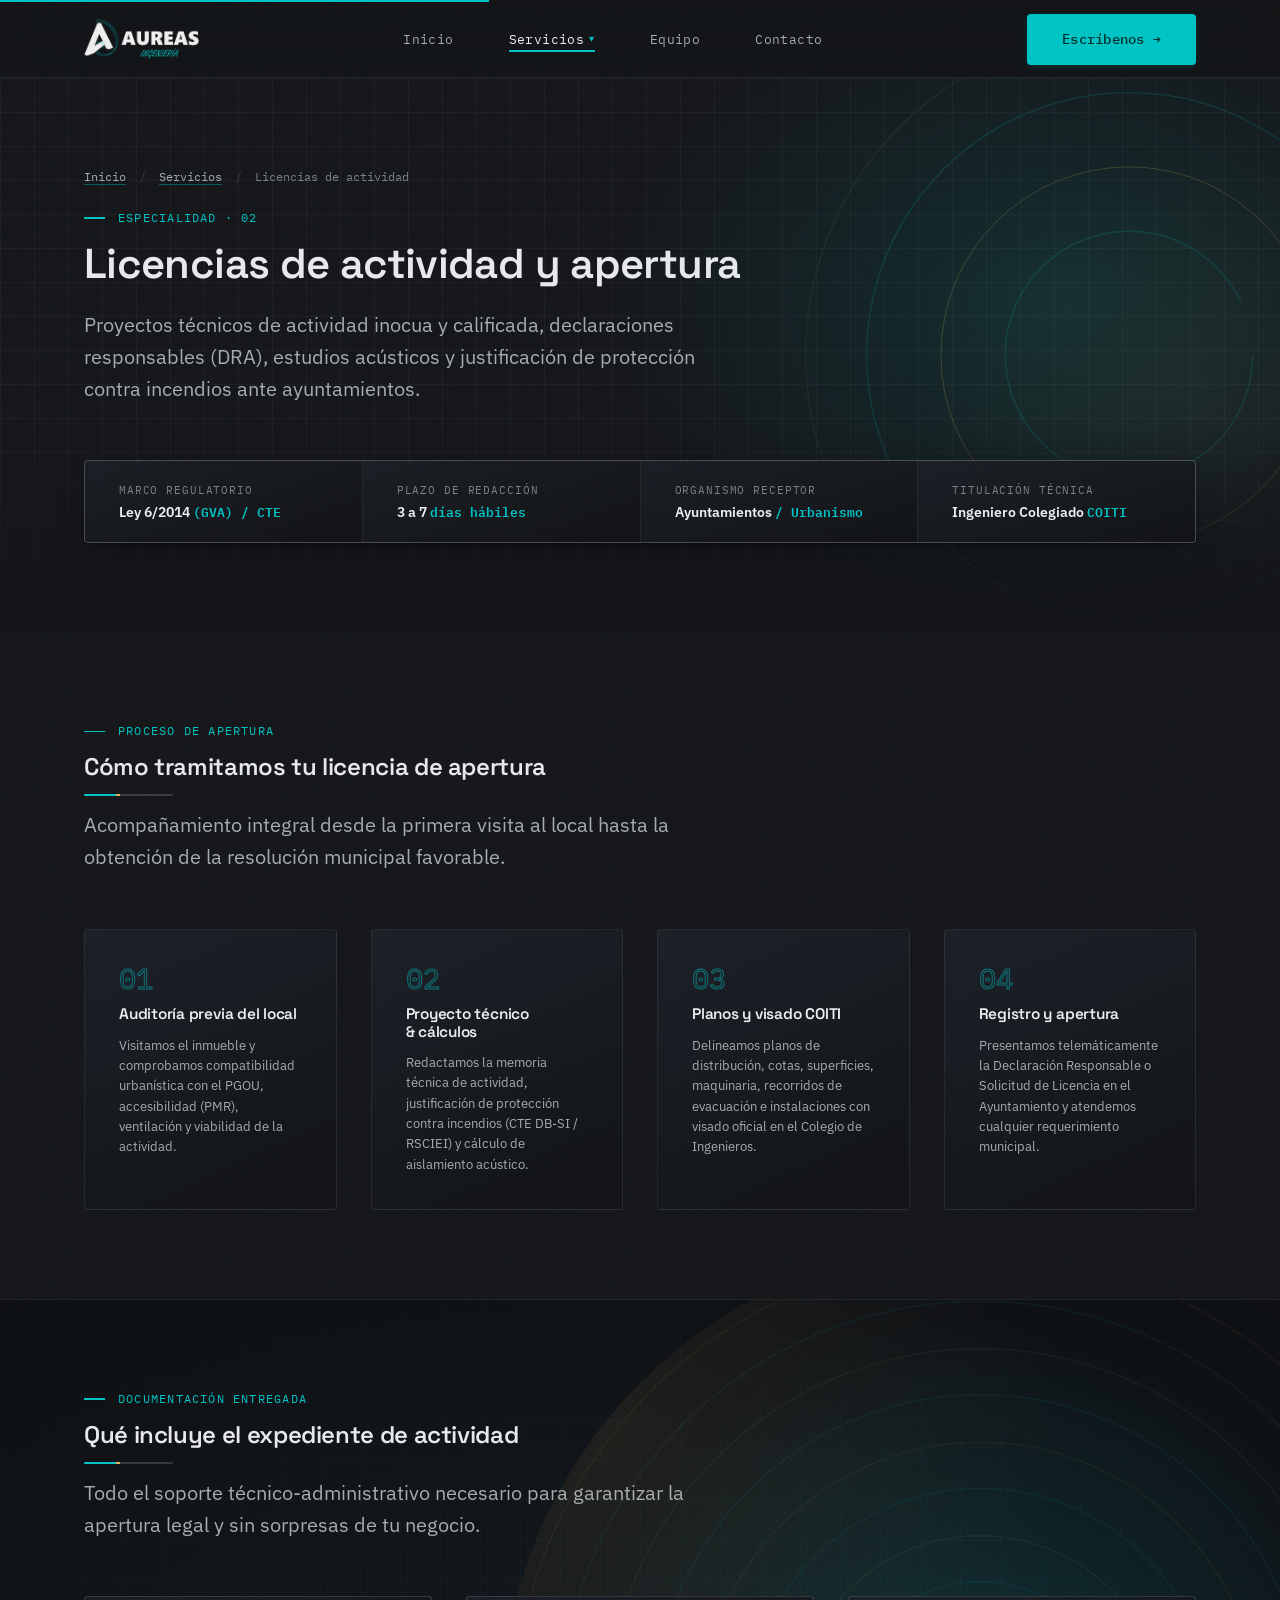
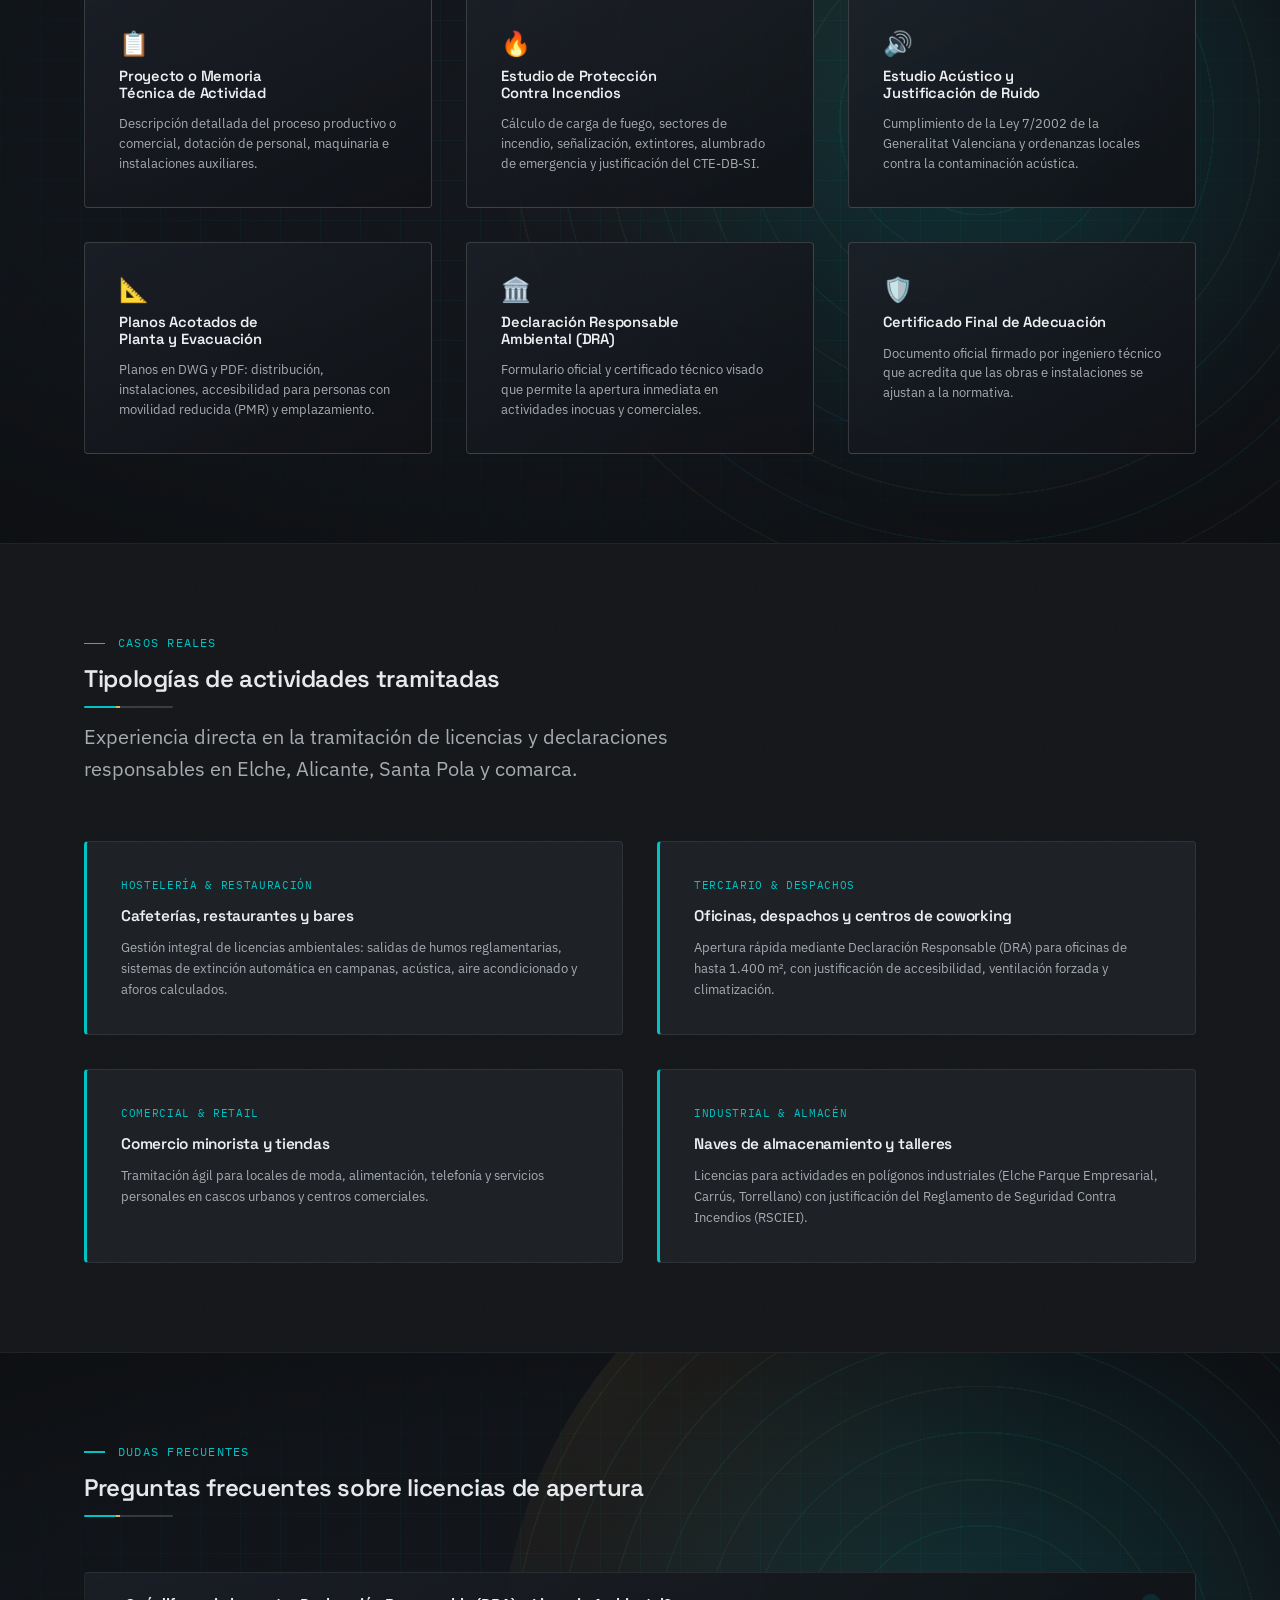
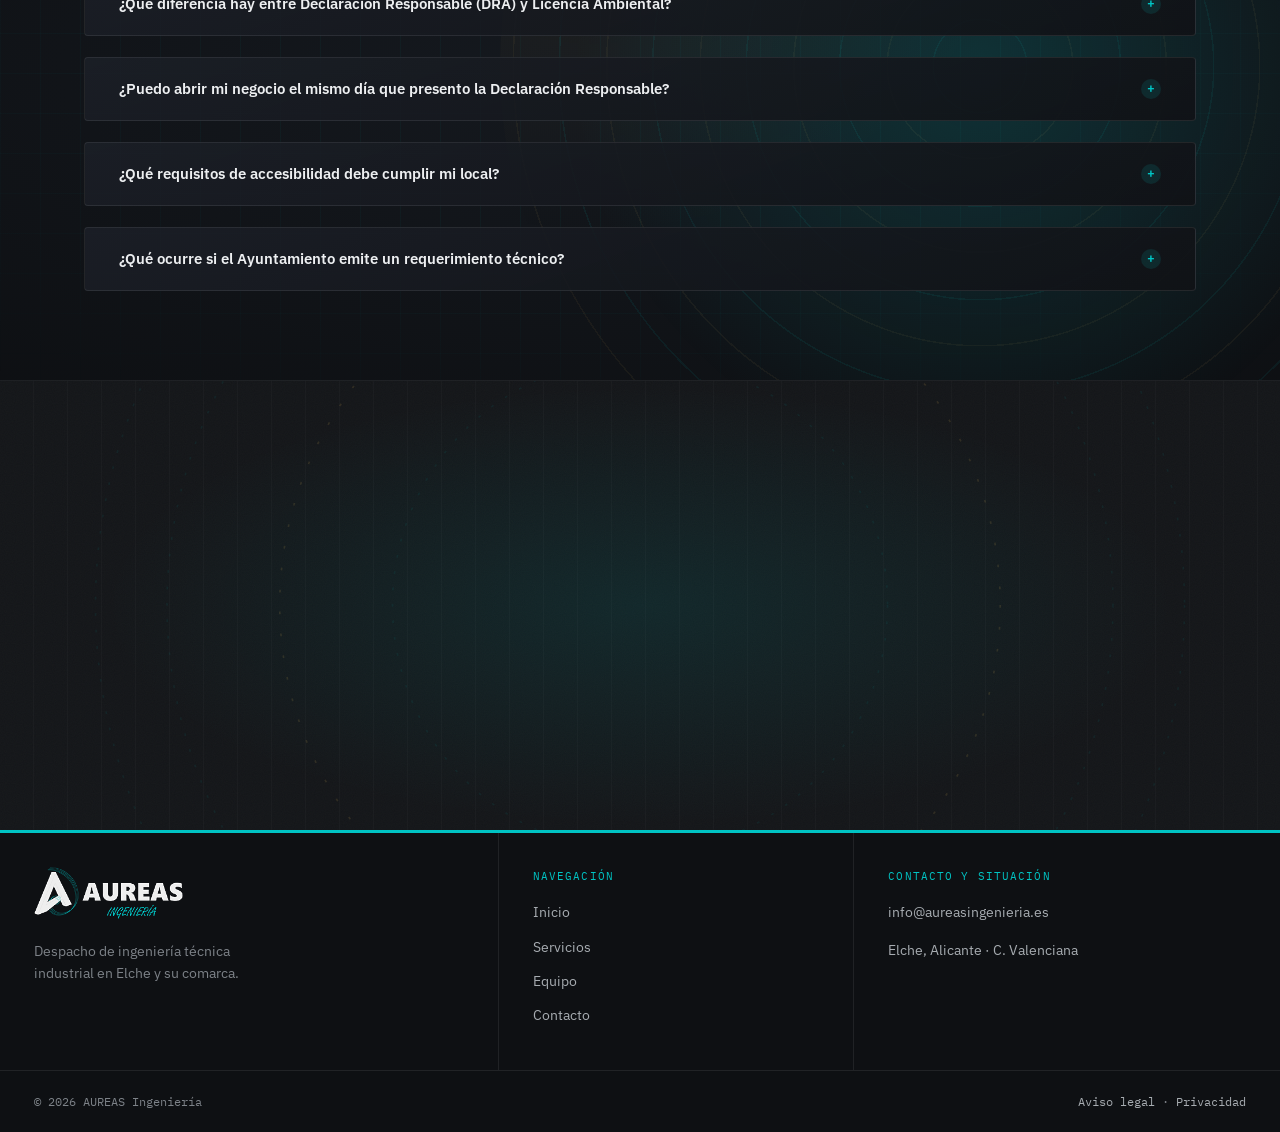
<file: servicios/licencias-actividad/index.html>
<!DOCTYPE html>
<html lang="es">
<head>
<meta charset="utf-8">
<meta name="viewport" content="width=device-width, initial-scale=1">
<title>Licencias de Actividad y Apertura en Elche y Alicante — AUREAS Ingeniería</title>
<meta name="description" content="Proyectos de actividad y licencias de apertura en Elche, Alicante y comarca. Declaraciones responsables (DRA), estudios de incendios, acústica y visado COITI.">
<link rel="canonical" href="https://aureasingenieria.es/servicios/licencias-actividad/">
<meta name="theme-color" content="#131518">

<link rel="icon" type="image/svg+xml" href="/assets/img/favicon.svg">
<link rel="icon" type="image/png" sizes="32x32" href="/assets/img/favicon-32.png">
<link rel="apple-touch-icon" sizes="180x180" href="/assets/img/apple-touch-icon.png">

<meta property="og:locale" content="es_ES">
<meta property="og:type" content="website">
<meta property="og:site_name" content="AUREAS Ingeniería">
<meta property="og:title" content="Licencias de Actividad y Apertura — AUREAS Ingeniería">
<meta property="og:description" content="Proyectos de actividad y licencias de apertura en Elche y Alicante. Declaraciones responsables, acústica, incendios y visado COITI.">
<meta property="og:image" content="https://aureasingenieria.es/assets/img/og-image.png">
<meta property="og:url" content="https://aureasingenieria.es/servicios/licencias-actividad/">
<meta name="twitter:card" content="summary_large_image">
<meta name="twitter:title" content="Licencias de Actividad y Apertura — AUREAS Ingeniería">
<meta name="twitter:description" content="Proyectos de actividad y licencias de apertura en Elche, Alicante y comarca.">
<meta name="twitter:image" content="https://aureasingenieria.es/assets/img/og-image.png">

<link rel="preconnect" href="https://fonts.googleapis.com">
<link rel="preconnect" href="https://fonts.gstatic.com" crossorigin>
<link rel="stylesheet" href="https://fonts.googleapis.com/css2?family=Space+Grotesk:wght@500;600;700&family=IBM+Plex+Sans:wght@400;500;600&family=IBM+Plex+Mono:wght@400;500&display=swap">
<link rel="preload" as="image" href="/assets/img/logo-aureas-light.png">
<link rel="stylesheet" href="/assets/css/styles.css?v=4.4">
<script type="application/ld+json">
{
  "@context": "https://schema.org",
  "@type": "Service",
  "name": "Licencias de Actividad y Apertura",
  "provider": {
    "@type": "EngineeringService",
    "name": "AUREAS Ingeniería",
    "url": "https://aureasingenieria.es/",
    "telephone": "+34680879633",
    "email": "info@aureasingenieria.es",
    "address": {
      "@type": "PostalAddress",
      "addressLocality": "Elche",
      "addressRegion": "Alicante",
      "addressCountry": "ES"
    }
  },
  "areaServed": ["Elche", "Alicante", "Santa Pola", "Crevillente", "Comunidad Valenciana"],
  "description": "Elaboración de proyectos de actividad, memorias técnicas ambientales, declaraciones responsables de apertura y legalizaciones ante ayuntamientos por ingenieros técnicos industriales."
}
</script>
</head>
<body>
<a class="skip-link" href="#contenido">Saltar al contenido</a>
<header class="site-header">
  <div class="container site-header__inner">
    <a class="brand" href="/" aria-label="AUREAS Ingeniería — inicio">
      <img class="brand__logo-full" src="/assets/img/logo-aureas-light.png" alt="AUREAS Ingeniería" width="86" height="30">
    </a>
    <nav class="nav" aria-label="Navegación principal">
      <ul class="nav__links" id="nav-links">
        <li><a href="/">Inicio</a></li>
        <li class="nav-item--dropdown">
          <a class="nav-link--dropdown" href="/servicios/" aria-haspopup="true" aria-expanded="false" aria-current="page">
            Servicios <span class="dropdown-chevron" aria-hidden="true">▾</span>
          </a>
          <div class="nav-dropdown" role="menu">
            <a class="dropdown-item" href="/servicios/proyectos-electricos/" role="menuitem">
              <div class="dropdown-item__icon">⚡</div>
              <div class="dropdown-item__text">
                <strong>Proyectos eléctricos</strong>
                <span>Baja tensión, memorias MTD y visados</span>
              </div>
            </a>
            <a class="dropdown-item" href="/servicios/licencias-actividad/" role="menuitem">
              <div class="dropdown-item__icon">📋</div>
              <div class="dropdown-item__text">
                <strong>Licencias de actividad</strong>
                <span>Aperturas, DR, ambiental y OCAs</span>
              </div>
            </a>
            <a class="dropdown-item" href="/servicios/certificados/" role="menuitem">
              <div class="dropdown-item__icon">🏅</div>
              <div class="dropdown-item__text">
                <strong>Certificados y memorias</strong>
                <span>Solidez, persistencia y peritajes</span>
              </div>
            </a>
            <a class="dropdown-item" href="/servicios/legalizaciones/" role="menuitem">
              <div class="dropdown-item__icon">🏛️</div>
              <div class="dropdown-item__text">
                <strong>Legalizaciones</strong>
                <span>Industria, ayuntamientos y trámites</span>
              </div>
            </a>
            <div class="dropdown-footer">
              <a href="/servicios/">Ver visión general de servicios →</a>
            </div>
          </div>
        </li>
        <li><a href="/quienes-somos/">Equipo</a></li>
        <li><a href="/contacto/">Contacto</a></li>
      </ul>
      <a class="btn btn--primary nav__cta" href="mailto:info@aureasingenieria.es">Escríbenos <span class="btn__arrow" aria-hidden="true">→</span></a>
      <button class="nav-toggle" aria-expanded="false" aria-controls="nav-links">Menú</button>
    </nav>
  </div>
</header>

<main id="contenido">

  <!-- HERO TÉCNICO -->
  <section class="section page-hero">
    <svg class="page-hero__arcs" viewBox="0 0 800 800" aria-hidden="true">
      <g class="arcs-spin">
        <circle cx="400" cy="400" r="150" pathLength="100"/>
        <circle class="gold" cx="400" cy="400" r="228" pathLength="100"/>
        <circle cx="400" cy="400" r="318" pathLength="100"/>
        <circle class="faint" cx="400" cy="400" r="392"/>
      </g>
    </svg>
    <div class="container">
      <nav class="crumbs" aria-label="Miga de pan">
        <a href="/">Inicio</a>
        <span aria-hidden="true">/</span>
        <a href="/servicios/">Servicios</a>
        <span aria-hidden="true">/</span>
        <span>Licencias de actividad</span>
      </nav>
      <p class="eyebrow" style="margin-top:var(--sp-3)">Especialidad · 02</p>
      <h1 style="font-size:var(--text-h2);margin-top:var(--sp-2)"><span class="gild">Licencias de actividad y apertura</span></h1>
      <p class="lead" style="margin-top:var(--sp-3)">Proyectos técnicos de actividad inocua y calificada, declaraciones responsables (DRA), estudios acústicos y justificación de protección contra incendios ante ayuntamientos.</p>

      <!-- Ficha Técnica Rápida -->
      <div class="service-factsheet reveal">
        <div class="factsheet-item">
          <span class="factsheet-label">Marco regulatorio</span>
          <span class="factsheet-val">Ley 6/2014 <span>(GVA) / CTE</span></span>
        </div>
        <div class="factsheet-item">
          <span class="factsheet-label">Plazo de redacción</span>
          <span class="factsheet-val">3 a 7 <span>días hábiles</span></span>
        </div>
        <div class="factsheet-item">
          <span class="factsheet-label">Organismo receptor</span>
          <span class="factsheet-val">Ayuntamientos <span>/ Urbanismo</span></span>
        </div>
        <div class="factsheet-item">
          <span class="factsheet-label">Titulación técnica</span>
          <span class="factsheet-val">Ingeniero Colegiado <span>COITI</span></span>
        </div>
      </div>
    </div>
  </section>

  <!-- FLUJO DE TRABAJO EN 4 PASOS -->
  <section class="section">
    <div class="container">
      <div class="section__head reveal">
        <p class="eyebrow">Proceso de apertura</p>
        <h2>Cómo tramitamos tu licencia de apertura</h2>
        <p class="lead" style="margin-top:var(--sp-2)">Acompañamiento integral desde la primera visita al local hasta la obtención de la resolución municipal favorable.</p>
      </div>

      <div class="service-workflow reveal">
        <article class="workflow-step">
          <div class="workflow-num">01</div>
          <h3 class="workflow-title">Auditoría previa del local</h3>
          <p class="workflow-desc">Visitamos el inmueble y comprobamos compatibilidad urbanística con el PGOU, accesibilidad (PMR), ventilación y viabilidad de la actividad.</p>
        </article>
        <article class="workflow-step">
          <div class="workflow-num">02</div>
          <h3 class="workflow-title">Proyecto técnico & cálculos</h3>
          <p class="workflow-desc">Redactamos la memoria técnica de actividad, justificación de protección contra incendios (CTE DB-SI / RSCIEI) y cálculo de aislamiento acústico.</p>
        </article>
        <article class="workflow-step">
          <div class="workflow-num">03</div>
          <h3 class="workflow-title">Planos y visado COITI</h3>
          <p class="workflow-desc">Delineamos planos de distribución, cotas, superficies, maquinaria, recorridos de evacuación e instalaciones con visado oficial en el Colegio de Ingenieros.</p>
        </article>
        <article class="workflow-step">
          <div class="workflow-num">04</div>
          <h3 class="workflow-title">Registro y apertura</h3>
          <p class="workflow-desc">Presentamos telemáticamente la Declaración Responsable o Solicitud de Licencia en el Ayuntamiento y atendemos cualquier requerimiento municipal.</p>
        </article>
      </div>
    </div>
  </section>

  <!-- ENTREGABLES TÉCNICOS -->
  <section class="section section--mist">
    <div class="container">
      <div class="section__head reveal">
        <p class="eyebrow">Documentación entregada</p>
        <h2>Qué incluye el expediente de actividad</h2>
        <p class="lead" style="margin-top:var(--sp-2)">Todo el soporte técnico-administrativo necesario para garantizar la apertura legal y sin sorpresas de tu negocio.</p>
      </div>

      <div class="deliverables-grid reveal">
        <div class="deliverable-card">
          <span class="deliverable-card__icon">📋</span>
          <h4>Proyecto o Memoria Técnica de Actividad</h4>
          <p>Descripción detallada del proceso productivo o comercial, dotación de personal, maquinaria e instalaciones auxiliares.</p>
        </div>
        <div class="deliverable-card">
          <span class="deliverable-card__icon">🔥</span>
          <h4>Estudio de Protección Contra Incendios</h4>
          <p>Cálculo de carga de fuego, sectores de incendio, señalización, extintores, alumbrado de emergencia y justificación del CTE-DB-SI.</p>
        </div>
        <div class="deliverable-card">
          <span class="deliverable-card__icon">🔊</span>
          <h4>Estudio Acústico y Justificación de Ruido</h4>
          <p>Cumplimiento de la Ley 7/2002 de la Generalitat Valenciana y ordenanzas locales contra la contaminación acústica.</p>
        </div>
        <div class="deliverable-card">
          <span class="deliverable-card__icon">📐</span>
          <h4>Planos Acotados de Planta y Evacuación</h4>
          <p>Planos en DWG y PDF: distribución, instalaciones, accesibilidad para personas con movilidad reducida (PMR) y emplazamiento.</p>
        </div>
        <div class="deliverable-card">
          <span class="deliverable-card__icon">🏛️</span>
          <h4>Declaración Responsable Ambiental (DRA)</h4>
          <p>Formulario oficial y certificado técnico visado que permite la apertura inmediata en actividades inocuas y comerciales.</p>
        </div>
        <div class="deliverable-card">
          <span class="deliverable-card__icon">🛡️</span>
          <h4>Certificado Final de Adecuación</h4>
          <p>Documento oficial firmado por ingeniero técnico que acredita que las obras e instalaciones se ajustan a la normativa.</p>
        </div>
      </div>
    </div>
  </section>

  <!-- CASOS REALES Y TIPOLOGÍAS -->
  <section class="section">
    <div class="container">
      <div class="section__head reveal">
        <p class="eyebrow">Casos reales</p>
        <h2>Tipologías de actividades tramitadas</h2>
        <p class="lead" style="margin-top:var(--sp-2)">Experiencia directa en la tramitación de licencias y declaraciones responsables en Elche, Alicante, Santa Pola y comarca.</p>
      </div>

      <div class="cases-grid reveal">
        <div class="case-card">
          <span class="case-card__tag">Hostelería & Restauración</span>
          <h4>Cafeterías, restaurantes y bares</h4>
          <p>Gestión integral de licencias ambientales: salidas de humos reglamentarias, sistemas de extinción automática en campanas, acústica, aire acondicionado y aforos calculados.</p>
        </div>
        <div class="case-card">
          <span class="case-card__tag">Terciario & Despachos</span>
          <h4>Oficinas, despachos y centros de coworking</h4>
          <p>Apertura rápida mediante Declaración Responsable (DRA) para oficinas de hasta 1.400 m², con justificación de accesibilidad, ventilación forzada y climatización.</p>
        </div>
        <div class="case-card">
          <span class="case-card__tag">Comercial & Retail</span>
          <h4>Comercio minorista y tiendas</h4>
          <p>Tramitación ágil para locales de moda, alimentación, telefonía y servicios personales en cascos urbanos y centros comerciales.</p>
        </div>
        <div class="case-card">
          <span class="case-card__tag">Industrial & Almacén</span>
          <h4>Naves de almacenamiento y talleres</h4>
          <p>Licencias para actividades en polígonos industriales (Elche Parque Empresarial, Carrús, Torrellano) con justificación del Reglamento de Seguridad Contra Incendios (RSCIEI).</p>
        </div>
      </div>
    </div>
  </section>

  <!-- PREGUNTAS FRECUENTES TÉCNICAS -->
  <section class="section section--mist">
    <div class="container">
      <div class="section__head reveal">
        <p class="eyebrow">Dudas frecuentes</p>
        <h2>Preguntas frecuentes sobre licencias de apertura</h2>
      </div>

      <div class="faq-accordion reveal">
        <div class="faq-item">
          <button class="faq-question" type="button" aria-expanded="false">
            <span>¿Qué diferencia hay entre Declaración Responsable (DRA) y Licencia Ambiental?</span>
            <span class="faq-icon" aria-hidden="true">+</span>
          </button>
          <div class="faq-answer">
            <p>Bajo la Ley 6/2014 de la Generalitat Valenciana, las actividades inocuas o comerciales sin impacto ambiental significativo se tramitan mediante Declaración Responsable (DRA), lo que permite abrir al momento de presentar el proyecto técnico. Las actividades con mayor impacto o aforo (hostelería con música, industrias, gimnasios grandes) requieren Licencia Ambiental previa con periodo de exposición pública e inspección municipal antes de la apertura.</p>
          </div>
        </div>

        <div class="faq-item">
          <button class="faq-question" type="button" aria-expanded="false">
            <span>¿Puedo abrir mi negocio el mismo día que presento la Declaración Responsable?</span>
            <span class="faq-icon" aria-hidden="true">+</span>
          </button>
          <div class="faq-answer">
            <p>Sí. La Declaración Responsable acompañada de la documentación técnica y el certificado del ingeniero técnico colegiado faculta legalmente al titular para iniciar la actividad económica desde el instante en que queda registrada con el justificante oficial del Ayuntamiento.</p>
          </div>
        </div>

        <div class="faq-item">
          <button class="faq-question" type="button" aria-expanded="false">
            <span>¿Qué requisitos de accesibilidad debe cumplir mi local?</span>
            <span class="faq-icon" aria-hidden="true">+</span>
          </button>
          <div class="faq-answer">
            <p>La normativa autonómica exige itinerario accesible desde la calle sin escalones (o con rampa normativa), anchura mínima de puertas de 80 cm, pasillos despejados y, según aforo y superficie, al menos un aseo adaptado para personas con movilidad reducida (PMR) con radio de giro libre de 1,50 m y barras de apoyo.</p>
          </div>
        </div>

        <div class="faq-item">
          <button class="faq-question" type="button" aria-expanded="false">
            <span>¿Qué ocurre si el Ayuntamiento emite un requerimiento técnico?</span>
            <span class="faq-icon" aria-hidden="true">+</span>
          </button>
          <div class="faq-answer">
            <p>En AUREAS nos encargamos de responder, redactar las aclaraciones técnicas y aportar la documentación complementaria requerida por los técnicos municipales hasta la resolución definitiva de tu expediente, sin costes sorpresa.</p>
          </div>
        </div>
      </div>
    </div>
  </section>

  <!-- CTA FINAL -->
  <section class="section cta-final">
    <svg class="cta-final__arcs" viewBox="0 0 800 800" aria-hidden="true">
      <g class="spin-slow">
        <circle cx="400" cy="400" r="180"/>
        <circle class="gold-ring" cx="400" cy="400" r="262"/>
        <circle cx="400" cy="400" r="344"/>
        <circle cx="400" cy="400" r="396"/>
      </g>
    </svg>
    <div class="container" style="text-align:center">
      <div class="reveal">
        <p class="eyebrow" style="justify-content:center">Abre tu negocio con seguridad</p>
        <h2 style="margin-top:var(--sp-2);font-size:var(--text-h2)">¿Vas a alquilar o abrir un nuevo local?</h2>
        <p class="lead" style="margin-inline:auto;margin-top:var(--sp-3)">Analizamos la viabilidad técnica del local antes de que firmes el contrato y te indicamos el trámite más rápido y económico.</p>
        <div style="margin-top:var(--sp-5);display:flex;gap:var(--sp-3);justify-content:center;flex-wrap:wrap">
          <a class="btn btn--primary" href="mailto:info@aureasingenieria.es">Consultar con un ingeniero <span class="btn__arrow" aria-hidden="true">→</span></a>
          <a class="btn btn--ghost" href="/contacto/">Ver datos de contacto</a>
        </div>
      </div>
    </div>
  </section>

</main>

<footer class="cajetin-footer">
  <div class="cajetin-footer__top">
    <div class="cajetin-cell cajetin-footer__brand">
      <img class="footer-logo" src="/assets/img/logo-aureas-light.png" alt="AUREAS Ingeniería" loading="lazy" decoding="async">
      <p>Despacho de ingeniería técnica industrial en Elche y su comarca.</p>
    </div>
    <div class="cajetin-cell">
      <div class="cajetin-cell__label">Navegación</div>
      <ul>
        <li><a href="/">Inicio</a></li>
        <li><a href="/servicios/">Servicios</a></li>
        <li><a href="/quienes-somos/">Equipo</a></li>
        <li><a href="/contacto/">Contacto</a></li>
      </ul>
    </div>
    <div class="cajetin-cell">
      <div class="cajetin-cell__label">Contacto y Situación</div>
      <ul>
        <li><a href="mailto:info@aureasingenieria.es">info@aureasingenieria.es</a></li>
      </ul>
      <p style="margin-top:var(--sp-2)">Elche, Alicante · C. Valenciana</p>
    </div>
  </div>
  <div class="cajetin-footer__bottom">
    <span>© <span data-year></span> AUREAS Ingeniería</span>
    <span><a href="/aviso-legal/">Aviso legal</a> · <a href="/privacidad/">Privacidad</a></span>
  </div>
</footer>
<script src="/assets/js/main.js?v=4.4"></script>
</body>
</html>
</file>
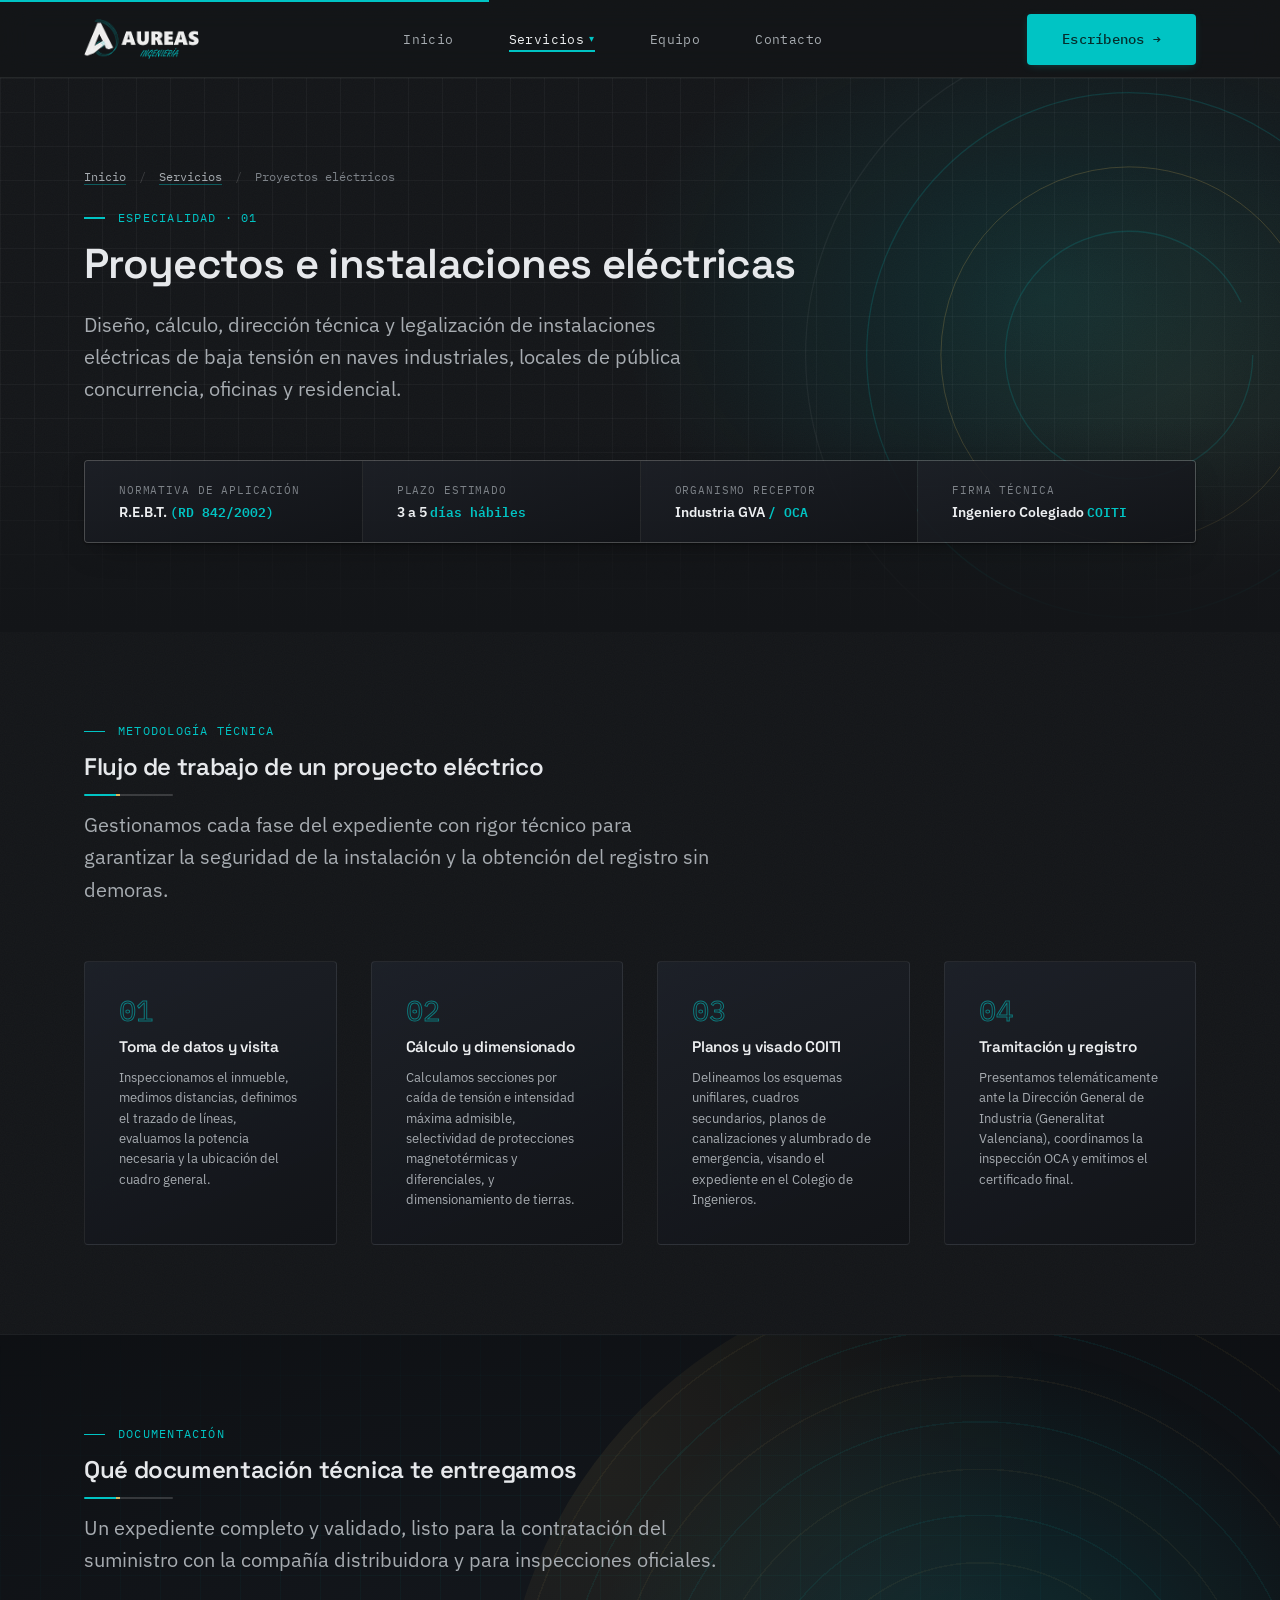
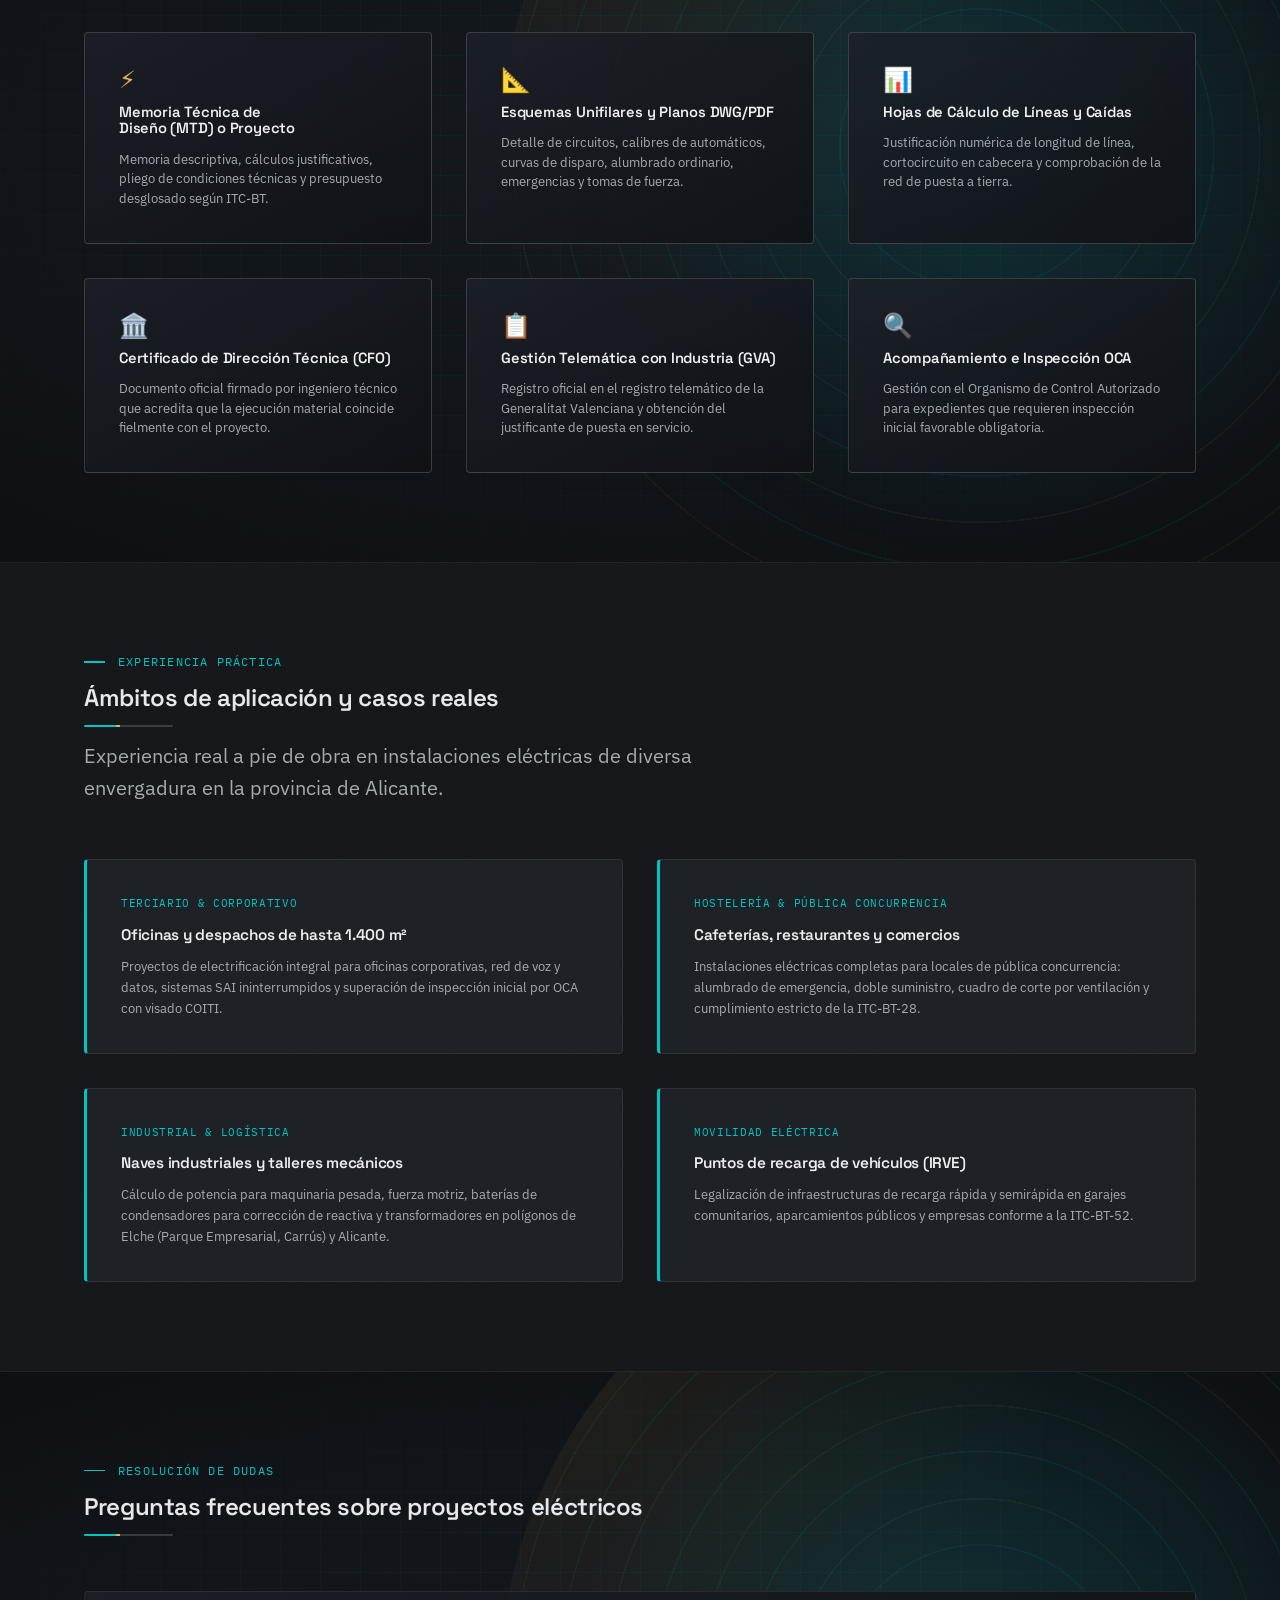
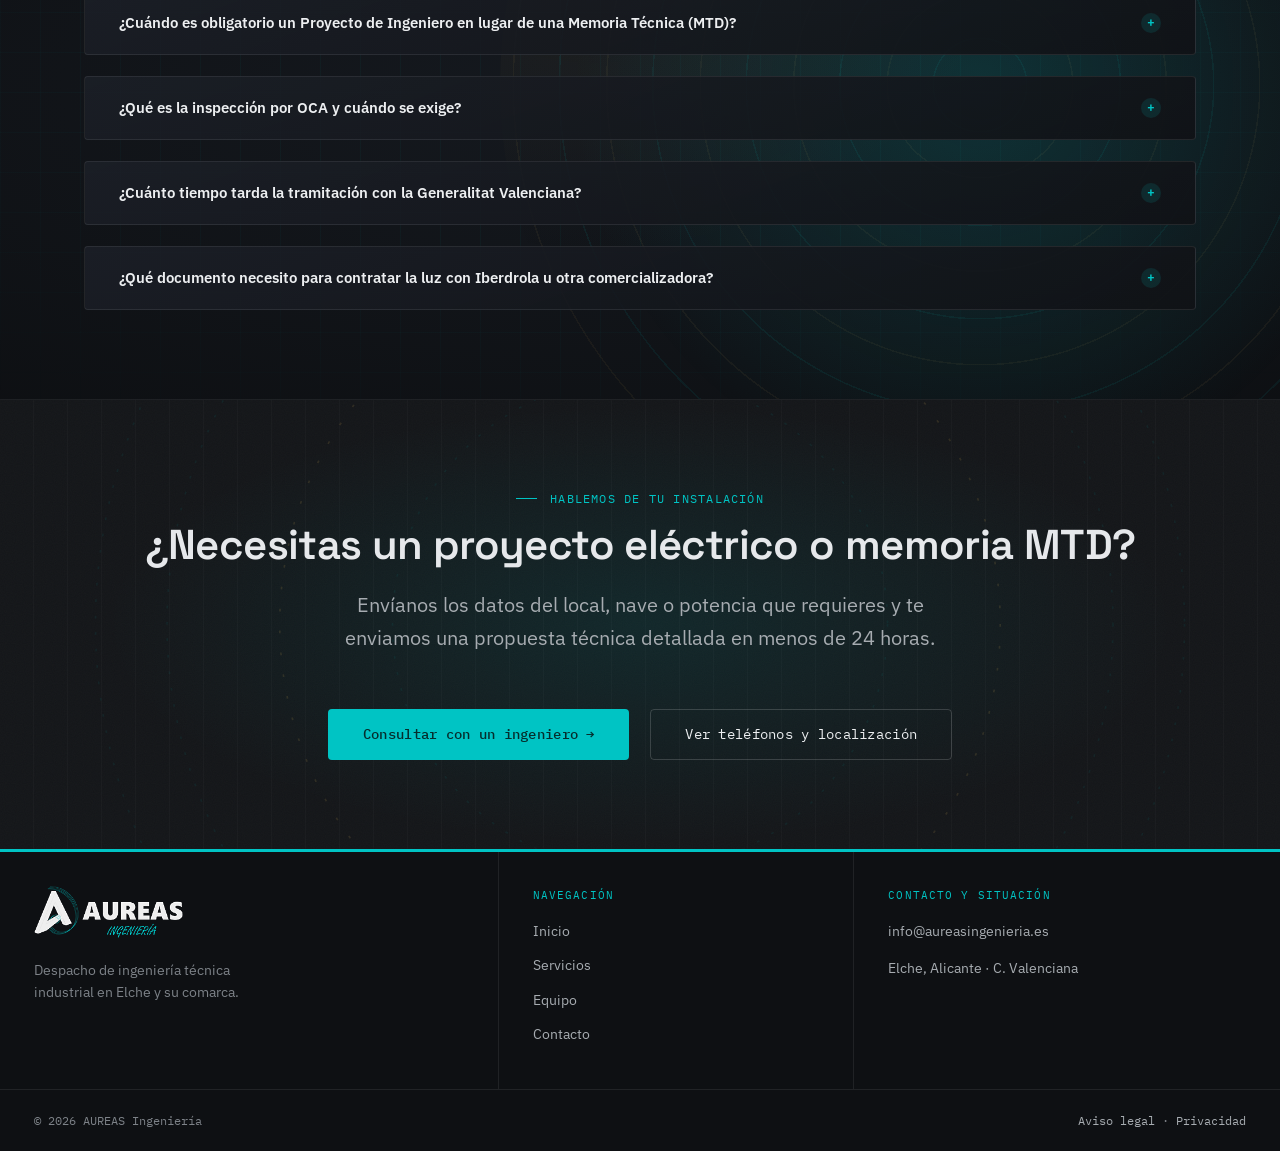
<file: servicios/proyectos-electricos/index.html>
<!DOCTYPE html>
<html lang="es">
<head>
<meta charset="utf-8">
<meta name="viewport" content="width=device-width, initial-scale=1">
<title>Proyectos e Instalaciones Eléctricas en Elche y Alicante — AUREAS Ingeniería</title>
<meta name="description" content="Diseño, cálculo y legalización de proyectos eléctricos de baja tensión en Elche y Alicante. Memorias MTD, esquemas unifilares, visado COITI y gestión con OCA e Industria.">
<link rel="canonical" href="https://aureasingenieria.es/servicios/proyectos-electricos/">
<meta name="theme-color" content="#131518">

<link rel="icon" type="image/svg+xml" href="/assets/img/favicon.svg">
<link rel="icon" type="image/png" sizes="32x32" href="/assets/img/favicon-32.png">
<link rel="apple-touch-icon" sizes="180x180" href="/assets/img/apple-touch-icon.png">

<meta property="og:locale" content="es_ES">
<meta property="og:type" content="website">
<meta property="og:site_name" content="AUREAS Ingeniería">
<meta property="og:title" content="Proyectos e Instalaciones Eléctricas — AUREAS Ingeniería">
<meta property="og:description" content="Diseño, cálculo y legalización de proyectos eléctricos de baja tensión en Elche y Alicante. Memorias MTD, esquemas unifilares, visado COITI y trámites OCA.">
<meta property="og:image" content="https://aureasingenieria.es/assets/img/og-image.png">
<meta property="og:url" content="https://aureasingenieria.es/servicios/proyectos-electricos/">
<meta name="twitter:card" content="summary_large_image">
<meta name="twitter:title" content="Proyectos e Instalaciones Eléctricas — AUREAS Ingeniería">
<meta name="twitter:description" content="Diseño, cálculo y legalización de proyectos eléctricos en baja tensión en Elche y Alicante.">
<meta name="twitter:image" content="https://aureasingenieria.es/assets/img/og-image.png">

<link rel="preconnect" href="https://fonts.googleapis.com">
<link rel="preconnect" href="https://fonts.gstatic.com" crossorigin>
<link rel="stylesheet" href="https://fonts.googleapis.com/css2?family=Space+Grotesk:wght@500;600;700&family=IBM+Plex+Sans:wght@400;500;600&family=IBM+Plex+Mono:wght@400;500&display=swap">
<link rel="preload" as="image" href="/assets/img/logo-aureas-light.png">
<link rel="stylesheet" href="/assets/css/styles.css?v=4.4">
<script type="application/ld+json">
{
  "@context": "https://schema.org",
  "@type": "Service",
  "name": "Proyectos e Instalaciones Eléctricas",
  "provider": {
    "@type": "EngineeringService",
    "name": "AUREAS Ingeniería",
    "url": "https://aureasingenieria.es/",
    "telephone": "+34680879633",
    "email": "info@aureasingenieria.es",
    "address": {
      "@type": "PostalAddress",
      "addressLocality": "Elche",
      "addressRegion": "Alicante",
      "addressCountry": "ES"
    }
  },
  "areaServed": ["Elche", "Alicante", "Santa Pola", "Crevillente", "Comunidad Valenciana"],
  "description": "Cálculo, diseño y tramitación telemática de proyectos de baja tensión, memorias técnicas MTD, boletines eléctricos y dirección de obra por ingenieros técnicos industriales colegiados."
}
</script>
</head>
<body>
<a class="skip-link" href="#contenido">Saltar al contenido</a>
<header class="site-header">
  <div class="container site-header__inner">
    <a class="brand" href="/" aria-label="AUREAS Ingeniería — inicio">
      <img class="brand__logo-full" src="/assets/img/logo-aureas-light.png" alt="AUREAS Ingeniería" width="86" height="30">
    </a>
    <nav class="nav" aria-label="Navegación principal">
      <ul class="nav__links" id="nav-links">
        <li><a href="/">Inicio</a></li>
        <li class="nav-item--dropdown">
          <a class="nav-link--dropdown" href="/servicios/" aria-haspopup="true" aria-expanded="false" aria-current="page">
            Servicios <span class="dropdown-chevron" aria-hidden="true">▾</span>
          </a>
          <div class="nav-dropdown" role="menu">
            <a class="dropdown-item" href="/servicios/proyectos-electricos/" role="menuitem">
              <div class="dropdown-item__icon">⚡</div>
              <div class="dropdown-item__text">
                <strong>Proyectos eléctricos</strong>
                <span>Baja tensión, memorias MTD y visados</span>
              </div>
            </a>
            <a class="dropdown-item" href="/servicios/licencias-actividad/" role="menuitem">
              <div class="dropdown-item__icon">📋</div>
              <div class="dropdown-item__text">
                <strong>Licencias de actividad</strong>
                <span>Aperturas, DR, ambiental y OCAs</span>
              </div>
            </a>
            <a class="dropdown-item" href="/servicios/certificados/" role="menuitem">
              <div class="dropdown-item__icon">🏅</div>
              <div class="dropdown-item__text">
                <strong>Certificados y memorias</strong>
                <span>Solidez, persistencia y peritajes</span>
              </div>
            </a>
            <a class="dropdown-item" href="/servicios/legalizaciones/" role="menuitem">
              <div class="dropdown-item__icon">🏛️</div>
              <div class="dropdown-item__text">
                <strong>Legalizaciones</strong>
                <span>Industria, ayuntamientos y trámites</span>
              </div>
            </a>
            <div class="dropdown-footer">
              <a href="/servicios/">Ver visión general de servicios →</a>
            </div>
          </div>
        </li>
        <li><a href="/quienes-somos/">Equipo</a></li>
        <li><a href="/contacto/">Contacto</a></li>
      </ul>
      <a class="btn btn--primary nav__cta" href="mailto:info@aureasingenieria.es">Escríbenos <span class="btn__arrow" aria-hidden="true">→</span></a>
      <button class="nav-toggle" aria-expanded="false" aria-controls="nav-links">Menú</button>
    </nav>
  </div>
</header>

<main id="contenido">

  <!-- HERO TÉCNICO -->
  <section class="section page-hero">
    <svg class="page-hero__arcs" viewBox="0 0 800 800" aria-hidden="true">
      <g class="arcs-spin">
        <circle cx="400" cy="400" r="150" pathLength="100"/>
        <circle class="gold" cx="400" cy="400" r="228" pathLength="100"/>
        <circle cx="400" cy="400" r="318" pathLength="100"/>
        <circle class="faint" cx="400" cy="400" r="392"/>
      </g>
    </svg>
    <div class="container">
      <nav class="crumbs" aria-label="Miga de pan">
        <a href="/">Inicio</a>
        <span aria-hidden="true">/</span>
        <a href="/servicios/">Servicios</a>
        <span aria-hidden="true">/</span>
        <span>Proyectos eléctricos</span>
      </nav>
      <p class="eyebrow" style="margin-top:var(--sp-3)">Especialidad · 01</p>
      <h1 style="font-size:var(--text-h2);margin-top:var(--sp-2)"><span class="gild">Proyectos e instalaciones eléctricas</span></h1>
      <p class="lead" style="margin-top:var(--sp-3)">Diseño, cálculo, dirección técnica y legalización de instalaciones eléctricas de baja tensión en naves industriales, locales de pública concurrencia, oficinas y residencial.</p>

      <!-- Ficha Técnica Rápida -->
      <div class="service-factsheet reveal">
        <div class="factsheet-item">
          <span class="factsheet-label">Normativa de aplicación</span>
          <span class="factsheet-val">R.E.B.T. <span>(RD 842/2002)</span></span>
        </div>
        <div class="factsheet-item">
          <span class="factsheet-label">Plazo estimado</span>
          <span class="factsheet-val">3 a 5 <span>días hábiles</span></span>
        </div>
        <div class="factsheet-item">
          <span class="factsheet-label">Organismo receptor</span>
          <span class="factsheet-val">Industria GVA <span>/ OCA</span></span>
        </div>
        <div class="factsheet-item">
          <span class="factsheet-label">Firma técnica</span>
          <span class="factsheet-val">Ingeniero Colegiado <span>COITI</span></span>
        </div>
      </div>
    </div>
  </section>

  <!-- FLUJO DE TRABAJO EN 4 PASOS -->
  <section class="section">
    <div class="container">
      <div class="section__head reveal">
        <p class="eyebrow">Metodología técnica</p>
        <h2>Flujo de trabajo de un proyecto eléctrico</h2>
        <p class="lead" style="margin-top:var(--sp-2)">Gestionamos cada fase del expediente con rigor técnico para garantizar la seguridad de la instalación y la obtención del registro sin demoras.</p>
      </div>

      <div class="service-workflow reveal">
        <article class="workflow-step">
          <div class="workflow-num">01</div>
          <h3 class="workflow-title">Toma de datos y visita</h3>
          <p class="workflow-desc">Inspeccionamos el inmueble, medimos distancias, definimos el trazado de líneas, evaluamos la potencia necesaria y la ubicación del cuadro general.</p>
        </article>
        <article class="workflow-step">
          <div class="workflow-num">02</div>
          <h3 class="workflow-title">Cálculo y dimensionado</h3>
          <p class="workflow-desc">Calculamos secciones por caída de tensión e intensidad máxima admisible, selectividad de protecciones magnetotérmicas y diferenciales, y dimensionamiento de tierras.</p>
        </article>
        <article class="workflow-step">
          <div class="workflow-num">03</div>
          <h3 class="workflow-title">Planos y visado COITI</h3>
          <p class="workflow-desc">Delineamos los esquemas unifilares, cuadros secundarios, planos de canalizaciones y alumbrado de emergencia, visando el expediente en el Colegio de Ingenieros.</p>
        </article>
        <article class="workflow-step">
          <div class="workflow-num">04</div>
          <h3 class="workflow-title">Tramitación y registro</h3>
          <p class="workflow-desc">Presentamos telemáticamente ante la Dirección General de Industria (Generalitat Valenciana), coordinamos la inspección OCA y emitimos el certificado final.</p>
        </article>
      </div>
    </div>
  </section>

  <!-- ENTREGABLES TÉCNICOS -->
  <section class="section section--mist">
    <div class="container">
      <div class="section__head reveal">
        <p class="eyebrow">Documentación</p>
        <h2>Qué documentación técnica te entregamos</h2>
        <p class="lead" style="margin-top:var(--sp-2)">Un expediente completo y validado, listo para la contratación del suministro con la compañía distribuidora y para inspecciones oficiales.</p>
      </div>

      <div class="deliverables-grid reveal">
        <div class="deliverable-card">
          <span class="deliverable-card__icon">⚡</span>
          <h4>Memoria Técnica de Diseño (MTD) o Proyecto</h4>
          <p>Memoria descriptiva, cálculos justificativos, pliego de condiciones técnicas y presupuesto desglosado según ITC-BT.</p>
        </div>
        <div class="deliverable-card">
          <span class="deliverable-card__icon">📐</span>
          <h4>Esquemas Unifilares y Planos DWG/PDF</h4>
          <p>Detalle de circuitos, calibres de automáticos, curvas de disparo, alumbrado ordinario, emergencias y tomas de fuerza.</p>
        </div>
        <div class="deliverable-card">
          <span class="deliverable-card__icon">📊</span>
          <h4>Hojas de Cálculo de Líneas y Caídas</h4>
          <p>Justificación numérica de longitud de línea, cortocircuito en cabecera y comprobación de la red de puesta a tierra.</p>
        </div>
        <div class="deliverable-card">
          <span class="deliverable-card__icon">🏛️</span>
          <h4>Certificado de Dirección Técnica (CFO)</h4>
          <p>Documento oficial firmado por ingeniero técnico que acredita que la ejecución material coincide fielmente con el proyecto.</p>
        </div>
        <div class="deliverable-card">
          <span class="deliverable-card__icon">📋</span>
          <h4>Gestión Telemática con Industria (GVA)</h4>
          <p>Registro oficial en el registro telemático de la Generalitat Valenciana y obtención del justificante de puesta en servicio.</p>
        </div>
        <div class="deliverable-card">
          <span class="deliverable-card__icon">🔍</span>
          <h4>Acompañamiento e Inspección OCA</h4>
          <p>Gestión con el Organismo de Control Autorizado para expedientes que requieren inspección inicial favorable obligatoria.</p>
        </div>
      </div>
    </div>
  </section>

  <!-- CASOS Y ÁMBITOS REALES -->
  <section class="section">
    <div class="container">
      <div class="section__head reveal">
        <p class="eyebrow">Experiencia práctica</p>
        <h2>Ámbitos de aplicación y casos reales</h2>
        <p class="lead" style="margin-top:var(--sp-2)">Experiencia real a pie de obra en instalaciones eléctricas de diversa envergadura en la provincia de Alicante.</p>
      </div>

      <div class="cases-grid reveal">
        <div class="case-card">
          <span class="case-card__tag">Terciario & Corporativo</span>
          <h4>Oficinas y despachos de hasta 1.400 m²</h4>
          <p>Proyectos de electrificación integral para oficinas corporativas, red de voz y datos, sistemas SAI ininterrumpidos y superación de inspección inicial por OCA con visado COITI.</p>
        </div>
        <div class="case-card">
          <span class="case-card__tag">Hostelería & Pública Concurrencia</span>
          <h4>Cafeterías, restaurantes y comercios</h4>
          <p>Instalaciones eléctricas completas para locales de pública concurrencia: alumbrado de emergencia, doble suministro, cuadro de corte por ventilación y cumplimiento estricto de la ITC-BT-28.</p>
        </div>
        <div class="case-card">
          <span class="case-card__tag">Industrial & Logística</span>
          <h4>Naves industriales y talleres mecánicos</h4>
          <p>Cálculo de potencia para maquinaria pesada, fuerza motriz, baterías de condensadores para corrección de reactiva y transformadores en polígonos de Elche (Parque Empresarial, Carrús) y Alicante.</p>
        </div>
        <div class="case-card">
          <span class="case-card__tag">Movilidad Eléctrica</span>
          <h4>Puntos de recarga de vehículos (IRVE)</h4>
          <p>Legalización de infraestructuras de recarga rápida y semirápida en garajes comunitarios, aparcamientos públicos y empresas conforme a la ITC-BT-52.</p>
        </div>
      </div>
    </div>
  </section>

  <!-- PREGUNTAS FRECUENTES TÉCNICAS -->
  <section class="section section--mist">
    <div class="container">
      <div class="section__head reveal">
        <p class="eyebrow">Resolución de dudas</p>
        <h2>Preguntas frecuentes sobre proyectos eléctricos</h2>
      </div>

      <div class="faq-accordion reveal">
        <div class="faq-item">
          <button class="faq-question" type="button" aria-expanded="false">
            <span>¿Cuándo es obligatorio un Proyecto de Ingeniero en lugar de una Memoria Técnica (MTD)?</span>
            <span class="faq-icon" aria-hidden="true">+</span>
          </button>
          <div class="faq-answer">
            <p>El REBT (ITC-BT-04) exige Proyecto redactado por Ingeniero Técnico Industrial en locales de pública concurrencia (cafeterías, restaurantes, comercios &gt; 40 kW o con aforo &gt; 50 personas), garajes de más de 5 plazas, naves industriales con potencia &gt; 50 kW, locales húmedos o con riesgo de incendio/explosión, e instalaciones de recarga de vehículo eléctrico &gt; 50 kW en exterior o &gt; 10 kW en interior.</p>
          </div>
        </div>

        <div class="faq-item">
          <button class="faq-question" type="button" aria-expanded="false">
            <span>¿Qué es la inspección por OCA y cuándo se exige?</span>
            <span class="faq-icon" aria-hidden="true">+</span>
          </button>
          <div class="faq-answer">
            <p>Una OCA (Organismo de Control Autorizado) es una entidad acreditada que comprueba físicamente la instalación antes de su puesta en marcha. Es obligatoria de forma previa en locales de pública concurrencia, garajes con más de 25 plazas, naves con riesgo de incendio, e instalaciones con potencias instaladas superiores a 100 kW. Nosotros coordinamos y asistimos a la inspección.</p>
          </div>
        </div>

        <div class="faq-item">
          <button class="faq-question" type="button" aria-expanded="false">
            <span>¿Cuánto tiempo tarda la tramitación con la Generalitat Valenciana?</span>
            <span class="faq-icon" aria-hidden="true">+</span>
          </button>
          <div class="faq-answer">
            <p>En la Comunidad Valenciana la tramitación es 100% telemática. Una vez redactado y visado el proyecto y emitido el acta favorable de OCA (si procede), la presentación y obtención del justificante de registro con código seguro de verificación (CSV) ante la Conselleria d'Indústria se realiza en un plazo de 24 a 48 horas.</p>
          </div>
        </div>

        <div class="faq-item">
          <button class="faq-question" type="button" aria-expanded="false">
            <span>¿Qué documento necesito para contratar la luz con Iberdrola u otra comercializadora?</span>
            <span class="faq-icon" aria-hidden="true">+</span>
          </button>
          <div class="faq-answer">
            <p>Necesitas el Certificado de Instalación Eléctrica (CIE / Boletín Eléctrico) debidamente registrado ante Industria, acompañado del justificante de registro y, en caso de proyecto, del Certificado Final de Obra visado. Nosotros te entregamos el paquete documental completo listo para su envío a la distribuidora.</p>
          </div>
        </div>
      </div>
    </div>
  </section>

  <!-- CTA FINAL -->
  <section class="section cta-final">
    <svg class="cta-final__arcs" viewBox="0 0 800 800" aria-hidden="true">
      <g class="spin-slow">
        <circle cx="400" cy="400" r="180"/>
        <circle class="gold-ring" cx="400" cy="400" r="262"/>
        <circle cx="400" cy="400" r="344"/>
        <circle cx="400" cy="400" r="396"/>
      </g>
    </svg>
    <div class="container" style="text-align:center">
      <div class="reveal">
        <p class="eyebrow" style="justify-content:center">Hablemos de tu instalación</p>
        <h2 style="margin-top:var(--sp-2);font-size:var(--text-h2)">¿Necesitas un proyecto eléctrico o memoria MTD?</h2>
        <p class="lead" style="margin-inline:auto;margin-top:var(--sp-3)">Envíanos los datos del local, nave o potencia que requieres y te enviamos una propuesta técnica detallada en menos de 24 horas.</p>
        <div style="margin-top:var(--sp-5);display:flex;gap:var(--sp-3);justify-content:center;flex-wrap:wrap">
          <a class="btn btn--primary" href="mailto:info@aureasingenieria.es">Consultar con un ingeniero <span class="btn__arrow" aria-hidden="true">→</span></a>
          <a class="btn btn--ghost" href="/contacto/">Ver teléfonos y localización</a>
        </div>
      </div>
    </div>
  </section>

</main>

<footer class="cajetin-footer">
  <div class="cajetin-footer__top">
    <div class="cajetin-cell cajetin-footer__brand">
      <img class="footer-logo" src="/assets/img/logo-aureas-light.png" alt="AUREAS Ingeniería" loading="lazy" decoding="async">
      <p>Despacho de ingeniería técnica industrial en Elche y su comarca.</p>
    </div>
    <div class="cajetin-cell">
      <div class="cajetin-cell__label">Navegación</div>
      <ul>
        <li><a href="/">Inicio</a></li>
        <li><a href="/servicios/">Servicios</a></li>
        <li><a href="/quienes-somos/">Equipo</a></li>
        <li><a href="/contacto/">Contacto</a></li>
      </ul>
    </div>
    <div class="cajetin-cell">
      <div class="cajetin-cell__label">Contacto y Situación</div>
      <ul>
        <li><a href="mailto:info@aureasingenieria.es">info@aureasingenieria.es</a></li>
      </ul>
      <p style="margin-top:var(--sp-2)">Elche, Alicante · C. Valenciana</p>
    </div>
  </div>
  <div class="cajetin-footer__bottom">
    <span>© <span data-year></span> AUREAS Ingeniería</span>
    <span><a href="/aviso-legal/">Aviso legal</a> · <a href="/privacidad/">Privacidad</a></span>
  </div>
</footer>
<script src="/assets/js/main.js?v=4.4"></script>
</body>
</html>
</file>
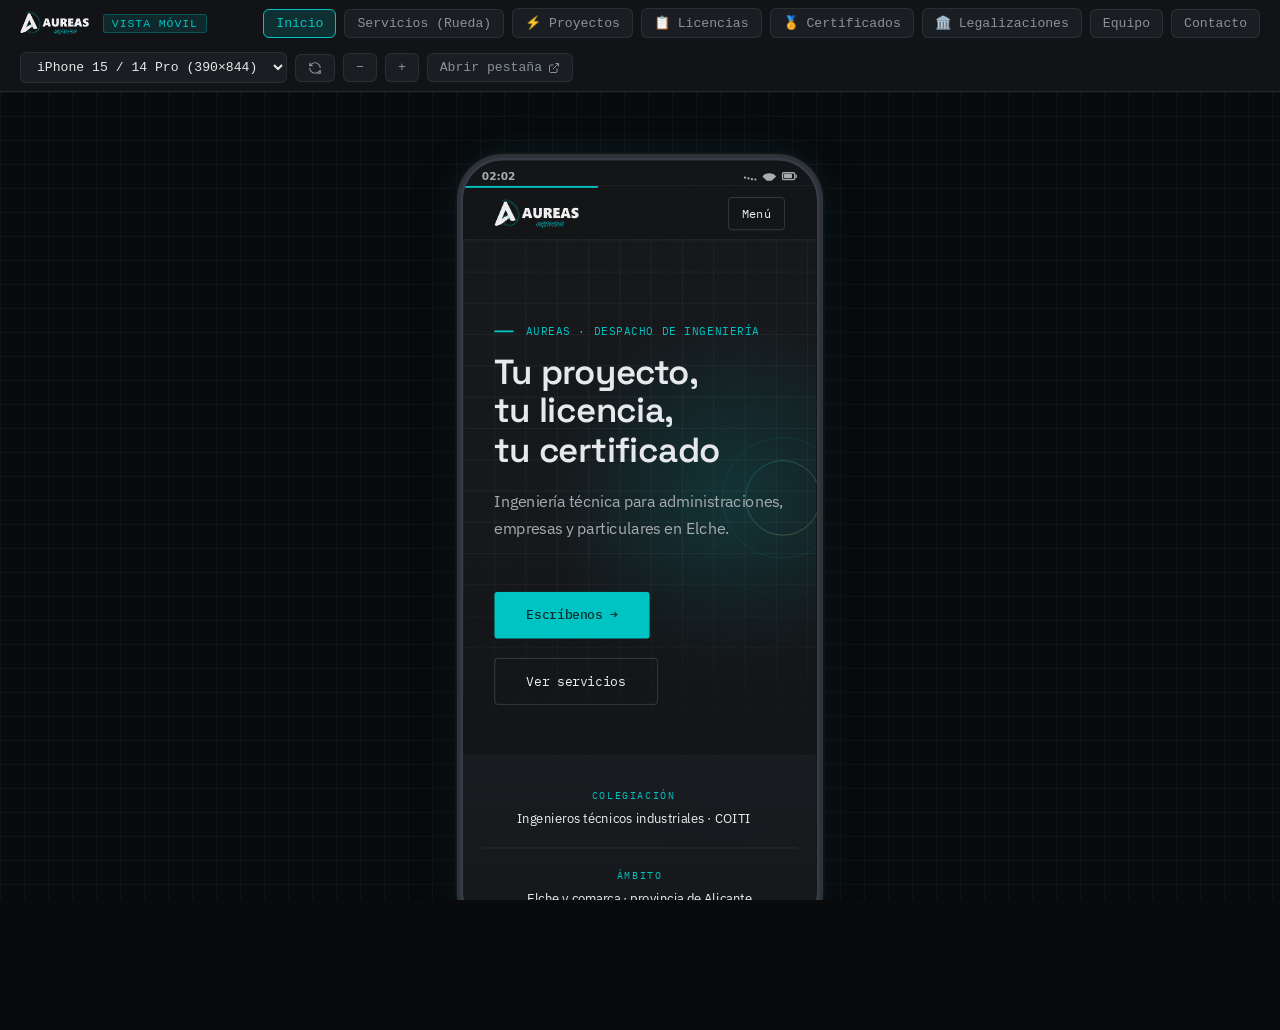
<file: preview.html>
<!doctype html>
<html lang="es">
<head>
<meta charset="UTF-8">
<meta name="viewport" content="width=device-width, initial-scale=1.0, maximum-scale=1.0, user-scalable=no, viewport-fit=cover">
<title>AUREAS Ingeniería — Simulador y Vista Previa Móvil</title>
<meta name="description" content="Simulador interactivo de la versión móvil para AUREAS Ingeniería. Comprueba la adaptabilidad responsive en diferentes dispositivos.">
<link rel="icon" type="image/svg+xml" href="/assets/img/favicon.svg">
<style>
  :root {
    --bg-sim: #090a0c;
    --panel-sim: #131518;
    --line: rgba(255, 255, 255, 0.08);
    --line-strong: rgba(255, 255, 255, 0.16);
    --text: #e6e8eb;
    --text-muted: #8b929a;
    --turquoise: #00c4c4;
    --gold: #d9b45b;
    --font-display: 'Inter', system-ui, -apple-system, sans-serif;
    --font-mono: 'JetBrains Mono', ui-monospace, monospace;
    --radius: 6px;
    --sp-1: 4px;
    --sp-2: 8px;
    --sp-3: 14px;
    --sp-4: 20px;
    --sp-5: 32px;
    --ease: cubic-bezier(0.22, 1, 0.36, 1);
    
    /* Device frame settings */
    --dev-width: 390px;
    --dev-height: 844px;
    --dev-radius: 46px;
    --scale: 0.92;
  }

  *, *::before, *::after { box-sizing: border-box; }
  
  html, body {
    margin: 0;
    padding: 0;
    width: 100%;
    height: 100%;
    background: var(--bg-sim);
    color: var(--text);
    font-family: var(--font-display);
    overflow-x: hidden;
  }

  .preview-layout {
    display: grid;
    grid-template-rows: auto 1fr auto;
    min-height: 100vh;
  }

  /* Top Control Bar */
  .preview-bar {
    position: sticky;
    top: 0;
    z-index: 100;
    background: rgba(19, 21, 24, 0.92);
    backdrop-filter: blur(12px);
    -webkit-backdrop-filter: blur(12px);
    border-bottom: 1px solid var(--line);
    padding: var(--sp-2) var(--sp-4);
    display: flex;
    flex-wrap: wrap;
    align-items: center;
    justify-content: space-between;
    gap: var(--sp-3);
  }

  .preview-bar__brand {
    display: flex;
    align-items: center;
    gap: var(--sp-3);
  }

  .preview-bar__brand img {
    height: 24px;
    width: auto;
  }

  .preview-bar__badge {
    font-family: var(--font-mono);
    font-size: 0.72rem;
    padding: 2px 8px;
    border-radius: 3px;
    background: rgba(0, 196, 196, 0.12);
    color: var(--turquoise);
    border: 1px solid rgba(0, 196, 196, 0.3);
    text-transform: uppercase;
    letter-spacing: 0.08em;
  }

  .preview-bar__controls {
    display: flex;
    flex-wrap: wrap;
    align-items: center;
    gap: var(--sp-2);
  }

  .btn-sim {
    background: #1a1d21;
    border: 1px solid var(--line);
    color: var(--text-muted);
    padding: 6px 12px;
    border-radius: var(--radius);
    font-size: 0.82rem;
    font-family: var(--font-mono);
    cursor: pointer;
    transition: all 0.2s var(--ease);
    display: inline-flex;
    align-items: center;
    gap: 6px;
    text-decoration: none;
  }

  .btn-sim:hover {
    background: #24282f;
    color: var(--text);
    border-color: var(--line-strong);
  }

  .btn-sim.is-active {
    background: rgba(0, 196, 196, 0.16);
    color: var(--turquoise);
    border-color: var(--turquoise);
  }

  .select-sim {
    background: #1a1d21;
    border: 1px solid var(--line);
    color: var(--text);
    padding: 6px 12px;
    border-radius: var(--radius);
    font-size: 0.82rem;
    font-family: var(--font-mono);
    cursor: pointer;
    outline: none;
  }

  .select-sim:focus {
    border-color: var(--turquoise);
  }

  /* Stage Canvas */
  .preview-stage {
    display: flex;
    align-items: center;
    justify-content: center;
    padding: var(--sp-5) var(--sp-3);
    position: relative;
    background-image: 
      linear-gradient(rgba(255, 255, 255, 0.03) 1px, transparent 1px),
      linear-gradient(90deg, rgba(255, 255, 255, 0.03) 1px, transparent 1px);
    background-size: 24px 24px;
    overflow: auto;
  }

  /* Phone Mockup Chassis */
  .device-chassis {
    position: relative;
    width: var(--dev-width);
    height: var(--dev-height);
    background: #1a1d21;
    border-radius: var(--dev-radius);
    box-shadow: 
      0 0 0 4px #2e333a,
      0 0 0 6px #121417,
      0 25px 60px -10px rgba(0, 0, 0, 0.8),
      0 0 50px rgba(0, 196, 196, 0.15);
    transition: all 0.4s cubic-bezier(0.22, 1, 0.36, 1);
    transform: scale(var(--scale));
    transform-origin: center center;
    overflow: hidden;
    border: 3px solid #373c44;
  }

  .device-chassis.is-landscape {
    width: var(--dev-height);
    height: var(--dev-width);
  }

  /* Dynamic Island / Notch */
  .device-notch {
    display: none;
  }

  /* Status Bar */
  .device-status-bar {
    position: relative;
    height: 28px;
    padding: 6px 20px 0;
    display: flex;
    justify-content: space-between;
    align-items: center;
    background: #131518;
    border-bottom: 1px solid rgba(255,255,255,0.06);
    color: #a7acb1;
    font-family: system-ui, -apple-system, sans-serif;
    font-size: 0.72rem;
    font-weight: 600;
    pointer-events: none;
    z-index: 40;
  }

  .status-icons {
    display: flex;
    align-items: center;
    gap: 6px;
  }

  /* Screen Iframe */
  .device-screen {
    width: 100%;
    height: calc(100% - 28px);
    border: none;
    background: #131518;
  }

  /* Footer info */
  .preview-footer-info {
    text-align: center;
    padding: var(--sp-2) var(--sp-4);
    font-family: var(--font-mono);
    font-size: 0.76rem;
    color: var(--text-muted);
    border-top: 1px solid var(--line);
    background: var(--panel-sim);
  }
</style>
</head>
<body>

<div class="preview-layout">
  <!-- Top Toolbar -->
  <header class="preview-bar">
    <div class="preview-bar__brand">
      <img src="/assets/img/logo-aureas-light.png" alt="AUREAS">
      <span class="preview-bar__badge">Vista Móvil</span>
    </div>

    <!-- Navigation between site sections in simulator -->
    <div class="preview-bar__controls">
      <button class="btn-sim is-active" data-page="/" onclick="loadPage('/')">Inicio</button>
      <button class="btn-sim" data-page="/servicios/" onclick="loadPage('/servicios/')">Servicios (Rueda)</button>
      <button class="btn-sim" data-page="/servicios/proyectos-electricos/" onclick="loadPage('/servicios/proyectos-electricos/')">⚡ Proyectos</button>
      <button class="btn-sim" data-page="/servicios/licencias-actividad/" onclick="loadPage('/servicios/licencias-actividad/')">📋 Licencias</button>
      <button class="btn-sim" data-page="/servicios/certificados/" onclick="loadPage('/servicios/certificados/')">🏅 Certificados</button>
      <button class="btn-sim" data-page="/servicios/legalizaciones/" onclick="loadPage('/servicios/legalizaciones/')">🏛️ Legalizaciones</button>
      <button class="btn-sim" data-page="/quienes-somos/" onclick="loadPage('/quienes-somos/')">Equipo</button>
      <button class="btn-sim" data-page="/contacto/" onclick="loadPage('/contacto/')">Contacto</button>
    </div>

    <!-- Device switcher & zoom controls -->
    <div class="preview-bar__controls">
      <select class="select-sim" id="deviceSelect" onchange="changeDevice(this.value)" aria-label="Seleccionar dispositivo">
        <option value="iphone15" selected>iPhone 15 / 14 Pro (390×844)</option>
        <option value="iphonese">iPhone SE (375×667)</option>
        <option value="pixel7">Google Pixel 7 (412×915)</option>
        <option value="galaxys23">Samsung Galaxy S23 (360×780)</option>
        <option value="ipadmini">iPad Mini (768×1024)</option>
      </select>

      <button class="btn-sim" onclick="toggleOrientation()" title="Rotar pantalla">
        <svg width="14" height="14" viewBox="0 0 24 24" fill="none" stroke="currentColor" stroke-width="2"><path d="M21 12a9 9 0 0 0-9-9 9.75 9.75 0 0 0-6.74 2.74L3 8"/><path d="M3 3v5h5"/><path d="M3 12a9 9 0 0 0 9 9 9.75 9.75 0 0 0 6.74-2.74L21 16"/><path d="M16 21h5v-5"/></svg>
      </button>

      <button class="btn-sim" onclick="adjustScale(-0.1)" title="Alejar zoom">−</button>
      <button class="btn-sim" onclick="adjustScale(0.1)" title="Acercar zoom">+</button>

      <a class="btn-sim" id="directLink" href="/" target="_blank" title="Abrir en pestaña nueva">
        <span>Abrir pestaña</span>
        <svg width="12" height="12" viewBox="0 0 24 24" fill="none" stroke="currentColor" stroke-width="2"><path d="M18 13v6a2 2 0 0 1-2 2H5a2 2 0 0 1-2-2V8a2 2 0 0 1 2-2h6"/><polyline points="15 3 21 3 21 9"/><line x1="10" y1="14" x2="21" y2="3"/></svg>
      </a>
    </div>
  </header>

  <!-- Interactive Mockup Screen Stage -->
  <main class="preview-stage">
    <div class="device-chassis" id="chassis">
      <!-- Device Status Bar -->
      <div class="device-status-bar">
        <span id="currentTime">09:41</span>
        <div class="status-icons">
          <svg width="14" height="10" viewBox="0 0 16 12" fill="currentColor"><path d="M1 9.5a1.5 1.5 0 1 0 0-3 1.5 1.5 0 0 0 0 3zm4.5 1a1.5 1.5 0 1 0 0-3 1.5 1.5 0 0 0 0 3zm4.5 1a1.5 1.5 0 1 0 0-3 1.5 1.5 0 0 0 0 3zm4.5 0.5a1.5 1.5 0 1 0 0-3 1.5 1.5 0 0 0 0 3z"/></svg>
          <svg width="15" height="10" viewBox="0 0 24 16" fill="currentColor"><path d="M12 3c-4.97 0-9.28 2.15-12 5.54l12 11.46 12-11.46c-2.72-3.39-7.03-5.54-12-5.54z"/></svg>
          <svg width="18" height="10" viewBox="0 0 24 12" fill="currentColor"><rect x="1" y="1" width="18" height="10" rx="2.5" fill="none" stroke="currentColor" stroke-width="2"/><rect x="3" y="3" width="12" height="6" rx="1.5"/><path d="M21 4.5v3" stroke="currentColor" stroke-width="2" stroke-linecap="round"/></svg>
        </div>
      </div>

      <!-- Iframe viewport -->
      <iframe class="device-screen" id="previewIframe" src="/" title="Vista previa de AUREAS Ingeniería"></iframe>
    </div>
  </main>

  <footer class="preview-footer-info">
    <span>💡 AUREAS Ingeniería · Vista previa interactiva responsive</span>
  </footer>
</div>

<script>
  const iframe = document.getElementById('previewIframe');
  const chassis = document.getElementById('chassis');
  const directBtn = document.getElementById('directLink');
  let isLandscape = false;
  let currentScale = 0.92;

  const devices = {
    iphone15: { width: '390px', height: '844px', radius: '46px' },
    pixel7: { width: '412px', height: '915px', radius: '40px' },
    galaxys23: { width: '360px', height: '780px', radius: '38px' },
    iphonese: { width: '375px', height: '667px', radius: '36px' },
    ipadmini: { width: '768px', height: '1024px', radius: '30px' }
  };

  function loadPage(path) {
    const freshUrl = path + (path.includes('?') ? '&' : '?') + 't=' + Date.now();
    iframe.src = freshUrl;
    directBtn.href = path;
    document.querySelectorAll('[data-page]').forEach(btn => {
      btn.classList.toggle('is-active', btn.getAttribute('data-page') === path);
    });
  }

  function changeDevice(devKey) {
    const dev = devices[devKey] || devices.iphone15;
    document.documentElement.style.setProperty('--dev-width', dev.width);
    document.documentElement.style.setProperty('--dev-height', dev.height);
    document.documentElement.style.setProperty('--dev-radius', dev.radius);
  }

  function toggleOrientation() {
    isLandscape = !isLandscape;
    chassis.classList.toggle('is-landscape', isLandscape);
  }

  function adjustScale(delta) {
    currentScale = Math.min(Math.max(0.4, currentScale + delta), 1.3);
    document.documentElement.style.setProperty('--scale', currentScale);
  }

  // Live clock updating in device status bar
  function updateClock() {
    const now = new Date();
    const hrs = String(now.getHours()).padStart(2, '0');
    const mins = String(now.getMinutes()).padStart(2, '0');
    const el = document.getElementById('currentTime');
    if (el) el.textContent = `${hrs}:${mins}`;
  }
  setInterval(updateClock, 1000);
  updateClock();
</script>
</body>
</html>
</file>
<file: assets/css/styles.css>
/* =========================================================
   AUREAS INGENIERÍA — sistema de diseño v4 · tema oscuro
   Espaciado: Fibonacci · Tipografía: escala áurea
   Oro (aureus) reservado a tres momentos: el brillo del
   titular, el anillo interior de la bobina y la selección.
   ========================================================= */

@import url('https://fonts.googleapis.com/css2?family=Space+Grotesk:wght@500;600;700&family=IBM+Plex+Sans:wght@400;500;600&family=IBM+Plex+Mono:wght@400;500&display=swap');

:root {
  color-scheme: dark;

  --bg: #131518;
  --bg-soft: #191c20;
  --panel: #1e2227;
  --panel-hover: #22262c;
  --line: rgba(255,255,255,.08);
  --line-strong: rgba(255,255,255,.16);

  --text: #edeff1;
  --text-soft: #a7acb1;
  --text-muted: #7d8288;

  --turquoise: #00c4c4;
  --turquoise-soft: #00b8b8;
  --turquoise-dim: rgba(0,196,196,.10);
  --gold: #d9b45b;
  --gold-soft: rgba(217,180,91,.14);

  --font-display: 'Space Grotesk', system-ui, sans-serif;
  --font-body: 'IBM Plex Sans', system-ui, sans-serif;
  --font-mono: 'IBM Plex Mono', ui-monospace, monospace;

  --text-sm: .9rem;
  --text-base: 1rem;
  --text-lead: clamp(1.08rem, 1rem + .35vw, 1.22rem);
  --text-h3: clamp(1.28rem, 1.1rem + .8vw, 1.618rem);
  --text-h2: clamp(1.65rem, 1.25rem + 1.7vw, 2.618rem);
  --text-h1: clamp(2.35rem, 1.55rem + 3.4vw, 4.1rem);

  --sp-1: 8px; --sp-2: 13px; --sp-3: 21px; --sp-4: 34px;
  --sp-5: 55px; --sp-6: 89px; --sp-7: 144px;

  --radius: 4px;
  --content-w: 1180px;
  --shadow-soft: 0 1px 2px rgba(0,0,0,.4), 0 12px 32px -14px rgba(0,0,0,.5);
  --ease: cubic-bezier(.4,0,.2,1);
}


/* — barra de progreso de lectura: completa el corte áureo del header — */
.scroll-progress{
  position:fixed;top:0;left:0;height:2px;width:0;z-index:60;
  background:linear-gradient(90deg,var(--turquoise),var(--gold));
  pointer-events:none;
}

/* — scrollbar a juego — */
html{scrollbar-color:#2a2f35 var(--bg);scrollbar-width:thin;scroll-padding-top:89px}
::-webkit-scrollbar{width:12px}
::-webkit-scrollbar-track{background:var(--bg)}
::-webkit-scrollbar-thumb{background:#2a2f35;border:3px solid var(--bg);border-radius:8px}
::-webkit-scrollbar-thumb:hover{background:var(--turquoise-soft)}

*,*::before,*::after{box-sizing:border-box}
html{
  scroll-behavior:smooth;
  overflow-x:hidden;
  max-width:100%;
  width:100%;
}
body{
  margin:0;
  overflow-x:hidden;
  max-width:100%;
  width:100%;
  position:relative;
  touch-action:pan-y;
  font-family:var(--font-body);
  font-size:var(--text-base);
  line-height:1.65;
  color:var(--text);
  /* grano sutil sobre el fondo para matar la plancha plana */
  background-color:var(--bg);
  background-image:url("data:image/svg+xml,%3Csvg xmlns='http://www.w3.org/2000/svg' width='140' height='140'%3E%3Cfilter id='n'%3E%3CfeTurbulence type='fractalNoise' baseFrequency='.9' numOctaves='2' stitchTiles='stitch'/%3E%3C/filter%3E%3Crect width='100%25' height='100%25' filter='url(%23n)' opacity='.028'/%3E%3C/svg%3E");
  -webkit-font-smoothing:antialiased;
  text-rendering:optimizeLegibility;
}
img{max-width:100%;display:block}
a{color:inherit;text-decoration:none}
h1,h2,h3,h4{
  font-family:var(--font-display);
  font-weight:600;line-height:1.12;margin:0;
  letter-spacing:-.015em;text-wrap:balance;
}
p{margin:0 0 var(--sp-3)}
ul{margin:0;padding:0;list-style:none}
::selection{background:var(--gold-soft);color:var(--text)}

@media (prefers-reduced-motion:reduce){
  html{scroll-behavior:auto}
  *,*::before,*::after{
    animation-duration:.001ms!important;
    animation-iteration-count:1!important;
    transition-duration:.001ms!important;
  }
}
:focus-visible{outline:2.5px solid var(--turquoise);outline-offset:3px;border-radius:2px}

.skip-link{
  position:absolute;left:-9999px;top:0;z-index:100;
  background:var(--turquoise);color:#04302f;
  font-family:var(--font-mono);font-size:.85rem;
  padding:var(--sp-2) var(--sp-3);
}
.skip-link:focus{left:var(--sp-2);top:var(--sp-2)}

.container{max-width:var(--content-w);margin-inline:auto;padding-inline:var(--sp-4)}

.eyebrow{
  display:flex;align-items:center;gap:var(--sp-2);
  font-family:var(--font-mono);font-size:.76rem;
  letter-spacing:.1em;text-transform:uppercase;
  color:var(--turquoise);
  margin-bottom:var(--sp-2);
}
.eyebrow::before{content:'';display:inline-block;width:21px;height:1.5px;background:var(--turquoise)}
.lead{font-size:var(--text-lead);color:var(--text-soft);max-width:54ch}

/* ============ HEADER ============ */
.site-header{
  position:sticky;top:0;z-index:50;
  background:rgba(19,21,24,.86);
  backdrop-filter:saturate(140%) blur(14px);
  -webkit-backdrop-filter:saturate(140%) blur(14px);
  border-bottom:1px solid var(--line);
}
.site-header::before{
  content:'';display:block;height:2px;
  background:linear-gradient(90deg,var(--turquoise) 0%,var(--turquoise) 38.2%,transparent 38.2%);
}
.site-header__inner{
  display:grid;
  grid-template-columns:auto 1fr auto;
  align-items:center;
  gap:var(--sp-4);
  padding-block:12px;
}
.brand{
  display:flex !important;
  align-items:center;
  justify-self:start;
  flex-shrink:0 !important;
}
.brand img,
.brand__logo-full{
  height:40px;
  width:auto;
  max-width:145px;
  object-fit:contain;
  display:block;
  transition:opacity .18s;
}
.brand:hover img{opacity:.85}

.nav{
  display:contents;
}
.nav__links{
  justify-self:center;
  display:flex;
  align-items:center;
  gap:var(--sp-5);
  margin:0;
  padding:0;
  list-style:none;
}
.nav__links li{
  display:flex;
  align-items:center;
  margin:0;
  padding:0;
}
.nav__links a,
.nav-link--dropdown{
  position:relative;
  display:inline-flex;
  align-items:center;
  gap:5px;
  font-family:var(--font-mono);
  font-size:.84rem;
  letter-spacing:.03em;
  color:var(--text-soft);
  padding-block:6px;
  line-height:1;
  vertical-align:middle;
  transition:color .18s var(--ease);
  text-decoration:none;
}
.nav__links a::after{
  content:'';position:absolute;left:0;right:100%;bottom:0;height:2px;
  background:var(--turquoise);transition:right .22s var(--ease);
}
.nav__links a:hover,
.nav-link--dropdown:hover{color:var(--text)}
.nav__links a:hover::after,
.nav__links a[aria-current="page"]::after{right:0}
.nav__links a[aria-current="page"]{color:var(--text)}

/* Botón Escríbenos en cabecera: más estilizado y proporcionado */
.nav__cta{
  justify-self:end;
  display:inline-flex;
  align-items:center;
  gap:6px;
  font-family:var(--font-mono);
  font-size:.78rem;
  font-weight:500;
  letter-spacing:.03em;
  padding:7px 15px;
  border-radius:var(--radius);
  background:var(--turquoise);
  color:#042e2d;
  border:1px solid rgba(0,196,196,0.6);
  box-shadow:0 2px 10px -3px rgba(0,196,196,0.35);
  transition:transform .18s var(--ease),background .18s var(--ease),box-shadow .18s var(--ease);
  white-space:nowrap;
  text-decoration:none;
}
.nav__cta:hover{
  background:#00dede;
  transform:translateY(-1px);
  box-shadow:0 4px 16px -4px rgba(0,196,196,0.55);
  color:#032221;
}
.nav__cta .btn__arrow{
  font-size:.82rem;
  display:inline-block;
  transition:transform .18s var(--ease);
}
.nav__cta:hover .btn__arrow{transform:translateX(3px)}

.nav-toggle{
  display:none;
}

/* Modo Móvil / Tablet */
@media (max-width:860px){
  .site-header__inner{
    display:flex;
    align-items:center;
    justify-content:space-between;
    padding-block:10px;
  }
  .brand{
    display:flex !important;
    flex-shrink:0 !important;
  }
  .brand img,
  .brand__logo-full{
    height:32px;
    max-width:120px;
  }
  .nav{
    display:flex;
    align-items:center;
    gap:var(--sp-2);
  }
  .nav__cta{
    display:none !important;
  }
  .nav__links{
    position:absolute;inset:100% 0 auto 0;background:var(--bg-soft);
    border-bottom:1px solid var(--line-strong);
    flex-direction:column;align-items:stretch;gap:0;padding:var(--sp-2) var(--sp-4) var(--sp-3);
    display:none;box-shadow:var(--shadow-soft);
    z-index:100;
  }
  .nav__links.is-open{display:flex}
  .nav__links li{display:block;width:100%}
  .nav__links a,
  .nav-link--dropdown{
    padding-block:14px;
    border-bottom:1px solid var(--line);
    width:100%;
    font-size:.92rem;
    display:flex;
    align-items:center;
  }
  .nav__links li:last-child a{border-bottom:none}
  .nav__links a::after{display:none}
  .nav-toggle{
    display:inline-flex !important;
    align-items:center;
    justify-content:center;
    background:none;
    border:1.5px solid var(--line-strong);
    border-radius:var(--radius);
    padding:6px 14px;
    font-family:var(--font-mono);
    font-size:.82rem;
    color:var(--text);
    cursor:pointer;
    min-height:36px;
    -webkit-tap-highlight-color:transparent;
  }
}

/* ============ BOTONES ============ */
.btn{
  display:inline-flex;align-items:center;gap:var(--sp-1);
  font-family:var(--font-mono);font-size:.86rem;letter-spacing:.02em;
  padding:var(--sp-2) var(--sp-4);
  border-radius:var(--radius);border:1.5px solid transparent;
  cursor:pointer;
  transition:transform .18s var(--ease),background .18s var(--ease),
             border-color .18s var(--ease),color .18s var(--ease),
             box-shadow .18s var(--ease);
}
.btn__arrow{display:inline-block;transition:transform .18s var(--ease)}
.btn:hover .btn__arrow{transform:translateX(3px)}
.btn--primary{background:var(--turquoise);color:#052e2d;font-weight:500}
.btn--primary:hover{background:#00dede;transform:translateY(-1px);box-shadow:0 6px 20px -8px rgba(0,196,196,.5)}
.btn--primary:active{transform:translateY(0)}
.btn--ghost{border-color:var(--line-strong);color:var(--text)}
.btn--ghost:hover{border-color:var(--turquoise);color:var(--turquoise)}

/* ============ HERO ============ */
.hero{
  position:relative;overflow:hidden;
  clip-path:inset(0);
  -webkit-clip-path:inset(0);
  padding-block:var(--sp-7) var(--sp-6);
  border-bottom:1px solid var(--line);
  background-image:
    linear-gradient(rgba(255,255,255,.045) 1px,transparent 1px),
    linear-gradient(90deg,rgba(255,255,255,.045) 1px,transparent 1px);
  background-size:34px 34px;
  animation:grid-drift 90s linear infinite;
}
@keyframes grid-drift{from{background-position:0 0}to{background-position:34px 34px}}
.hero::before{
  content:'';position:absolute;inset:0;pointer-events:none;
  background:radial-gradient(circle at 76% 50%,rgba(0,196,196,.16),transparent 50%);
  animation:glow-breathe 9s ease-in-out infinite;
}
@keyframes glow-breathe{0%,100%{opacity:.45}50%{opacity:1}}
.hero::after{
  content:'';position:absolute;inset:0;pointer-events:none;
  background:linear-gradient(180deg,transparent 60%,var(--bg) 100%);
}
@media (prefers-reduced-motion:reduce){
  .hero{animation:none}
  .hero::before{animation:none;opacity:.6}
}

.hero__arcs{
  position:absolute;top:50%;right:-22%;
  transform:translate3d(var(--mx,0px),calc(-50% + var(--plx,0px) + var(--my,0px)),0);
  width:min(78vw,980px);height:auto;
  pointer-events:none;will-change:transform;
  transition:transform .5s cubic-bezier(.22,1,.36,1);
}
.hero__arcs .rotor{
  transform-origin:560px 400px;transform-box:view-box;
  animation:rotor-spin 110s linear infinite;
}
@keyframes rotor-spin{to{transform:rotate(360deg)}}
.hero__arcs circle{
  fill:none;stroke:var(--turquoise);stroke-linecap:round;
  stroke-dasharray:93 7;stroke-dashoffset:100;
  animation:draw-arc 2s var(--ease) forwards;
}
/* el anillo interior se hace oro: la energía convergiendo */
.hero__arcs .arc-gold{stroke:url(#arcGold)}
.hero__arcs circle:nth-child(1){stroke-width:2.8;opacity:.95;animation-delay:.15s}
.hero__arcs circle:nth-child(2){stroke-width:2;opacity:.55;animation-delay:.4s}
.hero__arcs circle:nth-child(3){stroke-width:1.4;opacity:.35;animation-delay:.65s}
.hero__arcs circle:nth-child(4){stroke-width:1;opacity:.2;animation-delay:.9s}
@keyframes draw-arc{to{stroke-dashoffset:0}}
@media (prefers-reduced-motion:reduce){
  .hero__arcs circle{animation:none;stroke-dashoffset:0}
  .hero__arcs .rotor{animation:none}
}
@media (max-width:760px){
  .hero{padding-block:var(--sp-6) var(--sp-5)}
  .hero__arcs{
    right:-10%;
    width:min(65vw,260px);
    opacity:.4;
    will-change:auto;
  }
}

.hero__content{position:relative;z-index:1;max-width:740px}
.hero h1{font-size:var(--text-h1)}

/* — el dorado: un reflejo metálico áureo recorre todos los titulares principales y nombres — */
.gild{
  background: linear-gradient(105deg,
    #e6e8eb 0%, #e6e8eb 36%,
    #fcedb8 45%, #d9b45b 50%, #fcedb8 55%,
    #e6e8eb 64%, #e6e8eb 100%);
  background-size: 280% 100%;
  background-position: 100% 0;
  -webkit-background-clip: text;
  background-clip: text;
  color: transparent;
  display: inline;
  animation: gild-sweep 8.5s var(--ease) infinite;
}

.section__head h2,
.team-card__name,
.team-card h3,
.seq__slide h3,
.process-step h3,
.service-card h3,
.plano-frame h2,
.cta-final h2,
.contact-card h2 {
  background: linear-gradient(105deg,
    #e6e8eb 0%, #e6e8eb 36%,
    #fcedb8 45%, #d9b45b 50%, #fcedb8 55%,
    #e6e8eb 64%, #e6e8eb 100%);
  background-size: 280% 100%;
  background-position: 100% 0;
  -webkit-background-clip: text;
  background-clip: text;
  color: transparent;
  display: block;
  width: 100%;
  animation: gild-sweep 8.5s var(--ease) infinite;
}
@keyframes gild-sweep{
  0%{background-position:110% 0}
  32%{background-position:-10% 0}
  100%{background-position:-10% 0}
}
@media (prefers-reduced-motion:reduce){
  .gild,
  .section__head h2,
  .team-card__name,
  .team-card h3,
  .seq__slide h3,
  .process-step h3,
  .service-card h3,
  .plano-frame h2,
  .cta-final h2,
  .contact-card h2 {
    animation:none;background:none;color:var(--text);
  }
}

/* Desfase de destello escalonado en tarjetas para cadencia visual orgánica */
.team-card:nth-child(1) .team-card__name, .team-card:nth-child(1) h3 { animation-delay: 0s; }
.team-card:nth-child(2) .team-card__name, .team-card:nth-child(2) h3 { animation-delay: 1.2s; }
.team-card:nth-child(3) .team-card__name, .team-card:nth-child(3) h3 { animation-delay: 2.4s; }

.seq__slide:nth-child(1) h3, .process-step:nth-child(1) h3 { animation-delay: 0s; }
.seq__slide:nth-child(2) h3, .process-step:nth-child(2) h3 { animation-delay: 1.4s; }
.seq__slide:nth-child(3) h3, .process-step:nth-child(3) h3 { animation-delay: 2.8s; }

.services-grid .service-card:nth-child(1) h3 { animation-delay: 0s; }
.services-grid .service-card:nth-child(2) h3 { animation-delay: 1.1s; }
.services-grid .service-card:nth-child(3) h3 { animation-delay: 2.2s; }
.services-grid .service-card:nth-child(4) h3 { animation-delay: 3.3s; }

.hero .lead{margin-top:var(--sp-3);margin-bottom:var(--sp-5)}
.hero__actions{display:flex;gap:var(--sp-3);flex-wrap:wrap}

/* — banda de credenciales — */
.cred-strip{
  border-bottom:1px solid var(--line);
  background:linear-gradient(180deg,var(--bg-soft),var(--bg));
}
.cred-strip__inner{
  display:grid;grid-template-columns:repeat(3,1fr);
  padding:0;
}
.cred-item{
  display:flex;flex-direction:column;gap:2px;
  padding:var(--sp-4) var(--sp-4) var(--sp-4) 0;
  border-left:1px solid var(--line);
  padding-left:var(--sp-4);
  position:relative;
}
.cred-item:first-child{border-left:none;padding-left:0}
.cred-item::before{
  content:'';position:absolute;top:var(--sp-4);left:0;
  width:2px;height:21px;background:var(--turquoise);
}
.cred-item:first-child::before{display:none}
.cred-item__k{
  font-family:var(--font-mono);font-size:.7rem;letter-spacing:.1em;
  text-transform:uppercase;color:var(--turquoise);
}
.cred-item__v{font-size:.95rem;color:var(--text);line-height:1.4}
@media (max-width:760px){
  .cred-strip{
    padding-block:var(--sp-2);
  }
  .cred-strip__inner{
    grid-template-columns:1fr;
    max-width:460px;
    margin-inline:auto;
    padding-inline:var(--sp-3);
  }
  .cred-item{
    border-left:none;
    border-top:1px solid var(--line);
    padding:var(--sp-3) var(--sp-2);
    text-align:center;
    align-items:center;
    justify-content:center;
  }
  .cred-item:first-child{
    border-top:none;
  }
  .cred-item::before{
    display:none;
  }
  .cred-item__k{
    font-size:.68rem;
    letter-spacing:.12em;
    margin-bottom:3px;
    text-align:center;
  }
  .cred-item__v{
    font-size:.90rem;
    text-align:center;
    line-height:1.45;
  }
}

/* ============ SECCIONES ============ */
.section{
  position:relative;
  padding-block:var(--sp-6);
  overflow:hidden;
  clip-path:inset(0);
  -webkit-clip-path:inset(0);
}
.section--mist{
  position:relative;
  overflow:hidden;
  clip-path:inset(0);
  -webkit-clip-path:inset(0);
  background:radial-gradient(ellipse 90% 70% at 50% 50%, #15191f 0%, #0d0f12 100%);
  border-block:1px solid var(--line);
}
.section--mist::before{
  content:'';position:absolute;inset:0;pointer-events:none;
  background-image:
    linear-gradient(rgba(0,196,196,.045) 1px, transparent 1px),
    linear-gradient(90deg, rgba(0,196,196,.045) 1px, transparent 1px);
  background-size:40px 40px;
  -webkit-mask-image:radial-gradient(ellipse 85% 75% at 50% 50%, #000 35%, transparent 90%);
  mask-image:radial-gradient(ellipse 85% 75% at 50% 50%, #000 35%, transparent 90%);
  animation:mesh-pulse 14s ease-in-out infinite alternate;
}
@keyframes mesh-pulse{
  0%{opacity:.45;transform:scale(1)}
  100%{opacity:.95;transform:scale(1.02)}
}
.section--mist::after{
  content:'';position:absolute;top:50%;right:-180px;
  width:960px;height:960px;border-radius:50%;
  transform:translateY(-50%);
  background:
    radial-gradient(circle at center, rgba(0,196,196,.16) 0%, transparent 60%),
    radial-gradient(circle at 10% 20%, rgba(217,180,91,.08) 0%, transparent 40%),
    repeating-radial-gradient(circle at center, transparent 0 46px, rgba(0,196,196,.07) 46px 47.5px, transparent 47.5px 92px, rgba(217,180,91,.055) 92px 93.5px);
  pointer-events:none;
  animation:rings-breathe 14s ease-in-out infinite;
}
@keyframes rings-breathe{
  0%,100%{opacity:.5;transform:translateY(-50%) scale(1)}
  50%{opacity:1;transform:translateY(-50%) scale(1.03)}
}
.section--mist .container{position:relative;z-index:1}
@media (prefers-reduced-motion:reduce){
  .section--mist::before{animation:none}
  .section--mist::after{animation:none;opacity:.6}
}
@media (max-width:760px){
  .section--mist::after{
    right:-40px;
    width:min(75vw,300px);
    height:min(75vw,300px);
    opacity:.35;
  }
}

.section--spiral{
  position:relative;
  overflow:hidden;
  clip-path:inset(0);
  -webkit-clip-path:inset(0);
  background:
    radial-gradient(ellipse 70% 60% at 18% 50%, rgba(0,196,196,.09) 0%, transparent 65%),
    radial-gradient(ellipse 65% 55% at 82% 50%, rgba(217,180,91,.07) 0%, transparent 65%),
    var(--bg);
}
.section--spiral::before{
  content:'';position:absolute;inset:0;pointer-events:none;
  background-image:
    radial-gradient(rgba(0,196,196,.07) 1.2px, transparent 1.2px),
    radial-gradient(rgba(217,180,91,.05) 1.2px, transparent 1.2px);
  background-size:36px 36px, 72px 72px;
  background-position:0 0, 18px 18px;
  -webkit-mask-image:radial-gradient(ellipse 85% 75% at 50% 50%, #000 40%, transparent 92%);
  mask-image:radial-gradient(ellipse 85% 75% at 50% 50%, #000 40%, transparent 92%);
  animation:mesh-pulse 16s ease-in-out infinite alternate;
}
.section--spiral::after{
  content:'';position:absolute;top:50%;left:-200px;
  width:880px;height:880px;border-radius:50%;
  transform:translateY(-50%);
  background:
    radial-gradient(circle at center, rgba(217,180,91,.09) 0%, transparent 64%),
    repeating-radial-gradient(circle at center, transparent 0 52px, rgba(255,255,255,.03) 52px 53px, transparent 53px 104px, rgba(0,196,196,.04) 104px 105px);
  pointer-events:none;
  animation:rings-breathe 18s ease-in-out infinite reverse;
}
.section--spiral .container{position:relative;z-index:1}

.section--contact{
  position:relative;
  overflow:hidden;
  clip-path:inset(0);
  -webkit-clip-path:inset(0);
  background:
    radial-gradient(ellipse 65% 55% at 28% 45%, rgba(0,196,196,.10) 0%, transparent 68%),
    radial-gradient(ellipse 60% 50% at 75% 55%, rgba(217,180,91,.08) 0%, transparent 68%),
    var(--bg);
}
.section--contact::before{
  content:'';position:absolute;inset:0;pointer-events:none;
  background-image:
    linear-gradient(rgba(0,196,196,.04) 1px, transparent 1px),
    linear-gradient(90deg, rgba(0,196,196,.04) 1px, transparent 1px);
  background-size:46px 46px;
  -webkit-mask-image:radial-gradient(ellipse 80% 75% at 50% 50%, #000 35%, transparent 88%);
  mask-image:radial-gradient(ellipse 80% 75% at 50% 50%, #000 35%, transparent 88%);
  animation:mesh-pulse 16s ease-in-out infinite alternate;
}
.section--contact::after{
  content:'';position:absolute;top:50%;left:50%;
  width:min(125vw, 1050px);height:min(125vw, 1050px);
  transform:translate(-50%,-50%);
  border-radius:50%;
  background:
    radial-gradient(circle at center, transparent 35%, rgba(0,196,196,.06) 50%, transparent 68%),
    repeating-radial-gradient(circle at center, transparent 0 60px, rgba(0,196,196,.04) 60px 61.5px, transparent 61.5px 120px, rgba(217,180,91,.035) 120px 121.5px);
  pointer-events:none;
  animation:orbit-spin 140s linear infinite;
}
.section--contact .container{position:relative;z-index:1}

.section__head{max-width:640px;margin-bottom:var(--sp-5)}
.section__head h2{margin-top:var(--sp-2)}
.section__head h2::after{
  content:'';display:block;width:89px;height:2px;
  margin-top:var(--sp-2);border-radius:1px;
  background:linear-gradient(90deg,
    var(--turquoise) 0 32px,
    var(--gold) 32px 36px,
    var(--line-strong) 36px 100%);
}
.section__head[style*="text-align:center"] h2::after,
.section__head[style*="text-align: center"] h2::after,
.section__head.is-centered h2::after{
  margin-inline:auto;
}

/* — espiral áurea de fondo, integrada, rotando imperceptible — */
.bg-spiral{
  position:absolute;top:50%;right:-12%;
  width:min(62vw,760px);height:auto;
  transform:translateY(-50%);
  pointer-events:none;opacity:.5;
}
.bg-spiral .spin{
  transform-origin:400px 400px;transform-box:view-box;
  animation:spiral-spin 240s linear infinite;
}
@keyframes spiral-spin{to{transform:rotate(-360deg)}}
.bg-spiral path{
  fill:none;stroke:rgba(0,196,196,.12);stroke-width:1.4;
  stroke-linecap:round;
}
.bg-spiral .spiral-eye{stroke:rgba(217,180,91,.28);stroke-width:1.8}
.section > .container{position:relative;z-index:1}
@media (prefers-reduced-motion:reduce){.bg-spiral .spin{animation:none}}
@media (max-width:760px){
  .bg-spiral{
    right:-10%;
    width:min(50vw,220px);
    opacity:.25;
  }
}

/* — panel con marcas de esquina — */
.plano-frame{
  position:relative;
  border:1px solid var(--line-strong);
  border-top:1px solid rgba(255,255,255,0.12);
  border-radius:var(--radius);
  padding:var(--sp-5);
  background:linear-gradient(150deg, rgba(30,34,40,0.9) 0%, rgba(19,21,24,0.96) 100%);
  backdrop-filter:blur(10px);
  -webkit-backdrop-filter:blur(10px);
  box-shadow:var(--shadow-soft), inset 0 1px 0 rgba(255,255,255,0.05);
  transition:border-color .25s var(--ease), box-shadow .25s var(--ease);
}
.plano-frame:hover{
  border-color:rgba(0,196,196,0.4);
  box-shadow:var(--shadow-soft), 0 0 32px -10px rgba(0,196,196,0.18);
}
.plano-frame__mark{position:absolute;width:15px;height:15px;color:var(--turquoise);opacity:.85}
.plano-frame__mark svg{width:100%;height:100%}
.plano-frame__mark--tl{top:-7.5px;left:-7.5px}
.plano-frame__mark--tr{top:-7.5px;right:-7.5px}
.plano-frame__mark--bl{bottom:-7.5px;left:-7.5px}
.plano-frame__mark--br{bottom:-7.5px;right:-7.5px}
@media (max-width:600px){.plano-frame{padding:var(--sp-4)}}

/* ============ SERVICIOS ============ */
.services-grid{
  display:grid;grid-template-columns:repeat(2,1fr);
  gap:1px;background:var(--line);
  border:1px solid var(--line);border-radius:var(--radius);
  overflow:hidden;
}
.service-card{
  position:relative;
  background:var(--panel);padding:var(--sp-5);
  display:flex;flex-direction:column;gap:var(--sp-2);
  transition:background .2s var(--ease);
}
.service-card::before{
  content:'';position:absolute;top:0;left:0;right:0;height:2.5px;
  background:linear-gradient(90deg,var(--turquoise),rgba(217,180,91,.75));
  transform:scaleX(0);transform-origin:left;
  transition:transform .28s var(--ease);
}
.service-card>*{position:relative;z-index:1}
.service-card::after{
  content:attr(data-letter);
  position:absolute;right:13px;bottom:-8px;z-index:0;
  font-family:var(--font-display);font-weight:700;
  font-size:6rem;line-height:1;
  color:rgba(255,255,255,.035);
  pointer-events:none;
  transition:color .3s var(--ease),transform .3s var(--ease);
}
.service-card:hover::after{color:rgba(0,196,196,.08);transform:translateY(-3px)}
.service-card:hover{background:var(--panel-hover)}
.service-card:hover::before{transform:scaleX(1)}
.service-card__ref{font-family:var(--font-mono);font-size:.76rem;color:var(--turquoise);letter-spacing:.05em}
.service-card h3{font-size:var(--text-h3)}
.service-card p{color:var(--text-soft);margin-bottom:0}
.service-card__for{
  margin-top:auto;padding-top:var(--sp-3);
  font-family:var(--font-mono);font-size:.76rem;
  color:var(--text-muted);border-top:1px solid var(--line);
}
@media (max-width:760px){
  .services-grid{grid-template-columns:1fr}
  .service-card{padding:var(--sp-4)}
}

/* ============ PROCESO ============ */
.process{display:grid;grid-template-columns:repeat(3,1fr);gap:var(--sp-4);counter-reset:paso}
.process-step{position:relative;padding-top:var(--sp-4);border-top:2px solid var(--line-strong);counter-increment:paso}
.process-step::before{
  content:'0' counter(paso);
  position:absolute;top:calc(-1 * var(--sp-2) - 6px);left:0;
  background:var(--bg-soft);padding-right:var(--sp-2);
  font-family:var(--font-mono);font-size:.8rem;
  color:var(--turquoise);letter-spacing:.06em;
}
.section:not(.section--mist) .process-step::before{background:var(--bg)}
.process-step h3{font-size:1.12rem;margin-bottom:var(--sp-1)}
.process-step p{color:var(--text-soft);font-size:var(--text-sm);margin-bottom:0}
@media (max-width:760px){.process{grid-template-columns:1fr;gap:var(--sp-5)}}

/* ============ EQUIPO ============ */
.team-grid{display:grid;grid-template-columns:repeat(3,1fr);gap:var(--sp-4)}
.team-card{
  display:flex;flex-direction:column;
  padding:var(--sp-5) var(--sp-4);
  background:linear-gradient(155deg, rgba(30,34,40,0.92) 0%, rgba(19,21,24,0.96) 100%);
  backdrop-filter:blur(8px);
  -webkit-backdrop-filter:blur(8px);
  border:1px solid var(--line-strong);
  border-top:1px solid rgba(255,255,255,0.12);
  border-radius:var(--radius);
  box-shadow:var(--shadow-soft);
  transition:border-color .22s var(--ease),box-shadow .22s var(--ease),transform .22s var(--ease);
  position:relative;
}
.team-card:hover{
  border-color:var(--turquoise);
  box-shadow:0 12px 32px -10px rgba(0,0,0,0.8), 0 0 28px -8px rgba(0,196,196,0.22);
  transform:translateY(-3px);
}
.team-card__role{
  color:var(--turquoise);
  font-family:var(--font-mono);
  font-size:.74rem;
  letter-spacing:.06em;
  text-transform:uppercase;
  margin-bottom:var(--sp-2);
}
.team-card h3, .team-card__name{
  font-size:1.2rem;
  margin:0 0 var(--sp-3);
  color:var(--text);
  font-weight:600;
  line-height:1.25;
}
.team-card__bio{
  color:var(--text-soft);
  font-size:var(--text-sm);
  line-height:1.7;
  flex-grow:1;
  margin-bottom:var(--sp-4);
}
.team-card__mail{
  margin-top:auto;
  padding-top:var(--sp-3);
  border-top:1px solid var(--line);
  font-size:.86rem;
}
.team-card__mail a{
  color:var(--text);
  border-bottom:1px solid rgba(0,196,196,.45);
  transition:color .18s var(--ease), border-color .18s var(--ease);
}
.team-card__mail a:hover{
  color:var(--turquoise);
  border-color:var(--turquoise);
}
.team-card__col{margin:var(--sp-2) 0 0;font-family:var(--font-mono);font-size:.76rem;color:var(--turquoise)}
@media (max-width:900px){.team-grid{grid-template-columns:1fr}}

.placeholder-block{color:var(--text-soft)}
.placeholder-block__tag{
  display:inline-block;
  font-family:var(--font-mono);font-size:.74rem;letter-spacing:.05em;
  color:var(--turquoise);
  border:1px solid rgba(0,196,196,.5);border-radius:999px;
  padding:3px var(--sp-2);margin-bottom:var(--sp-3);
  background:var(--turquoise-dim);
}

/* ============ CONTACTO ============ */
.contact-grid{
  display:grid;
  grid-template-columns:repeat(2,1fr);
  gap:var(--sp-5);
  align-items:stretch;
}
@media (max-width:860px){
  .contact-grid{
    grid-template-columns:1fr;
    gap:var(--sp-4);
  }
}

.contact-card{
  display:flex;
  flex-direction:column;
  justify-content:center;
  gap:var(--sp-4);
  padding:var(--sp-5);
  background:linear-gradient(150deg, rgba(30,34,40,0.9) 0%, rgba(19,21,24,0.96) 100%);
  backdrop-filter:blur(10px);
  -webkit-backdrop-filter:blur(10px);
  border:1px solid var(--line-strong);
  border-top:1px solid rgba(255,255,255,0.12);
  border-radius:var(--radius);
  box-shadow:var(--shadow-soft);
  position:relative;
  transition:border-color .25s var(--ease), box-shadow .25s var(--ease);
}
.contact-card:hover{
  border-color:rgba(0,196,196,0.4);
  box-shadow:var(--shadow-soft), 0 0 32px -10px rgba(0,196,196,0.18);
}
.contact-card__item{
  display:flex;
  flex-direction:column;
  gap:6px;
  padding-bottom:var(--sp-3);
  border-bottom:1px solid var(--line);
}
.contact-card__item:last-child{
  padding-bottom:0;
  border-bottom:none;
}
.contact-item__label{
  font-family:var(--font-mono);
  font-size:.72rem;
  color:var(--turquoise);
  letter-spacing:.08em;
  text-transform:uppercase;
}
.contact-item__value{
  font-size:1.05rem;
  color:var(--text);
  display:inline-flex;
  align-items:center;
  flex-wrap:wrap;
  gap:var(--sp-2);
}
.contact-item__value a{
  color:var(--text);
  border-bottom:1.5px solid var(--turquoise);
  transition:color .18s var(--ease);
  word-break:break-all;
}
.contact-item__value a:hover{color:var(--turquoise)}

.copy-btn{
  font-family:var(--font-mono);font-size:.72rem;
  color:var(--text-muted);background:none;
  border:1px solid var(--line-strong);border-radius:var(--radius);
  padding:2px var(--sp-2);cursor:pointer;
  transition:color .18s,border-color .18s;
  min-height:26px;display:inline-flex;align-items:center;
}
.copy-btn:hover,.copy-btn.is-copied{color:var(--turquoise);border-color:var(--turquoise)}

.person-link{
  display:block;padding:var(--sp-3);background:var(--panel);
  border:1px solid var(--line);border-radius:var(--radius);
  transition:border-color .2s var(--ease),box-shadow .2s var(--ease);
}
.person-link:hover{border-color:var(--turquoise);box-shadow:var(--shadow-soft)}
.person-link .contact-item__value{font-size:.95rem;color:var(--turquoise)}

/* ============ LEGAL ============ */
.prose{max-width:68ch}
.prose h2{font-size:var(--text-h3);margin-top:var(--sp-5);margin-bottom:var(--sp-2)}
.prose p{color:var(--text-soft)}
.prose a{border-bottom:1.5px solid var(--turquoise)}
.prose a:hover{color:var(--turquoise)}
.prose code{font-family:var(--font-mono);font-size:.9em;background:var(--panel);padding:1px 5px;border-radius:2px}

/* ============ FOOTER — cajetín ============ */
.cajetin-footer{background:#0e1013;color:var(--text)}
.cajetin-footer__top{
  display:grid;grid-template-columns:1.4fr 1fr 1.2fr;
  border-top:3px solid var(--turquoise);
}
.cajetin-cell{padding:var(--sp-4);border-left:1px solid var(--line)}
.cajetin-cell:first-child{border-left:none}
.cajetin-cell__label{
  font-family:var(--font-mono);font-size:.7rem;
  letter-spacing:.1em;text-transform:uppercase;
  color:var(--turquoise);margin-bottom:var(--sp-2);
}
.cajetin-cell a,.cajetin-cell p{color:var(--text-soft);font-size:.9rem;margin:0 0 var(--sp-1)}
.cajetin-cell ul li{margin-bottom:var(--sp-1)}
.cajetin-cell a{transition:color .18s}
.cajetin-cell a:hover{color:var(--turquoise)}
.cajetin-footer__brand img{height:28px;width:auto;margin-bottom:var(--sp-2)}
.cajetin-footer__brand p{color:var(--text-muted);font-size:.85rem;max-width:32ch;margin:0}
.cajetin-footer__bottom{
  display:flex;justify-content:space-between;align-items:center;
  flex-wrap:wrap;gap:var(--sp-2);
  padding:var(--sp-3) var(--sp-4);
  font-family:var(--font-mono);font-size:.74rem;
  color:var(--text-muted);
  border-top:1px solid var(--line);
}
.cajetin-footer__bottom a{color:var(--text-soft);transition:color .18s}
.cajetin-footer__bottom a:hover{color:var(--turquoise)}
@media (max-width:760px){
  .cajetin-footer__top{
    grid-template-columns: 1fr 1fr;
  }
  .cajetin-cell{
    padding: var(--sp-3);
    border-left: 1px solid var(--line);
    border-top: 1px solid var(--line);
  }
  .cajetin-footer__brand{
    grid-column: 1 / -1;
    border-left: none;
    border-top: none;
    padding: var(--sp-3);
  }
  .cajetin-cell:nth-child(2){
    border-left: none;
  }
  .cajetin-cell__label{
    font-size: .68rem;
    margin-bottom: 6px;
  }
  .cajetin-cell a, .cajetin-cell p{
    font-size: .84rem;
  }
  .cajetin-footer__bottom{
    padding: var(--sp-2) var(--sp-3);
    font-size: .72rem;
    justify-content: center;
    text-align: center;
    gap: var(--sp-1) var(--sp-3);
  }
}

/* ============ 404 ============ */
.page-404{min-height:60vh;display:flex;align-items:center;position:relative;overflow:hidden}
.page-404 .hero__arcs{opacity:.5}

/* ============ REVEAL ============ */
.reveal{opacity:0;transform:translateY(14px);transition:opacity .55s var(--ease),transform .55s var(--ease)}
.reveal.is-visible{opacity:1;transform:translateY(0)}
.services-grid .service-card{
  opacity:0;transform:translateY(10px);
  transition:opacity .5s var(--ease),transform .5s var(--ease),background .2s var(--ease);
}
.services-grid.is-visible .service-card{opacity:1;transform:none}
.services-grid.is-visible .service-card:nth-child(1){transition-delay:.05s}
.services-grid.is-visible .service-card:nth-child(2){transition-delay:.13s}
.services-grid.is-visible .service-card:nth-child(3){transition-delay:.21s}
.services-grid.is-visible .service-card:nth-child(4){transition-delay:.29s}
@media (prefers-reduced-motion:reduce){
  .reveal,.services-grid .service-card{opacity:1;transform:none;transition:none}
}

@media print{
  .site-header,.cajetin-footer,.hero__arcs,.bg-spiral,.nav-toggle{display:none}
  body{color:#000;background:#fff}
}

/* =========================================================
   ÓRBITA DE SERVICIOS — los cuatro servicios giran alrededor
   del núcleo; al interactuar se detiene y se despliega.
   ========================================================= */
.orbit{
  --orbit-dim: 660px;
  --orbit-r: 236px;
  --node-dim: 168px;
  --core-dim: 288px;
  --node-icon-size: 46px;
  --node-label-size: .76rem;
  --node-label-w: 130px;
  --node-pad: 12px;
  --node-gap: 8px;
  --core-title-size: 1.02rem;
  --core-text-size: .76rem;
  --core-ref-size: .64rem;
  --core-cta-size: .7rem;
  --core-pad: 34px 30px;
  position:relative;
  width:var(--orbit-dim);height:var(--orbit-dim);
  max-width:100%;
  margin:0 auto;
}
.orbit__field{
  position:absolute;inset:0;pointer-events:none;
}
.orbit__field circle{fill:none;stroke:rgba(255,255,255,.06);stroke-width:1}
.orbit__field .orbit-track{stroke:rgba(0,196,196,.16);stroke-dasharray:3 7}

.orbit__ring{
  position:absolute;inset:0;
  animation:orbit-spin 46s linear infinite;
}
@keyframes orbit-spin{to{transform:rotate(360deg)}}

.orbit__node{
  position:absolute;top:50%;left:50%;
  width:var(--node-dim);height:var(--node-dim);
  margin:calc(var(--node-dim) / -2) 0 0 calc(var(--node-dim) / -2);
  border-radius:50%;
  background:var(--panel);
  border:1px solid var(--line-strong);
  box-shadow:var(--shadow-soft);
  cursor:pointer;padding:0;
  -webkit-tap-highlight-color:transparent;
  touch-action:manipulation;
  transition:border-color .3s var(--ease),background .3s var(--ease),box-shadow .3s var(--ease);
}
.orbit__node-fix,.orbit__node-spin{
  position:absolute;inset:0;display:flex;
  align-items:center;justify-content:center;
}
.orbit__node-spin{animation:orbit-counter 46s linear infinite}
@keyframes orbit-counter{to{transform:rotate(-360deg)}}
.orbit__node-content{
  display:flex;flex-direction:column;align-items:center;justify-content:center;
  gap:var(--node-gap, 8px);text-align:center;
  width:100%;height:100%;
  padding:var(--node-pad, 10px);
  box-sizing:border-box;
  transition:transform .3s var(--ease);
}
.orbit__node:nth-child(1){transform:rotate(0deg) translateY(calc(-1 * var(--orbit-r)))}
.orbit__node:nth-child(2){transform:rotate(90deg) translateY(calc(-1 * var(--orbit-r)))}
.orbit__node:nth-child(3){transform:rotate(180deg) translateY(calc(-1 * var(--orbit-r)))}
.orbit__node:nth-child(4){transform:rotate(270deg) translateY(calc(-1 * var(--orbit-r)))}
.orbit__node:nth-child(1) .orbit__node-fix{transform:rotate(0deg)}
.orbit__node:nth-child(2) .orbit__node-fix{transform:rotate(-90deg)}
.orbit__node:nth-child(3) .orbit__node-fix{transform:rotate(-180deg)}
.orbit__node:nth-child(4) .orbit__node-fix{transform:rotate(-270deg)}

.orbit__node svg{
  width:var(--node-icon-size, 46px);
  height:var(--node-icon-size, 46px);
  color:var(--turquoise);
  transition:color .3s var(--ease), transform .3s var(--ease);
  flex-shrink:0;
  margin:0;
}
.orbit__node-label{
  font-family:var(--font-mono);
  font-size:var(--node-label-size, .78rem);
  letter-spacing:.02em;
  color:var(--text);
  max-width:var(--node-label-w, 130px);
  line-height:1.2;
  text-align:center;
  margin:0;
  word-break:normal;
  overflow-wrap:break-word;
}
.orbit__node-num{
  display:none;
}

/* al parar sobre la órbita: se detiene todo */
.orbit:hover .orbit__ring,
.orbit:hover .orbit__node-spin,
.orbit.is-paused .orbit__ring,
.orbit.is-paused .orbit__node-spin{animation-play-state:paused}

.orbit__node:hover,
.orbit__node.is-active{
  background:var(--panel-hover);
  border-color:var(--turquoise);
  box-shadow:0 0 0 8px rgba(0,196,196,.07),0 16px 44px -16px rgba(0,196,196,.5);
}
.orbit__node:hover .orbit__node-content,
.orbit__node.is-active .orbit__node-content{transform:scale(1.06)}
.orbit__node:hover svg,.orbit__node.is-active svg{color:var(--gold)}

/* núcleo: muestra la info del servicio activo */
.orbit__core{
  position:absolute;top:50%;left:50%;
  width:var(--core-dim);height:var(--core-dim);
  margin:calc(var(--core-dim) / -2) 0 0 calc(var(--core-dim) / -2);
  border-radius:50%;
  display:flex;flex-direction:column;align-items:center;justify-content:center;
  text-align:center;padding:var(--core-pad);
  background:
    radial-gradient(circle at 50% 42%,rgba(0,196,196,.07),transparent 62%),
    radial-gradient(circle,var(--panel) 58%,rgba(30,34,39,.55) 100%);
  border:1px solid var(--line);
  box-shadow:inset 0 0 60px -30px rgba(0,196,196,.5);
  pointer-events:none;overflow:hidden;
  transition:border-color .3s var(--ease),box-shadow .3s var(--ease);
}
.orbit.is-paused .orbit__core{
  pointer-events:auto;
  cursor:pointer;
  border-color:rgba(0,196,196,.4);
  box-shadow:inset 0 0 60px -20px rgba(0,196,196,.65), 0 0 24px -6px rgba(0,196,196,.25);
}
.orbit__core-ref{
  font-family:var(--font-mono);font-size:var(--core-ref-size);letter-spacing:.09em;
  color:var(--turquoise);margin-bottom:4px;max-width:210px;line-height:1.3;
}
.orbit__core-title{
  font-family:var(--font-display);font-weight:600;
  font-size:var(--core-title-size);line-height:1.2;max-width:212px;
}
.orbit__core-text{
  font-size:var(--core-text-size);color:var(--text-soft);line-height:1.35;
  margin-top:6px;max-width:206px;
}
.orbit__core-cta{
  margin-top:6px;font-family:var(--font-mono);font-size:var(--core-cta-size);
  color:var(--gold);opacity:0;transition:opacity .3s var(--ease);
}
.orbit.is-paused .orbit__core-cta{opacity:1}
.orbit__core>*{transition:opacity .25s var(--ease)}

@media (prefers-reduced-motion:reduce){
  .orbit__ring,.orbit__node-spin{animation:none}
}

/* adaptabilidad responsive de la órbita en tablets y móvil */
.orbit-fallback{display:none}

@media (max-width:860px){
  .orbit{
    --orbit-dim: min(92vw, 500px);
    --orbit-r: calc(var(--orbit-dim) * 0.36);
    --node-dim: calc(var(--orbit-dim) * 0.27);
    --core-dim: calc(var(--orbit-dim) * 0.40);
    --node-icon-size: 32px;
    --node-label-size: .66rem;
    --node-label-w: 100px;
    --node-pad: 8px;
    --node-gap: 5px;
    --core-title-size: .92rem;
    --core-text-size: .68rem;
    --core-ref-size: .58rem;
    --core-cta-size: .66rem;
    --core-pad: 18px 14px;
  }
}

@media (max-width:540px){
  .orbit{
    --orbit-dim: min(96vw, 380px);
    --orbit-r: calc(var(--orbit-dim) * 0.365);
    --node-dim: calc(var(--orbit-dim) * 0.265);
    --core-dim: calc(var(--orbit-dim) * 0.42);
    --node-icon-size: 24px;
    --node-label-size: .55rem;
    --node-label-w: 84px;
    --node-pad: 5px;
    --node-gap: 3px;
    --core-title-size: .82rem;
    --core-text-size: .60rem;
    --core-ref-size: .50rem;
    --core-cta-size: .58rem;
    --core-pad: 10px 8px;
  }
  .orbit__core-title{max-width:150px}
  .orbit__core-text{max-width:142px;margin-top:3px}
}

@media (max-width:365px){
  .orbit{
    --orbit-dim: min(96vw, 320px);
    --orbit-r: calc(var(--orbit-dim) * 0.37);
    --node-dim: calc(var(--orbit-dim) * 0.26);
    --core-dim: calc(var(--orbit-dim) * 0.43);
    --node-icon-size: 20px;
    --node-label-size: .48rem;
    --node-label-w: 72px;
    --node-pad: 4px;
    --node-gap: 2px;
    --core-title-size: .74rem;
    --core-text-size: .54rem;
    --core-ref-size: .46rem;
    --core-cta-size: .54rem;
    --core-pad: 8px 6px;
  }
  .orbit__core-title{max-width:125px}
  .orbit__core-text{max-width:120px;margin-top:2px}
}

/* =========================================================
   PROCESO — cuadrícula en escritorio / deslizable en móvil
   ========================================================= */
.seq{position:relative}

/* Vista Escritorio (Pantallas >= 880px): Cuadrícula fluida de 3 columnas */
@media (min-width: 880px){
  .seq__track{
    display:grid;
    grid-template-columns:repeat(3, 1fr);
    gap:var(--sp-4);
    overflow:visible;
    padding-bottom:0;
  }
  .seq__slide{
    flex:none;
    opacity:1;
    height:100%;
    display:flex;
    flex-direction:column;
    background:linear-gradient(155deg, rgba(30,34,42,0.92) 0%, rgba(18,20,24,0.96) 100%);
    backdrop-filter:blur(12px);
    -webkit-backdrop-filter:blur(12px);
    border:1px solid var(--line-strong);
    border-top:1px solid rgba(0,196,196,0.35);
    border-radius:var(--radius);
    padding:var(--sp-5);
    box-shadow:var(--shadow-soft);
    position:relative;
    transition:border-color .3s var(--ease), transform .3s var(--ease), box-shadow .3s var(--ease);
  }
  .seq__slide:hover{
    transform:translateY(-5px);
    border-color:rgba(0,196,196,0.6);
    box-shadow:0 18px 45px -10px rgba(0,0,0,0.85), 0 0 35px -8px rgba(0,196,196,0.25);
  }
  .seq__slide:not(:last-child)::after{
    content:'→';
    position:absolute;
    top:var(--sp-5);
    right:calc(var(--sp-4) * -0.65);
    font-family:var(--font-mono);
    font-size:1.1rem;
    color:rgba(0,196,196,0.45);
    z-index:3;
    pointer-events:none;
  }
  .seq__slide-num{
    font-family:var(--font-mono);font-size:3.2rem;line-height:1;
    color:transparent;-webkit-text-stroke:1.2px rgba(0,196,196,.55);
    margin-bottom:var(--sp-3);
    letter-spacing:-.03em;
    transition:color .3s var(--ease), -webkit-text-stroke .3s var(--ease), text-shadow .3s var(--ease);
  }
  .seq__slide:hover .seq__slide-num{
    -webkit-text-stroke:1.2px var(--turquoise);
    text-shadow:0 0 24px rgba(0,196,196,0.55);
  }
  .seq__slide h3{font-size:var(--text-h3);margin-bottom:var(--sp-2)}
  .seq__slide p{color:var(--text-soft);margin-bottom:0;line-height:1.65}
  .seq__rail{display:none}
}

/* Vista Móvil y Tablet (< 880px): Carrusel horizontal deslizable con puntos */
@media (max-width: 879px){
  .seq__track{
    display:flex;gap:var(--sp-3);
    overflow-x:auto;scroll-snap-type:x mandatory;
    scroll-behavior:smooth;
    padding-bottom:var(--sp-3);
    scrollbar-width:none;-ms-overflow-style:none;
    -webkit-overflow-scrolling:touch;
  }
  .seq__track::-webkit-scrollbar{display:none}
  .seq__slide{
    flex:0 0 85%;
    scroll-snap-align:start;
    background:linear-gradient(155deg, rgba(30,34,42,0.92) 0%, rgba(18,20,24,0.96) 100%);
    backdrop-filter:blur(10px);
    -webkit-backdrop-filter:blur(10px);
    border:1px solid var(--line-strong);
    border-top:1px solid rgba(255,255,255,0.14);
    border-radius:var(--radius);
    padding:var(--sp-4);
    box-shadow:var(--shadow-soft);
    transition:border-color .3s var(--ease),opacity .4s var(--ease),transform .3s var(--ease),box-shadow .3s var(--ease);
    opacity:.65;
    position:relative;
  }
  .seq__slide.is-current{
    opacity:1;
    border-color:rgba(0,196,196,0.5);
    box-shadow:0 14px 36px -12px rgba(0,0,0,0.85), 0 0 30px -8px rgba(0,196,196,0.22);
    transform:translateY(-2px);
  }
  .seq__slide-num{
    font-family:var(--font-mono);font-size:2.8rem;line-height:1;
    color:transparent;-webkit-text-stroke:1.2px rgba(0,196,196,.5);
    margin-bottom:var(--sp-2);
  }
  .seq__slide.is-current .seq__slide-num{
    -webkit-text-stroke:1.2px var(--turquoise);
    text-shadow:0 0 20px rgba(0,196,196,0.45);
  }
  .seq__slide h3{font-size:var(--text-h3);margin-bottom:var(--sp-2)}
  .seq__slide p{color:var(--text-soft);margin-bottom:0;line-height:1.6}
  .seq__rail{display:flex;gap:var(--sp-1);margin-top:var(--sp-3)}
  .seq__dot{
    flex:1;height:3px;border:0;padding:0;cursor:pointer;
    background:var(--line);border-radius:2px;overflow:hidden;position:relative;
  }
  .seq__dot::after{
    content:'';position:absolute;inset:0;width:0;
    background:linear-gradient(90deg,var(--turquoise),var(--gold));
  }
  .seq__dot.is-current::after{width:100%;transition:width .3s var(--ease)}
  .seq__dot.is-running::after{width:100%;transition:width var(--seq-dur,6s) linear}
}

/* =========================================================
   CTA final con fondo trabajado
   ========================================================= */
.cta-final{
  position:relative;
  overflow:hidden;
  clip-path:inset(0);
  -webkit-clip-path:inset(0);
  text-align:center;
}
.cta-final::before{
  content:'';position:absolute;inset:0;pointer-events:none;
  background:
    radial-gradient(ellipse 60% 70% at 50% 50%,rgba(0,196,196,.10),transparent 70%),
    repeating-linear-gradient(90deg,transparent 0 33px,rgba(255,255,255,.025) 33px 34px);
  animation:cta-pulse 11s ease-in-out infinite;
}
@keyframes cta-pulse{0%,100%{opacity:.6}50%{opacity:1}}
.cta-final__arcs{
  position:absolute;top:50%;left:50%;
  width:min(120vw,1100px);height:auto;
  transform:translate(-50%,-50%);
  pointer-events:none;opacity:.5;
}
.cta-final__arcs circle{fill:none;stroke:rgba(0,196,196,.14);stroke-width:1.2;stroke-dasharray:2 10}
.cta-final__arcs .gold-ring{stroke:rgba(217,180,91,.28);stroke-dasharray:2 14}
.cta-final__arcs .spin-slow{
  transform-origin:400px 400px;transform-box:view-box;
  animation:orbit-spin 160s linear infinite;
}
.cta-final .container{position:relative;z-index:1}
@media (prefers-reduced-motion:reduce){
  .cta-final::before{animation:none}
  .cta-final__arcs .spin-slow{animation:none}
}
@media (max-width:760px){
  .cta-final__arcs{
    width:min(90vw,320px);
  }
}

/* — footer: logo grande — */
.cajetin-footer__brand .footer-logo{height:52px;margin-bottom:var(--sp-3)}
.team-card__mail{margin:var(--sp-2) 0 0;font-size:.86rem}
.team-card__mail a{color:var(--text-soft);border-bottom:1px solid rgba(0,196,196,.45);transition:color .18s}
.team-card__mail a:hover{color:var(--turquoise)}
.seq__panels{min-height:230px;display:flex;flex-direction:column}
@media (max-width:760px){.seq__panels{min-height:0}}

/* ============ PÁGINAS DE SERVICIO ============ */
.crumbs{font-family:var(--font-mono);font-size:.76rem;color:var(--text-muted)}
.crumbs a{color:var(--text-soft);border-bottom:1px solid rgba(0,196,196,.4);transition:color .18s}
.crumbs a:hover{color:var(--turquoise)}
.crumbs span[aria-hidden]{margin-inline:6px;color:var(--line-strong)}

.spec-list{display:grid;grid-template-columns:repeat(2,1fr);gap:1px;background:var(--line);border:1px solid var(--line);border-radius:var(--radius);overflow:hidden}
.spec-list__item{
  position:relative;background:var(--panel);
  padding:var(--sp-3) var(--sp-4) var(--sp-3) var(--sp-5);
  color:var(--text-soft);font-size:.95rem;
  transition:background .2s var(--ease),color .2s var(--ease);
}
.spec-list__item:hover{
  background:var(--panel-hover);
  color:var(--text);
}
.spec-list__item::before{
  content:'';position:absolute;left:var(--sp-3);top:calc(var(--sp-3) + 9px);
  width:9px;height:9px;border-radius:50%;
  border:1.5px solid var(--turquoise);
}
@media (max-width:760px){.spec-list{grid-template-columns:1fr}}

/* enlaces de servicio en la lista alternativa */
a.service-card{text-decoration:none}
a.service-card .service-card__for{color:var(--turquoise)}


/* ============ ESCENARIO DE LA ÓRBITA ============ */
.orbit-stage{
  position:relative;
  padding-block:var(--sp-4);
  isolation:isolate;
}
@media (max-width:760px){
  .orbit-stage{padding-block:var(--sp-3)}
  .orbit-stage__deco{
    width:min(94vw,380px);
  }
}
.orbit-stage__deco{
  position:absolute;top:50%;left:50%;z-index:-1;
  width:min(150vw,1400px);height:auto;
  transform:translate(-50%,-50%);
  pointer-events:none;
}
.orbit-stage__deco circle{fill:none;stroke:rgba(255,255,255,.05);stroke-width:1}
.orbit-stage__deco .deco-dash{stroke:rgba(0,196,196,.13);stroke-dasharray:1 14}
.orbit-stage__deco .deco-gold{stroke:rgba(217,180,91,.16);stroke-dasharray:1 22}
.orbit-stage__deco .deco-spin{
  transform-origin:500px 500px;transform-box:view-box;
  animation:orbit-spin 200s linear infinite;
}
.orbit-stage__deco .deco-spin-rev{
  transform-origin:500px 500px;transform-box:view-box;
  animation:orbit-spin 260s linear infinite reverse;
}

/* ============ SECCIÓN GALAXIA DE ANCHO COMPLETO ============ */
.section--galaxy{
  position:relative;
  overflow:hidden;
  background:linear-gradient(180deg, #101215 0%, #0d0f12 50%, #101215 100%);
  padding-block:var(--sp-6);
}

.section--galaxy::before{
  content:'';
  position:absolute;
  inset:0;
  z-index:0;
  pointer-events:none;
  background:
    radial-gradient(ellipse 54% 60% at 50% 50%, rgba(0,196,196,.15) 0%, transparent 68%),
    radial-gradient(ellipse 36% 42% at 50% 50%, rgba(217,180,91,.10) 0%, transparent 70%),
    radial-gradient(circle 600px at 0% 50%, rgba(0,196,196,.16) 0%, transparent 72%),
    radial-gradient(circle 600px at 100% 50%, rgba(217,180,91,.14) 0%, transparent 72%);
  animation:stage-breathe 12s ease-in-out infinite;
}

.section--galaxy::after{
  content:'';
  position:absolute;
  inset:0;
  z-index:0;
  pointer-events:none;
  background-image:radial-gradient(rgba(255,255,255,.055) 1px, transparent 1px);
  background-size:28px 28px;
  -webkit-mask-image:radial-gradient(ellipse 80% 75% at 50% 50%, #000 20%, transparent 92%);
  mask-image:radial-gradient(ellipse 80% 75% at 50% 50%, #000 20%, transparent 92%);
}

.section--galaxy .container{
  position:relative;
  z-index:2;
}

/* Cosmos y Estrellas extendidas a toda la franja (100% viewport width) */
.orbit-cosmos{
  position:absolute;
  inset:0;
  width:100%;
  height:100%;
  pointer-events:none;
  z-index:1;
  overflow:hidden;
}

/* Flancos laterales de telemetría técnica anclados a los extremos */
.orbit-flank{
  position:absolute;
  top:50%;
  transform:translateY(-50%);
  display:flex;
  align-items:center;
  gap:var(--sp-3);
  pointer-events:none;
  user-select:none;
  opacity:.72;
  transition:opacity .3s var(--ease);
}
.orbit-flank--left{left:clamp(20px, 4vw, 100px)}
.orbit-flank--right{right:clamp(20px, 4vw, 100px);flex-direction:row-reverse}

.orbit-ruler{
  display:flex;
  flex-direction:column;
  gap:5px;
  opacity:.5;
}
.orbit-ruler span{
  display:block;
  width:8px;
  height:1px;
  background:rgba(0,196,196,.35);
}
.orbit-ruler span.ruler-major{
  width:18px;
  background:var(--turquoise);
  box-shadow:0 0 6px rgba(0,196,196,.6);
}
.orbit-ruler--rev span{
  margin-left:auto;
  background:rgba(217,180,91,.35);
}
.orbit-ruler--rev span.ruler-major{
  background:var(--gold);
  box-shadow:0 0 6px rgba(217,180,91,.6);
}

.orbit-data{
  display:flex;
  flex-direction:column;
  gap:3px;
  font-family:var(--font-mono);
  font-size:.65rem;
  letter-spacing:.08em;
  color:var(--text-muted);
}
.orbit-data.text-right{text-align:right}
.orbit-data .data-tag{
  color:var(--turquoise);
  font-weight:600;
  letter-spacing:.12em;
}
.orbit-flank--right .data-tag{color:var(--gold)}
.orbit-data .data-sub{
  color:rgba(255,255,255,.4);
  font-size:.58rem;
}
.orbit-data .data-val{
  color:var(--text-soft);
  font-size:.6rem;
}

@media (max-width:1120px){
  .orbit-flank{display:none}
}

/* Estrellas titilantes distribuidas por TODO el ancho de la franja (0% a 100%) */
.star{
  position:absolute;
  color:rgba(217,180,91,0.75);
  font-size:11px;
  line-height:1;
  text-shadow:0 0 8px rgba(217,180,91,0.85), 0 0 16px rgba(0,196,196,0.5);
  animation:star-twinkle 4s ease-in-out infinite alternate;
  user-select:none;
}

/* Extremo izquierdo */
.star--edge-left-1{top:10%;left:2.5%;font-size:13px;color:rgba(0,196,196,.9);animation-delay:.4s}
.star--edge-left-2{top:46%;left:1.8%;font-size:9px;color:rgba(242,223,167,.8);animation-delay:1.8s}
.star--edge-left-3{bottom:14%;left:3.2%;font-size:11px;color:rgba(217,180,91,.85);animation-delay:2.9s}

/* Flanco izquierdo intermedio */
.star--mid-left-1{top:18%;left:9%;font-size:12px;color:rgba(242,223,167,.85);animation-delay:1.4s}
.star--mid-left-2{bottom:26%;left:7.5%;font-size:10px;color:rgba(0,196,196,.75);animation-delay:.6s}
.star--mid-left-3{top:58%;left:12%;font-size:9px;color:rgba(217,180,91,.75);animation-delay:2.2s}

/* Zona central */
.star--1{top:12%;left:22%;font-size:13px;color:rgba(242,223,167,0.9);animation-delay:0s}
.star--2{top:22%;right:22%;font-size:11px;color:rgba(0,196,196,0.85);animation-delay:1.3s}
.star--3{bottom:18%;left:20%;font-size:10px;color:rgba(217,180,91,0.8);animation-delay:2.1s}
.star--4{bottom:20%;right:19%;font-size:14px;color:rgba(242,223,167,0.95);animation-delay:0.7s}
.star--5{top:38%;left:17%;font-size:9px;color:rgba(0,196,196,0.75);animation-delay:2.8s}
.star--6{bottom:34%;right:17%;font-size:11px;color:rgba(217,180,91,0.85);animation-delay:1.9s}

/* Flanco derecho intermedio */
.star--mid-right-1{top:20%;right:9%;font-size:12px;color:rgba(0,196,196,.85);animation-delay:2.1s}
.star--mid-right-2{bottom:28%;right:7.5%;font-size:11px;color:rgba(217,180,91,.85);animation-delay:1.7s}
.star--mid-right-3{top:62%;right:12%;font-size:9px;color:rgba(242,223,167,.75);animation-delay:.9s}

/* Extremo derecho */
.star--edge-right-1{top:12%;right:2.5%;font-size:13px;color:rgba(242,223,167,.9);animation-delay:1.1s}
.star--edge-right-2{top:50%;right:1.8%;font-size:10px;color:rgba(0,196,196,.85);animation-delay:2.5s}
.star--edge-right-3{bottom:16%;right:3%;font-size:12px;color:rgba(217,180,91,.8);animation-delay:.8s}

/* Puntos luminosos */
.star--dot{
  position:absolute;
  width:3.5px;height:3.5px;
  border-radius:50%;
  background:rgba(255,255,255,0.85);
  box-shadow:0 0 6px rgba(0,196,196,0.85), 0 0 12px rgba(242,223,167,0.5);
}
.dot--edge-left-1{top:24%;left:1.5%;animation:star-twinkle 3.5s ease-in-out infinite alternate;animation-delay:1.9s}
.dot--edge-left-2{bottom:36%;left:4%;animation:star-twinkle 4.2s ease-in-out infinite alternate;animation-delay:.8s}
.dot--1{top:16%;left:29%;animation:star-twinkle 3.2s ease-in-out infinite alternate;animation-delay:.5s}
.dot--2{top:14%;right:28%;animation:star-twinkle 4.5s ease-in-out infinite alternate;animation-delay:1.8s}
.dot--3{bottom:22%;left:31%;animation:star-twinkle 3.8s ease-in-out infinite alternate;animation-delay:2.4s}
.dot--4{bottom:24%;right:30%;animation:star-twinkle 4.1s ease-in-out infinite alternate;animation-delay:1.1s}
.dot--edge-right-1{top:26%;right:1.5%;animation:star-twinkle 3.6s ease-in-out infinite alternate;animation-delay:2.1s}
.dot--edge-right-2{bottom:38%;right:4%;animation:star-twinkle 4.4s ease-in-out infinite alternate;animation-delay:1.3s}

@keyframes star-twinkle{
  0%{opacity:.25;transform:scale(0.85)}
  50%{opacity:1;transform:scale(1.3);text-shadow:0 0 12px rgba(242,223,167,0.95), 0 0 22px rgba(0,196,196,0.75)}
  100%{opacity:.35;transform:scale(0.9)}
}

/* Estrellas fugaces sincronizadas */
.shooting-star{
  position:absolute;
  height:2px;
  border-radius:999px;
  background:linear-gradient(90deg, #fff, rgba(242,223,167,0.9) 35%, rgba(0,196,196,0.45) 75%, transparent);
  box-shadow:0 0 10px rgba(217,180,91,0.85), 0 0 18px rgba(0,196,196,0.6);
  opacity:0;
  pointer-events:none;
}

/* Estrella fugaz 1: cruza la esquina superior izquierda */
.shooting-star--1{
  top:12%;
  left:24%;
  width:150px;
  transform:rotate(-35deg);
  animation:shooting-1 8.5s var(--ease) infinite;
}
@keyframes shooting-1{
  0%{opacity:0;transform:translate(0, 0) rotate(-35deg) scaleX(0.1)}
  2%{opacity:1;transform:translate(-50px, 40px) rotate(-35deg) scaleX(1)}
  6%{opacity:0;transform:translate(-130px, 95px) rotate(-35deg) scaleX(1.3)}
  100%{opacity:0;transform:translate(-130px, 95px) rotate(-35deg) scaleX(1.3)}
}

/* Estrella fugaz 2: cruza la esquina superior derecha */
.shooting-star--2{
  top:16%;
  right:16%;
  width:160px;
  transform:rotate(-42deg);
  animation:shooting-2 8.5s var(--ease) infinite;
  animation-delay:1.2s;
}
@keyframes shooting-2{
  0%{opacity:0;transform:translate(0, 0) rotate(-42deg) scaleX(0.1)}
  2.5%{opacity:1;transform:translate(-60px, 50px) rotate(-42deg) scaleX(1)}
  7%{opacity:0;transform:translate(-150px, 130px) rotate(-42deg) scaleX(1.4)}
  100%{opacity:0;transform:translate(-150px, 130px) rotate(-42deg) scaleX(1.4)}
}

/* Estrella fugaz 3: cruza la esquina inferior derecha */
.shooting-star--3{
  bottom:18%;
  right:14%;
  width:140px;
  transform:rotate(-38deg);
  animation:shooting-3 8.5s var(--ease) infinite;
  animation-delay:2.4s;
}
@keyframes shooting-3{
  0%{opacity:0;transform:translate(0, 0) rotate(-38deg) scaleX(0.1)}
  2.2%{opacity:1;transform:translate(-45px, 35px) rotate(-38deg) scaleX(1)}
  6.5%{opacity:0;transform:translate(-120px, 90px) rotate(-38deg) scaleX(1.2)}
  100%{opacity:0;transform:translate(-120px, 90px) rotate(-38deg) scaleX(1.2)}
}

/* Estrella fugaz 4: cruza el flanco izquierdo */
.shooting-star--4{
  top:28%;
  left:8%;
  width:140px;
  transform:rotate(-32deg);
  animation:shooting-4 8.5s var(--ease) infinite;
  animation-delay:3.6s;
}
@keyframes shooting-4{
  0%{opacity:0;transform:translate(0, 0) rotate(-32deg) scaleX(0.1)}
  2%{opacity:1;transform:translate(-40px, 30px) rotate(-32deg) scaleX(1)}
  6.5%{opacity:0;transform:translate(-110px, 80px) rotate(-32deg) scaleX(1.3)}
  100%{opacity:0;transform:translate(-110px, 80px) rotate(-32deg) scaleX(1.3)}
}

/* Estrella fugaz 5: extremo izquierdo panorámico */
.shooting-star--wide-left{
  top:8%;
  left:2%;
  width:180px;
  transform:rotate(-30deg);
  animation:shooting-wide-l 8.5s var(--ease) infinite;
  animation-delay:4.8s;
}
@keyframes shooting-wide-l{
  0%{opacity:0;transform:translate(0, 0) rotate(-30deg) scaleX(0.1)}
  2%{opacity:1;transform:translate(-60px, 35px) rotate(-30deg) scaleX(1)}
  6.5%{opacity:0;transform:translate(-150px, 85px) rotate(-30deg) scaleX(1.4)}
  100%{opacity:0;transform:translate(-150px, 85px) rotate(-30deg) scaleX(1.4)}
}

/* Estrella fugaz 6: extremo derecho panorámico */
.shooting-star--wide-right{
  top:55%;
  right:3%;
  width:170px;
  transform:rotate(-45deg);
  animation:shooting-wide-r 8.5s var(--ease) infinite;
  animation-delay:6.0s;
}
@keyframes shooting-wide-r{
  0%{opacity:0;transform:translate(0, 0) rotate(-45deg) scaleX(0.1)}
  2%{opacity:1;transform:translate(-55px, 55px) rotate(-45deg) scaleX(1)}
  6.5%{opacity:0;transform:translate(-140px, 140px) rotate(-45deg) scaleX(1.3)}
  100%{opacity:0;transform:translate(-140px, 140px) rotate(-45deg) scaleX(1.3)}
}

@media (prefers-reduced-motion:reduce){
  .section--galaxy::before{animation:none}
  .star, .star--dot, .shooting-star{animation:none!important;opacity:.35}
  .shooting-star{display:none}
}

/* ============ CABECERA DE PÁGINAS SECUNDARIAS ============ */
.page-hero{
  position:relative;overflow:hidden;
  clip-path:inset(0);
  -webkit-clip-path:inset(0);
  background-image:
    linear-gradient(rgba(255,255,255,.035) 1px,transparent 1px),
    linear-gradient(90deg,rgba(255,255,255,.035) 1px,transparent 1px);
  background-size:34px 34px;
  animation:grid-drift 120s linear infinite;
}
.page-hero::before{
  content:'';position:absolute;inset:0;pointer-events:none;
  background:
    radial-gradient(ellipse 55% 90% at 82% 40%,rgba(0,196,196,.13),transparent 62%),
    radial-gradient(ellipse 30% 60% at 92% 55%,rgba(217,180,91,.05),transparent 70%);
  animation:glow-breathe 11s ease-in-out infinite;
}
.page-hero::after{
  content:'';position:absolute;inset:0;pointer-events:none;
  background:linear-gradient(180deg,transparent 62%,var(--bg) 100%);
}
.page-hero .container{position:relative;z-index:1}
.page-hero__arcs{
  position:absolute;top:50%;right:-14%;
  transform:translateY(-50%);
  width:min(60vw,660px);height:auto;pointer-events:none;
}
.page-hero__arcs .arcs-spin{
  transform-origin:400px 400px;transform-box:view-box;
  animation:orbit-spin 150s linear infinite;
}
.page-hero__arcs circle{fill:none;stroke:rgba(0,196,196,.16);stroke-width:1.6;stroke-dasharray:93 7}
.page-hero__arcs .gold{stroke:rgba(217,180,91,.22);stroke-width:1.2}
.page-hero__arcs .faint{stroke:rgba(255,255,255,.05);stroke-dasharray:none}
@media (prefers-reduced-motion:reduce){
  .page-hero{animation:none}
  .page-hero::before{animation:none;opacity:.65}
  .page-hero__arcs .arcs-spin{animation:none}
}
@media (max-width:760px){
  .page-hero__arcs{
    right:-10%;
    width:min(50vw,220px);
    opacity:.4;
  }
}

/* la lista de especificaciones: si el número es impar, la última ocupa toda la fila */
.spec-list__item:last-child:nth-child(odd){grid-column:1 / -1}

/* ============ NOTIFICACIÓN FLOTANTE MAILTO / WEBMAIL ============ */
.mail-toast{
  position:fixed;
  bottom:var(--sp-4);
  right:var(--sp-4);
  z-index:9999;
  max-width:min(94vw, 420px);
  background:linear-gradient(150deg, rgba(28,32,38,0.96) 0%, rgba(15,17,20,0.98) 100%);
  backdrop-filter:blur(14px);
  -webkit-backdrop-filter:blur(14px);
  border:1px solid rgba(0,196,196,0.6);
  border-radius:var(--radius);
  box-shadow:0 16px 40px -10px rgba(0,0,0,0.85), 0 0 24px -6px rgba(0,196,196,0.3);
  padding:var(--sp-3) var(--sp-4);
  opacity:0;
  transform:translateY(16px) scale(0.96);
  pointer-events:none;
  transition:opacity .28s var(--ease), transform .28s var(--ease);
}
.mail-toast.is-visible{
  opacity:1;
  transform:translateY(0) scale(1);
  pointer-events:auto;
}
.mail-toast__inner{
  display:flex;
  flex-direction:column;
  gap:var(--sp-2);
}
.mail-toast__info{
  display:flex;
  gap:var(--sp-2);
  align-items:flex-start;
}
.mail-toast__icon{
  display:inline-flex;
  align-items:center;
  justify-content:center;
  width:22px;
  height:22px;
  border-radius:50%;
  background:var(--turquoise);
  color:#090b0e;
  font-size:.75rem;
  font-weight:700;
  flex-shrink:0;
  margin-top:2px;
}
.mail-toast__title{
  font-size:.86rem;
  color:var(--text);
  line-height:1.35;
}
.mail-toast__email{
  color:var(--turquoise);
  font-family:var(--font-mono);
  font-size:.84rem;
  word-break:break-all;
}
.mail-toast__hint{
  font-size:.76rem;
  color:var(--text-muted);
  margin-top:2px;
  line-height:1.35;
}
.mail-toast__actions{
  display:flex;
  align-items:center;
  flex-wrap:wrap;
  gap:6px;
  margin-top:4px;
}
.mail-toast__btn{
  font-family:var(--font-mono);
  font-size:.72rem;
  color:var(--text);
  background:var(--panel);
  border:1px solid var(--line-strong);
  border-radius:4px;
  padding:4px 9px;
  text-decoration:none;
  display:inline-flex;
  align-items:center;
  transition:border-color .18s var(--ease), color .18s var(--ease), background .18s var(--ease);
}
.mail-toast__btn:hover{
  border-color:var(--turquoise);
  color:var(--turquoise);
  background:var(--panel-hover);
}
.mail-toast__close{
  margin-left:auto;
  background:none;
  border:none;
  color:var(--text-muted);
  font-size:.92rem;
  padding:4px 6px;
  cursor:pointer;
  line-height:1;
  transition:color .18s;
}
.mail-toast__close:hover{color:var(--text)}
@media (max-width:600px){
  .mail-toast{
    bottom:var(--sp-3);
    right:var(--sp-3);
    left:var(--sp-3);
    max-width:none;
  }
}

/* ============ DESPLEGABLE DE SERVICIOS EN CABECERA ============ */
.nav-item--dropdown{
  position:relative;
}
.nav-link--dropdown{
  display:inline-flex;
  align-items:center;
  gap:5px;
  cursor:pointer;
  line-height:1;
}
.dropdown-chevron{
  font-size:.60rem;
  line-height:1;
  display:inline-flex;
  align-items:center;
  justify-content:center;
  color:var(--turquoise);
  transition:transform .2s var(--ease);
  margin-top:-2px;
  vertical-align:middle;
}
.nav-item--dropdown:hover .dropdown-chevron,
.nav-item--dropdown.is-open .dropdown-chevron{
  transform:rotate(180deg);
}

.nav-dropdown{
  position:absolute;
  top:calc(100% + 12px);
  left:50%;
  transform:translateX(-50%) translateY(8px);
  width:max-content;
  min-width:320px;
  max-width:360px;
  background:linear-gradient(160deg, rgba(26,29,36,0.98) 0%, rgba(14,16,20,0.98) 100%);
  backdrop-filter:blur(16px);
  -webkit-backdrop-filter:blur(16px);
  border:1px solid var(--line-strong);
  border-top:1px solid rgba(0,196,196,0.45);
  border-radius:var(--radius);
  padding:8px;
  box-shadow:0 20px 45px -10px rgba(0,0,0,0.85), 0 0 25px -8px rgba(0,196,196,0.2);
  opacity:0;
  visibility:hidden;
  pointer-events:none;
  transition:opacity .22s var(--ease), transform .22s var(--ease), visibility .22s;
  z-index:200;
  display:flex;
  flex-direction:column;
  gap:2px;
}
.nav-dropdown::before{
  content:'';
  position:absolute;
  top:-5px;
  left:50%;
  transform:translateX(-50%) rotate(45deg);
  width:8px;
  height:8px;
  background:rgba(26,29,36,0.98);
  border-left:1px solid rgba(0,196,196,0.45);
  border-top:1px solid rgba(0,196,196,0.45);
}
.nav-item--dropdown::after{
  content:'';
  position:absolute;
  top:100%;
  left:0;
  right:0;
  height:14px;
}

.nav-item--dropdown:hover .nav-dropdown,
.nav-item--dropdown:focus-within .nav-dropdown,
.nav-item--dropdown.is-open .nav-dropdown{
  opacity:1;
  visibility:visible;
  pointer-events:auto;
  transform:translateX(-50%) translateY(0);
}

.dropdown-item{
  display:flex !important;
  align-items:flex-start !important;
  gap:var(--sp-2) !important;
  padding:8px 10px !important;
  border-radius:4px !important;
  text-decoration:none !important;
  border-bottom:none !important;
  transition:background .18s var(--ease) !important;
}
.dropdown-item::after{display:none !important}
.dropdown-item:hover{
  background:rgba(0,196,196,0.08) !important;
}
.dropdown-item__icon{
  display:inline-flex;
  align-items:center;
  justify-content:center;
  width:26px;
  height:26px;
  border-radius:4px;
  background:rgba(0,196,196,0.12);
  border:1px solid rgba(0,196,196,0.25);
  color:var(--turquoise);
  font-size:.85rem;
  flex-shrink:0;
  margin-top:2px;
  transition:border-color .18s var(--ease), transform .18s var(--ease);
}
.dropdown-item:hover .dropdown-item__icon{
  border-color:var(--turquoise);
  transform:scale(1.05);
}
.dropdown-item__text{
  display:flex;
  flex-direction:column;
  gap:1px;
}
.dropdown-item__text strong{
  font-family:var(--font-sans);
  font-size:.84rem;
  font-weight:600;
  color:var(--text);
  line-height:1.25;
}
.dropdown-item:hover .dropdown-item__text strong{
  color:var(--turquoise);
}
.dropdown-item__text span{
  font-family:var(--font-mono);
  font-size:.7rem;
  color:var(--text-muted);
  line-height:1.25;
}

.dropdown-footer{
  margin-top:4px;
  padding-top:6px;
  border-top:1px solid var(--line);
  text-align:center;
}
.dropdown-footer a{
  font-family:var(--font-mono) !important;
  font-size:.72rem !important;
  color:var(--text-soft) !important;
  padding:4px 8px !important;
  display:inline-block !important;
  border-bottom:none !important;
  transition:color .18s !important;
}
.dropdown-footer a::after{display:none !important}
.dropdown-footer a:hover{
  color:var(--gold) !important;
}

/* Adaptación móvil del menú desplegable */
@media (max-width:760px){
  .nav-item--dropdown{width:100%}
  .nav-link--dropdown{
    justify-content:space-between;
    width:100%;
    border-bottom:1px solid var(--line);
  }
  .nav-dropdown{
    position:static;
    transform:none !important;
    width:100%;
    max-width:none;
    min-width:0;
    box-shadow:none;
    border:none;
    background:rgba(0,0,0,0.25);
    border-left:2px solid var(--turquoise);
    border-radius:0;
    padding:var(--sp-2) 0 var(--sp-2) var(--sp-2);
    display:none;
  }
  .nav-dropdown::before{display:none}
  .nav-item--dropdown.is-open .nav-dropdown{
    display:flex;
    opacity:1;
    visibility:visible;
  }
  .dropdown-item{padding:8px 6px !important}
  .dropdown-item__text strong{font-size:.88rem}
  .dropdown-item__text span{font-size:.76rem}
}

/* ============ COMPONENTES PÁGINAS DE SERVICIO ENRIQUECIDAS ============ */

/* 1. Factsheet Técnico en Cabecera */
.service-factsheet{
  display:grid;
  grid-template-columns:repeat(4,1fr);
  gap:1px;
  background:var(--line);
  border:1px solid var(--line-strong);
  border-radius:var(--radius);
  margin-top:var(--sp-5);
  overflow:hidden;
  box-shadow:var(--shadow-soft);
}
.factsheet-item{
  background:linear-gradient(160deg, rgba(26,29,36,0.85) 0%, rgba(16,18,22,0.92) 100%);
  padding:var(--sp-3) var(--sp-4);
  display:flex;
  flex-direction:column;
  gap:3px;
  position:relative;
}
.factsheet-item::before{
  content:'';
  position:absolute;
  top:0;
  left:0;
  right:0;
  height:2px;
  background:linear-gradient(90deg, var(--turquoise), transparent);
  opacity:0;
  transition:opacity .2s var(--ease);
}
.factsheet-item:hover::before{
  opacity:1;
}
.factsheet-label{
  font-family:var(--font-mono);
  font-size:.68rem;
  text-transform:uppercase;
  letter-spacing:.08em;
  color:var(--text-muted);
}
.factsheet-val{
  font-family:var(--font-sans);
  font-size:.88rem;
  font-weight:600;
  color:var(--text);
  line-height:1.3;
}
.factsheet-val span{
  color:var(--turquoise);
  font-family:var(--font-mono);
  font-size:.8rem;
}
@media (max-width:900px){
  .service-factsheet{grid-template-columns:repeat(2,1fr)}
}
@media (max-width:540px){
  .service-factsheet{grid-template-columns:1fr}
}

/* 2. Flujo de Trabajo Técnico en 4 Pasos */
.service-workflow{
  display:grid;
  grid-template-columns:repeat(4,1fr);
  gap:var(--sp-4);
  margin-top:var(--sp-5);
  position:relative;
}
.workflow-step{
  background:linear-gradient(155deg, rgba(30,34,42,0.88) 0%, rgba(18,20,24,0.95) 100%);
  border:1px solid var(--line);
  border-radius:var(--radius);
  padding:var(--sp-4);
  position:relative;
  display:flex;
  flex-direction:column;
  transition:border-color .25s var(--ease), transform .25s var(--ease), box-shadow .25s var(--ease);
}
.workflow-step:hover{
  border-color:rgba(0,196,196,0.45);
  transform:translateY(-3px);
  box-shadow:0 12px 30px -10px rgba(0,0,0,0.8), 0 0 20px -6px rgba(0,196,196,0.2);
}
.workflow-num{
  font-family:var(--font-mono);
  font-size:1.8rem;
  line-height:1;
  color:transparent;
  -webkit-text-stroke:1px rgba(0,196,196,0.55);
  margin-bottom:var(--sp-2);
}
.workflow-step:hover .workflow-num{
  -webkit-text-stroke:1px var(--turquoise);
  text-shadow:0 0 16px rgba(0,196,196,0.4);
}
.workflow-title{
  font-size:.96rem;
  font-weight:600;
  color:var(--text);
  margin-bottom:var(--sp-2);
}
.workflow-desc{
  font-size:.82rem;
  color:var(--text-soft);
  line-height:1.55;
  margin-bottom:0;
}
@media (max-width:960px){
  .service-workflow{grid-template-columns:repeat(2,1fr)}
}
@media (max-width:580px){
  .service-workflow{grid-template-columns:1fr}
}

/* 3. Entregables Técnicos con Iconos y Marcas */
.deliverables-grid{
  display:grid;
  grid-template-columns:repeat(3,1fr);
  gap:var(--sp-4);
  margin-top:var(--sp-4);
}
.deliverable-card{
  background:linear-gradient(150deg, rgba(28,32,40,0.85) 0%, rgba(16,18,22,0.92) 100%);
  border:1px solid var(--line-strong);
  border-radius:var(--radius);
  padding:var(--sp-4);
  position:relative;
  display:flex;
  flex-direction:column;
  gap:var(--sp-2);
  transition:border-color .22s var(--ease), transform .22s var(--ease);
}
.deliverable-card:hover{
  border-color:rgba(217,180,91,0.5);
  transform:translateY(-2px);
}
.deliverable-card__icon{
  font-size:1.5rem;
  line-height:1;
  color:var(--gold);
}
.deliverable-card h4{
  font-size:.92rem;
  font-weight:600;
  color:var(--text);
  margin:0;
}
.deliverable-card p{
  font-size:.82rem;
  color:var(--text-soft);
  line-height:1.5;
  margin:0;
}
@media (max-width:860px){
  .deliverables-grid{grid-template-columns:1fr}
}

/* 4. Casos Reales / Tipologías */
.cases-grid{
  display:grid;
  grid-template-columns:repeat(2,1fr);
  gap:var(--sp-4);
  margin-top:var(--sp-4);
}
.case-card{
  background:var(--panel);
  border:1px solid var(--line);
  border-left:3px solid var(--turquoise);
  border-radius:var(--radius);
  padding:var(--sp-4);
  display:flex;
  flex-direction:column;
  gap:var(--sp-2);
  transition:border-color .2s var(--ease), background .2s var(--ease);
}
.case-card:hover{
  background:var(--panel-hover);
  border-color:var(--line-strong);
  border-left-color:var(--gold);
}
.case-card__tag{
  font-family:var(--font-mono);
  font-size:.7rem;
  color:var(--turquoise);
  text-transform:uppercase;
  letter-spacing:.06em;
}
.case-card h4{
  font-size:.96rem;
  color:var(--text);
  margin:0;
}
.case-card p{
  font-size:.84rem;
  color:var(--text-soft);
  line-height:1.55;
  margin:0;
}
@media (max-width:760px){
  .cases-grid{grid-template-columns:1fr}
}

/* 5. Acordeón FAQ Técnico */
.faq-accordion{
  display:flex;
  flex-direction:column;
  gap:var(--sp-3);
  margin-top:var(--sp-4);
}
.faq-item{
  background:linear-gradient(160deg, rgba(28,32,40,0.85) 0%, rgba(16,18,22,0.92) 100%);
  border:1px solid var(--line);
  border-radius:var(--radius);
  overflow:hidden;
  transition:border-color .2s var(--ease);
}
.faq-item.is-open{
  border-color:var(--line-strong);
}
.faq-question{
  width:100%;
  display:flex;
  align-items:center;
  justify-content:space-between;
  gap:var(--sp-3);
  padding:var(--sp-3) var(--sp-4);
  background:none;
  border:none;
  color:var(--text);
  font-family:var(--font-sans);
  font-size:.94rem;
  font-weight:600;
  text-align:left;
  cursor:pointer;
  transition:color .18s var(--ease);
}
.faq-question:hover{
  color:var(--turquoise);
}
.faq-icon{
  width:20px;
  height:20px;
  display:inline-flex;
  align-items:center;
  justify-content:center;
  border-radius:50%;
  background:rgba(0,196,196,0.12);
  color:var(--turquoise);
  font-size:.8rem;
  flex-shrink:0;
  transition:transform .25s var(--ease), background .25s var(--ease);
}
.faq-item.is-open .faq-icon{
  transform:rotate(45deg);
  background:rgba(217,180,91,0.2);
  color:var(--gold);
}
.faq-answer{
  max-height:0;
  overflow:hidden;
  transition:max-height .3s var(--ease), padding .3s var(--ease);
  padding:0 var(--sp-4);
}
.faq-item.is-open .faq-answer{
  max-height:300px;
  padding:0 var(--sp-4) var(--sp-4);
}
.faq-answer p{
  font-size:.86rem;
  color:var(--text-soft);
  line-height:1.6;
  margin:0;
}
</file>
